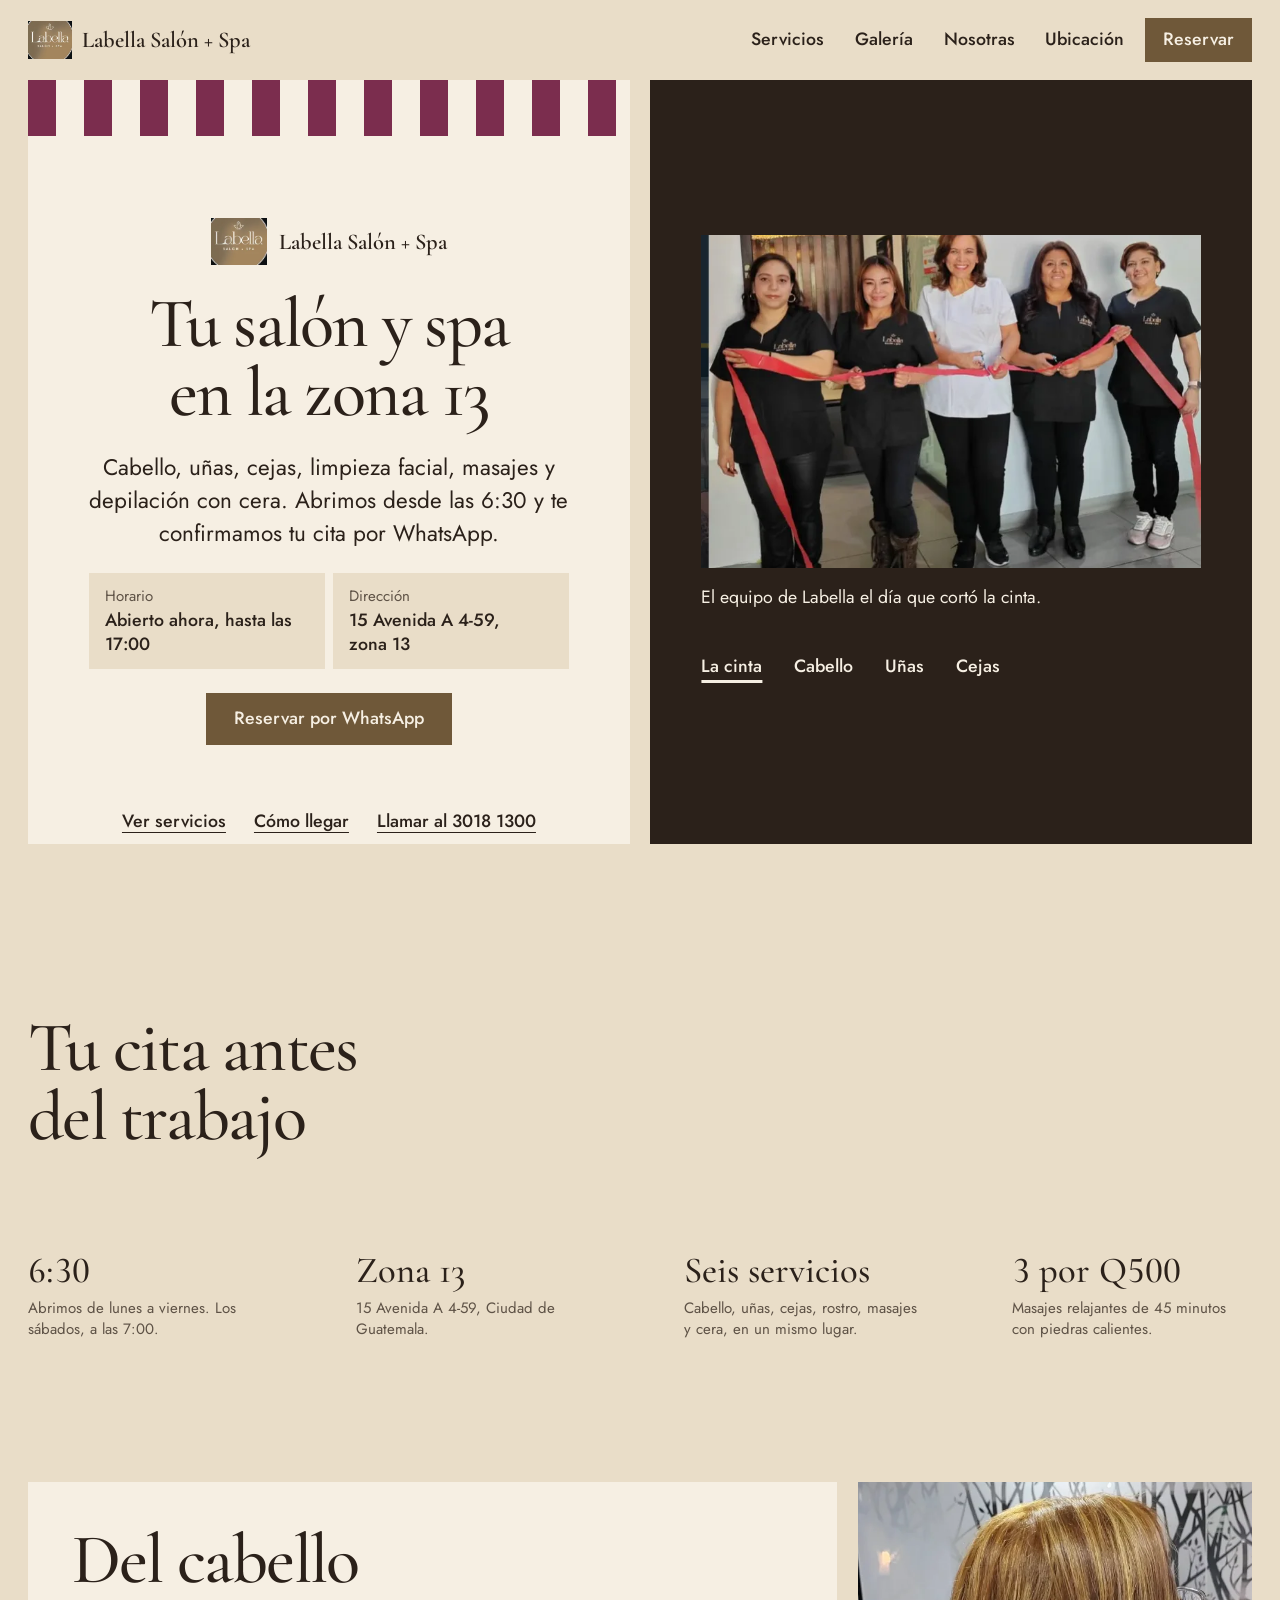
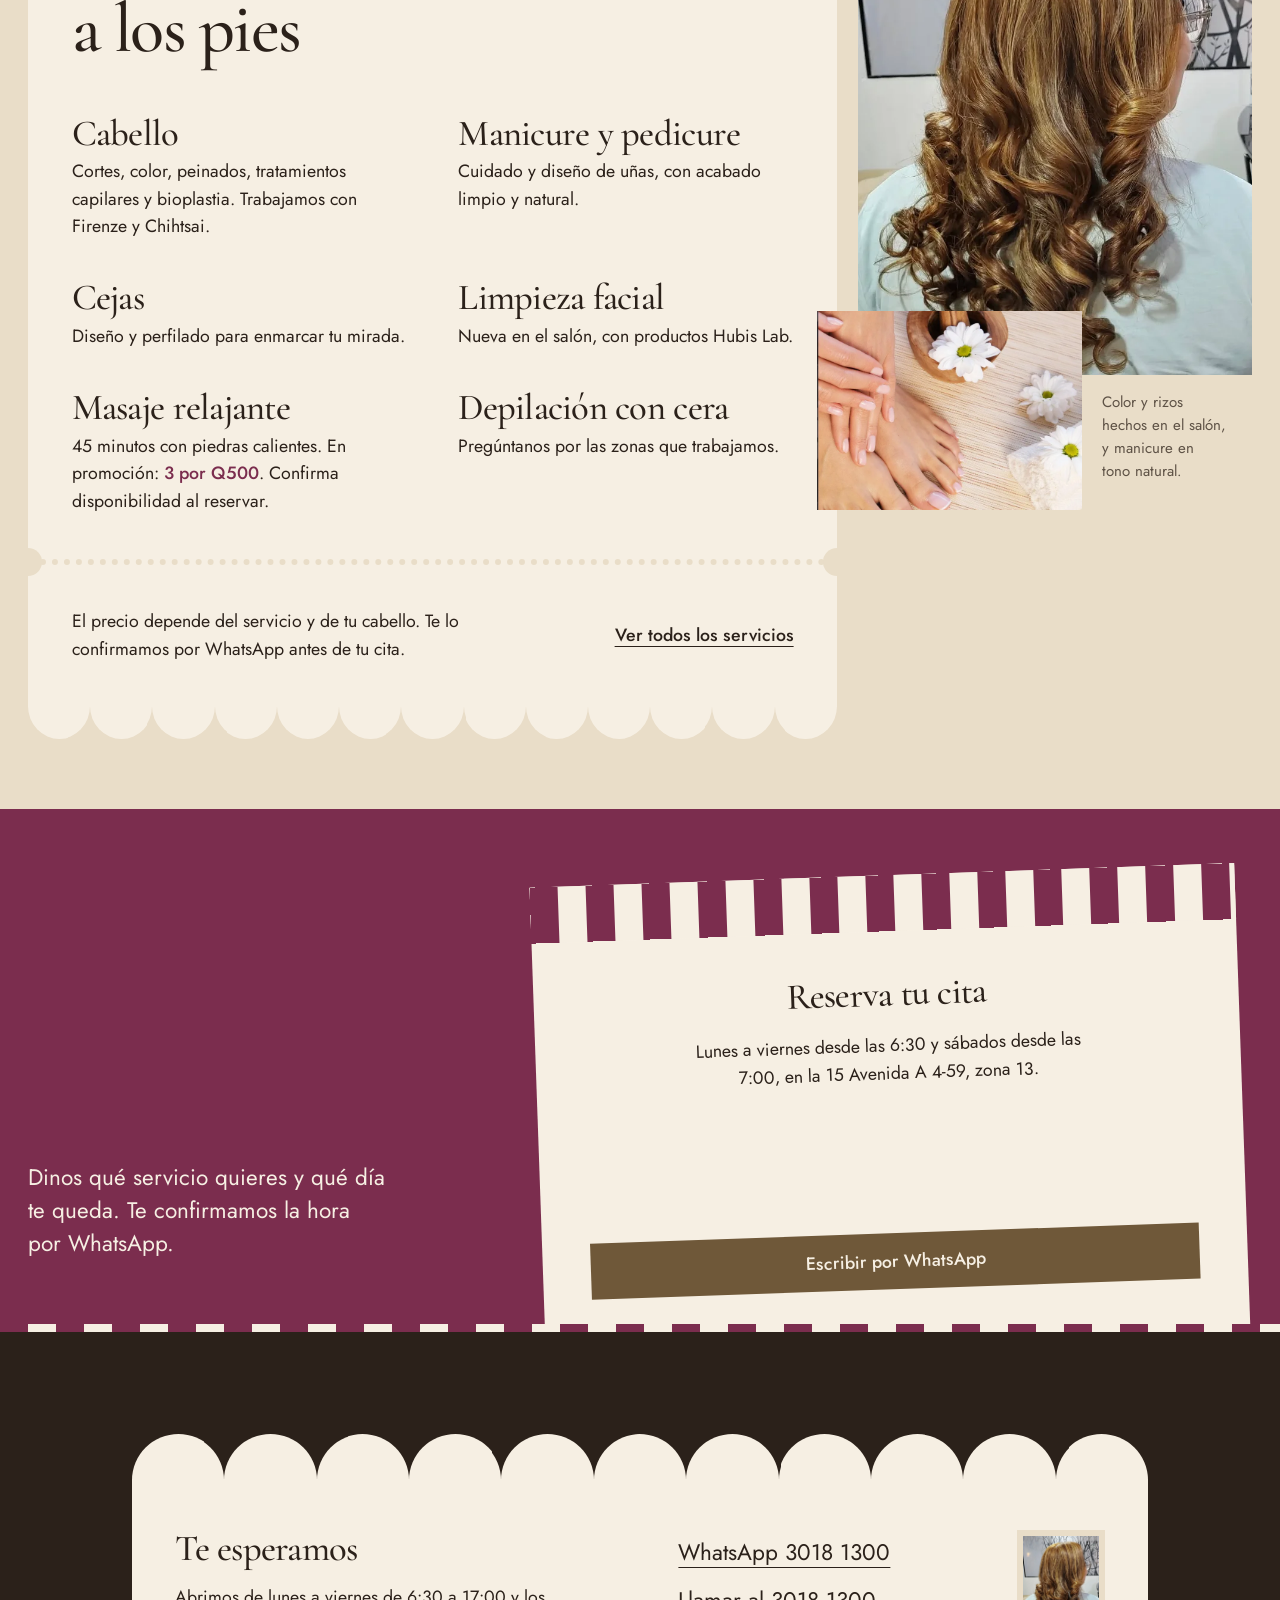
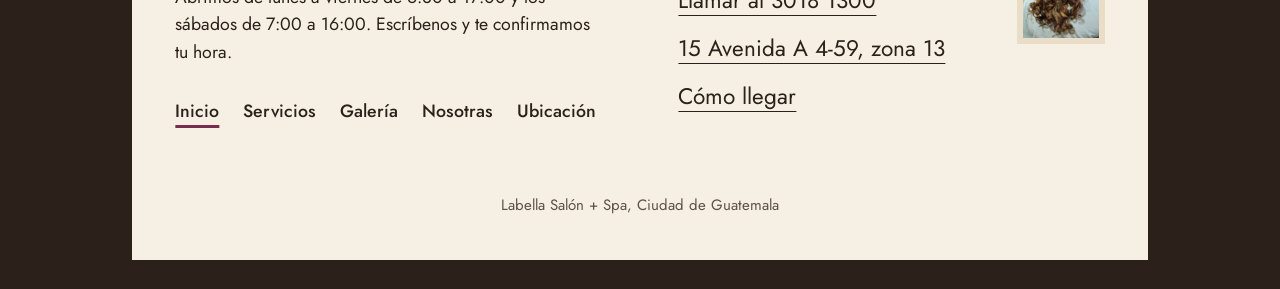
<file: index.html>
<!DOCTYPE html>
<html lang="es">
<head>
<meta charset="utf-8">
<meta name="viewport" content="width=device-width, initial-scale=1, viewport-fit=cover">
<title>Labella Salón + Spa | Salón de belleza y spa en zona 13, Guatemala</title>
<meta name="description" content="Salón y spa en la zona 13 de Ciudad de Guatemala: cabello, manicure y pedicure, cejas, limpieza facial, masajes y depilación. Reserva por WhatsApp.">
<meta name="theme-color" content="#E9DDC8">
<meta name="color-scheme" content="light">
<!-- TODO: confirmar la URL final de GitHub Pages (canonical, og:url, og:image y JSON-LD) -->
<link rel="canonical" href="https://psantos2729.github.io/Spa-and-Beauty/">
<link rel="icon" type="image/webp" href="assets/logo.webp">
<meta property="og:type" content="website">
<meta property="og:locale" content="es_GT">
<meta property="og:site_name" content="Labella Salón + Spa">
<meta property="og:title" content="Labella Salón + Spa, zona 13">
<meta property="og:description" content="Cabello, uñas, cejas, limpieza facial, masajes y depilación en la zona 13. Reserva tu cita por WhatsApp.">
<meta property="og:url" content="https://psantos2729.github.io/Spa-and-Beauty/">
<meta property="og:image" content="https://psantos2729.github.io/Spa-and-Beauty/assets/rizos.webp">
<meta property="og:image:width" content="661">
<meta property="og:image:height" content="884">
<meta property="og:image:alt" content="Cabello castaño con mechas doradas y rizos suaves, trabajo del salón">
<meta name="twitter:card" content="summary_large_image">
<meta name="twitter:title" content="Labella Salón + Spa, zona 13">
<meta name="twitter:description" content="Cabello, uñas, cejas, limpieza facial, masajes y depilación en la zona 13. Reserva tu cita por WhatsApp.">
<meta name="twitter:image" content="https://psantos2729.github.io/Spa-and-Beauty/assets/rizos.webp">
<script>document.documentElement.classList.add('js')</script>
<link rel="preconnect" href="https://fonts.googleapis.com">
<link rel="preconnect" href="https://fonts.gstatic.com" crossorigin>
<link rel="stylesheet" href="https://fonts.googleapis.com/css2?family=Cormorant+Garamond:ital,wght@0,500;0,600;1,500&amp;family=Jost:wght@400;500&amp;display=swap">
<link rel="stylesheet" href="styles.css">
<link rel="stylesheet" href="css/inicio.css">
<script src="script.js" defer></script>
<script type="application/ld+json">
{
  "@context": "https://schema.org",
  "@type": "BeautySalon",
  "name": "Labella Salón + Spa",
  "url": "https://psantos2729.github.io/Spa-and-Beauty/",
  "image": "https://psantos2729.github.io/Spa-and-Beauty/assets/rizos.webp",
  "telephone": "+502 3018 1300",
  "address": {
    "@type": "PostalAddress",
    "streetAddress": "15 Avenida A 4-59, Zona 13",
    "addressLocality": "Ciudad de Guatemala",
    "addressCountry": "GT"
  },
  "openingHoursSpecification": [
    {
      "@type": "OpeningHoursSpecification",
      "dayOfWeek": ["Monday", "Tuesday", "Wednesday", "Thursday", "Friday"],
      "opens": "06:30",
      "closes": "17:00"
    },
    {
      "@type": "OpeningHoursSpecification",
      "dayOfWeek": "Saturday",
      "opens": "07:00",
      "closes": "16:00"
    }
  ]
}
</script>
</head>
<body>

<a class="salto" href="#contenido">Saltar al contenido</a>

<!-- CABECERA (igual en todas las páginas; solo cambia dónde va aria-current="page") -->
<header class="cabecera">
  <div class="cabecera__in envoltura">
    <a class="marca" href="index.html" aria-current="page">
      <img src="assets/logo.webp" alt="" width="147" height="124">
      <span>Labella Salón + Spa</span>
    </a>
    <nav class="nav" aria-label="Principal">
      <ul>
        <li><a href="servicios.html">Servicios</a></li>
        <li><a href="galeria.html">Galería</a></li>
        <li><a href="nosotras.html">Nosotras</a></li>
        <li><a href="contacto.html">Ubicación</a></li>
      </ul>
    </nav>
    <a class="btn btn--chico" href="https://wa.me/50230181300?text=Hola%2C%20quiero%20reservar%20en%20Labella%20Sal%C3%B3n%20%2B%20Spa" data-wa>Reservar</a>
  </div>
</header>

<main id="contenido" tabindex="-1">

<!-- PORTADA: la tarjeta de cita junto a la sala -->
<section class="portada envoltura" aria-labelledby="titulo-inicio">
  <div class="portada__tarjeta">
    <div class="cinta" aria-hidden="true"></div>
    <div class="portada__cuerpo">
      <p class="portada__marca" data-rise style="--i:0"><img src="assets/logo.webp" alt="" width="147" height="124"><span>Labella Salón + Spa</span></p>
      <h1 id="titulo-inicio" class="t-display" data-rise style="--i:1">Tu salón y spa<br> en la zona 13</h1>
      <p class="t-lead portada__apoyo" data-rise style="--i:2">Cabello, uñas, cejas, limpieza facial, masajes y depilación con cera. Abrimos desde las 6:30 y te confirmamos tu cita por WhatsApp.</p>
      <dl class="portada__datos" data-rise style="--i:3">
        <div><dt>Horario</dt><dd data-hoy>Lunes a viernes desde las 6:30, sábados desde las 7:00</dd></div>
        <div><dt>Dirección</dt><dd>15 Avenida A 4-59, zona&nbsp;13</dd></div>
      </dl>
      <div data-rise style="--i:4">
        <a class="btn" href="https://wa.me/50230181300?text=Hola%2C%20quiero%20reservar%20en%20Labella%20Sal%C3%B3n%20%2B%20Spa" data-wa>Reservar por WhatsApp</a>
      </div>
    </div>
    <ul class="portada__enlaces" data-rise style="--i:5">
      <li><a class="enlace" href="servicios.html">Ver servicios</a></li>
      <li><a class="enlace" href="https://www.google.com/maps/search/?api=1&amp;query=15%20Avenida%20A%204-59%2C%20Zona%2013%2C%20Ciudad%20de%20Guatemala" target="_blank" rel="noopener">Cómo llegar</a></li>
      <li><a class="enlace" href="tel:+50230181300">Llamar al 3018 1300</a></li>
    </ul>
  </div>

  <div class="portada__sala campo-oscuro">
    <div class="portada__marco">
      <div id="fotos-portada" class="fundido foto foto--3x2" data-fundido>
        <img src="assets/equipo.webp" alt="El equipo de Labella cortando la cinta vino en la inauguración del salón" width="722" height="568" fetchpriority="high" data-pie="El equipo de Labella el día que cortó la cinta.">
        <img src="assets/rizos.webp" alt="Cabello castaño con mechas doradas y rizos suaves, trabajo del salón" width="661" height="884" loading="lazy" data-pie="Color y rizos, hechos en el salón.">
        <img src="assets/manicure.webp" alt="Manos y pies con manicure y pedicure en tono natural" width="722" height="545" loading="lazy" data-pie="Manicure y pedicure en tono natural.">
        <img src="assets/cejas.webp" alt="Diseño de cejas con pinza" width="724" height="303" loading="lazy" data-pie="Diseño y perfilado de cejas.">
      </div>
      <p class="pie-foto portada__pie" data-fundido-pie data-para="fotos-portada">El equipo de Labella el día que cortó la cinta.</p>
      <div class="fundido-elegir" data-fundido-elegir data-para="fotos-portada" role="group" aria-label="Elegir foto" hidden>
        <button type="button" aria-pressed="true">La cinta</button>
        <button type="button" aria-pressed="false">Cabello</button>
        <button type="button" aria-pressed="false">Uñas</button>
        <button type="button" aria-pressed="false">Cejas</button>
      </div>
    </div>
  </div>
</section>

<!-- PRESENTACIÓN: título, nota y fila de datos -->
<section class="presenta envoltura" aria-labelledby="titulo-presenta" data-reveal-group>
  <div class="presenta__fila rejilla">
    <h2 id="titulo-presenta" class="t-display" data-reveal>Tu cita antes<br> del trabajo</h2>
  </div>
  <ul class="datos-fila">
    <li data-reveal><span class="serif t-head cifras">6:30</span><span class="t-small nota">Abrimos de lunes a viernes. Los sábados, a las 7:00.</span></li>
    <li data-reveal><span class="serif t-head">Zona 13</span><span class="t-small nota">15 Avenida A 4-59, Ciudad de Guatemala.</span></li>
    <li data-reveal><span class="serif t-head">Seis servicios</span><span class="t-small nota">Cabello, uñas, cejas, rostro, masajes y cera, en un mismo lugar.</span></li>
    <li data-reveal><span class="serif t-head cifras">3 por Q500</span><span class="t-small nota">Masajes relajantes de 45 minutos con piedras calientes.</span></li>
  </ul>
</section>

<!-- SERVICIOS EN BREVE: la hoja de servicios con su talón -->
<section class="carta envoltura" aria-labelledby="titulo-carta">
  <div class="carta__in rejilla">
    <div class="carta__hoja hoja feston-abajo" data-reveal-group>
      <h2 id="titulo-carta" class="t-display" data-reveal>Del cabello<br> a los pies</h2>
      <ul class="carta__lista">
        <li data-reveal>
          <h3>Cabello</h3>
          <p>Cortes, color, peinados, tratamientos capilares y bioplastia. Trabajamos con Firenze y Chihtsai.</p>
        </li>
        <li data-reveal>
          <h3>Manicure y pedicure</h3>
          <p>Cuidado y diseño de uñas, con acabado limpio y natural.</p>
        </li>
        <li data-reveal>
          <h3>Cejas</h3>
          <p>Diseño y perfilado para enmarcar tu mirada.</p>
        </li>
        <li data-reveal>
          <h3>Limpieza facial</h3>
          <p>Nueva en el salón, con productos Hubis Lab.</p>
        </li>
        <li data-reveal>
          <h3>Masaje relajante</h3>
          <p>45 minutos con piedras calientes. En promoción: <strong class="carta__promo">3 por Q500</strong>. Confirma disponibilidad al reservar.</p>
        </li>
        <li data-reveal>
          <h3>Depilación con cera</h3>
          <p>Pregúntanos por las zonas que trabajamos.</p>
        </li>
      </ul>
      <div class="talon carta__talon" data-reveal>
        <p>El precio depende del servicio y de tu cabello. Te lo confirmamos por WhatsApp antes de tu cita.</p>
        <a class="enlace" href="servicios.html">Ver todos los servicios</a>
      </div>
    </div>
    <div class="carta__fotos" data-reveal-group>
      <div class="carta__grande foto foto--4x5" data-reveal>
        <img src="assets/rizos.webp" alt="Rizos castaños con mechas doradas, hechos en el salón" width="661" height="884" loading="lazy">
      </div>
      <div class="carta__chica foto foto--4x3" data-reveal>
        <img src="assets/manicure.webp" alt="Manicure y pedicure con acabado natural" width="722" height="545" loading="lazy">
      </div>
      <p class="pie-foto" data-reveal>Color y rizos hechos en el salón, y manicure en tono natural.</p>
    </div>
  </div>
</section>

<!-- RESERVA: la tarjeta de respuesta (compartida) -->
<section class="respuesta campo-vino" aria-labelledby="titulo-reserva">
  <div class="respuesta__in envoltura rejilla" data-reveal-group>
    <p class="respuesta__nota" data-reveal>Dinos qué servicio quieres y qué día te queda. Te confirmamos la hora por WhatsApp.</p>
    <div class="respuesta__lugar" data-reveal>
      <div class="respuesta__tarjeta">
        <div class="cinta" aria-hidden="true"></div>
        <h2 id="titulo-reserva">Reserva tu cita</h2>
        <p>Lunes a viernes desde las 6:30 y sábados desde las 7:00, en la 15 Avenida A 4-59, zona 13.</p>
        <a class="btn btn--barra" href="https://wa.me/50230181300?text=Hola%2C%20quiero%20reservar%20en%20Labella%20Sal%C3%B3n%20%2B%20Spa" data-wa>Escribir por WhatsApp</a>
      </div>
    </div>
  </div>
</section>

</main>

<!-- PIE: el reverso de la tarjeta (igual en todas las páginas) -->
<footer class="pie">
  <div class="cinta cinta--fina" aria-hidden="true"></div>
  <div class="pie__fondo envoltura rejilla">
    <div class="pie__tarjeta feston-arriba">
      <div class="pie__mensaje">
        <h2>Te esperamos</h2>
        <p>Abrimos de lunes a viernes de 6:30 a 17:00 y los sábados de 7:00 a 16:00. Escríbenos y te confirmamos tu hora.</p>
        <nav class="pie__nav" aria-label="Páginas del sitio">
          <ul>
            <li><a href="index.html" aria-current="page">Inicio</a></li>
            <li><a href="servicios.html">Servicios</a></li>
            <li><a href="galeria.html">Galería</a></li>
            <li><a href="nosotras.html">Nosotras</a></li>
            <li><a href="contacto.html">Ubicación</a></li>
          </ul>
        </nav>
      </div>
      <div class="pie__datos">
        <ul class="pie__lineas">
          <li><a href="https://wa.me/50230181300?text=Hola%2C%20quiero%20reservar%20en%20Labella%20Sal%C3%B3n%20%2B%20Spa" data-wa>WhatsApp 3018 1300</a></li>
          <li><a href="tel:+50230181300">Llamar al 3018 1300</a></li>
          <li><a href="https://www.google.com/maps/search/?api=1&amp;query=15%20Avenida%20A%204-59%2C%20Zona%2013%2C%20Ciudad%20de%20Guatemala" target="_blank" rel="noopener">15 Avenida A 4-59, zona&nbsp;13</a></li>
          <li><a href="contacto.html">Cómo llegar</a></li>
        </ul>
        <figure class="sello"><img src="assets/rizos.webp" alt="" width="661" height="884" loading="lazy"></figure>
      </div>
      <p class="pie__imprenta">Labella Salón + Spa, Ciudad de Guatemala</p>
    </div>
  </div>
</footer>

</body>
</html>
</file>
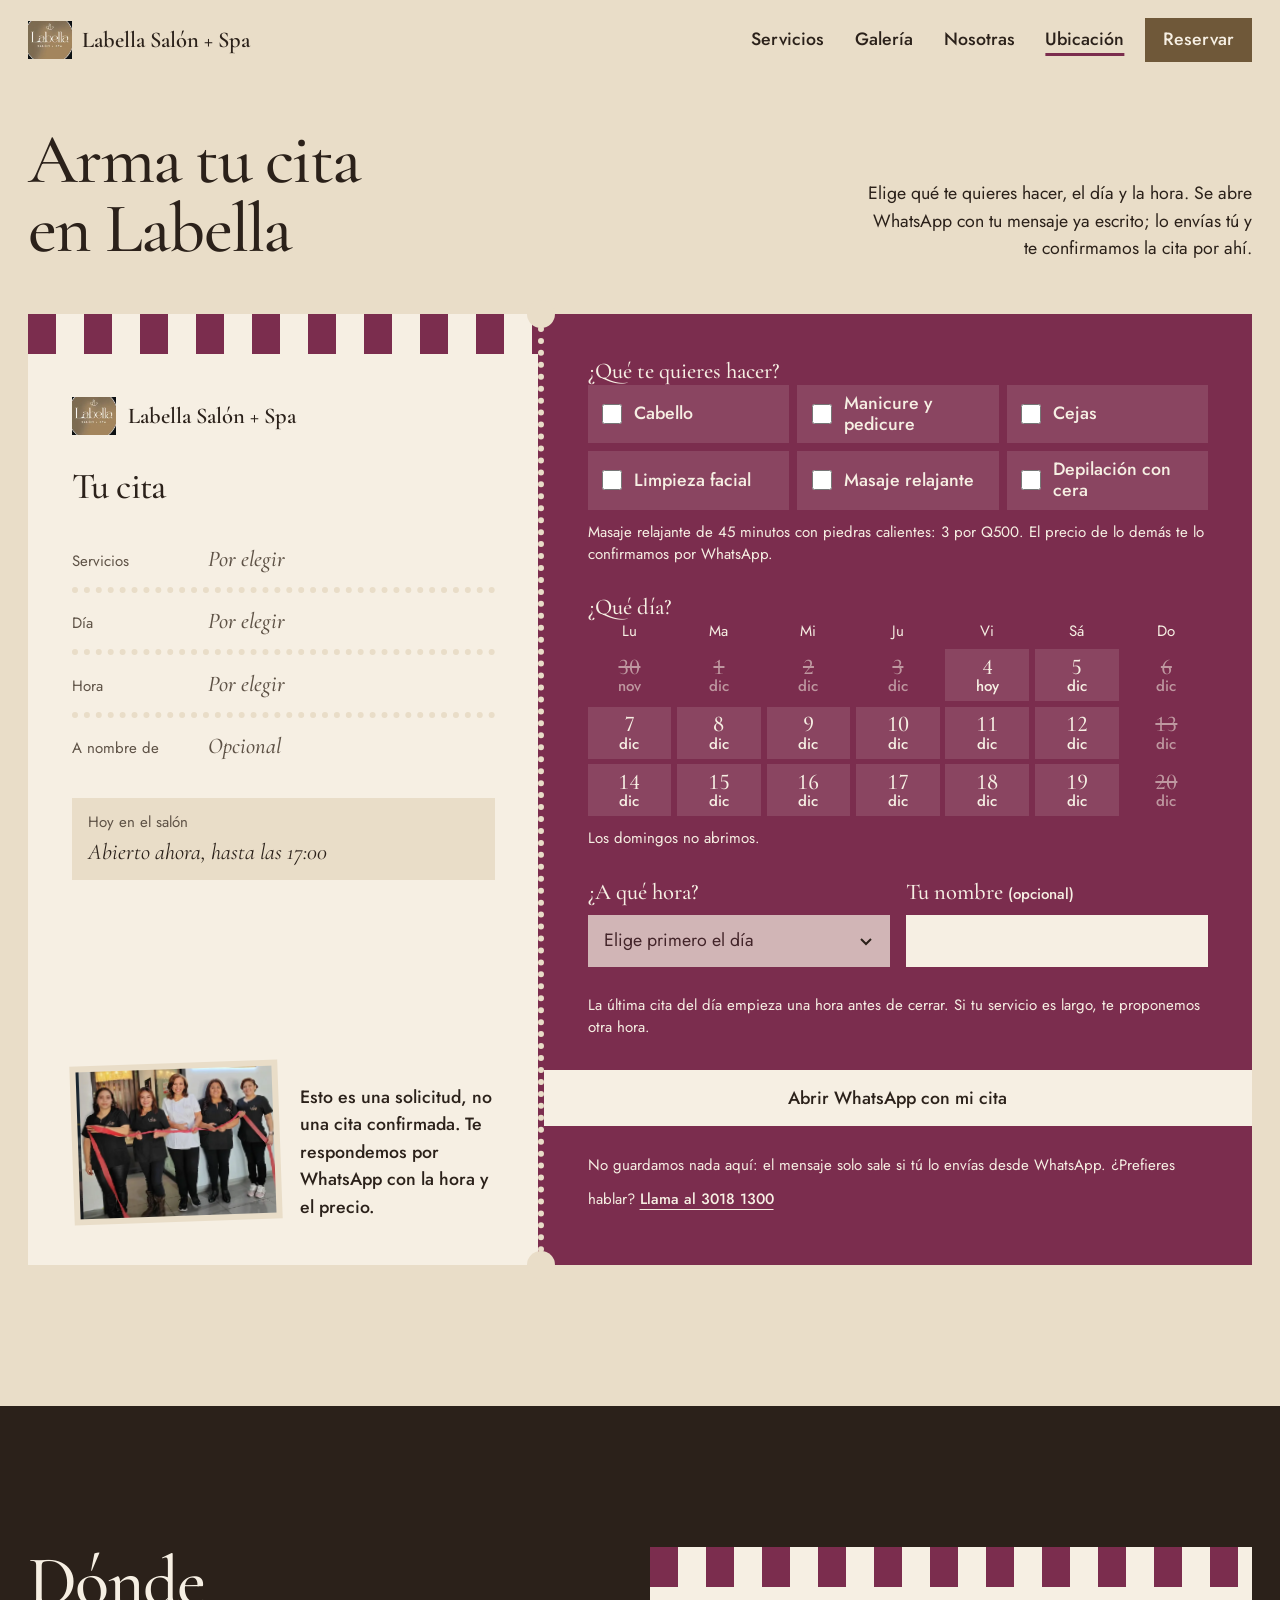
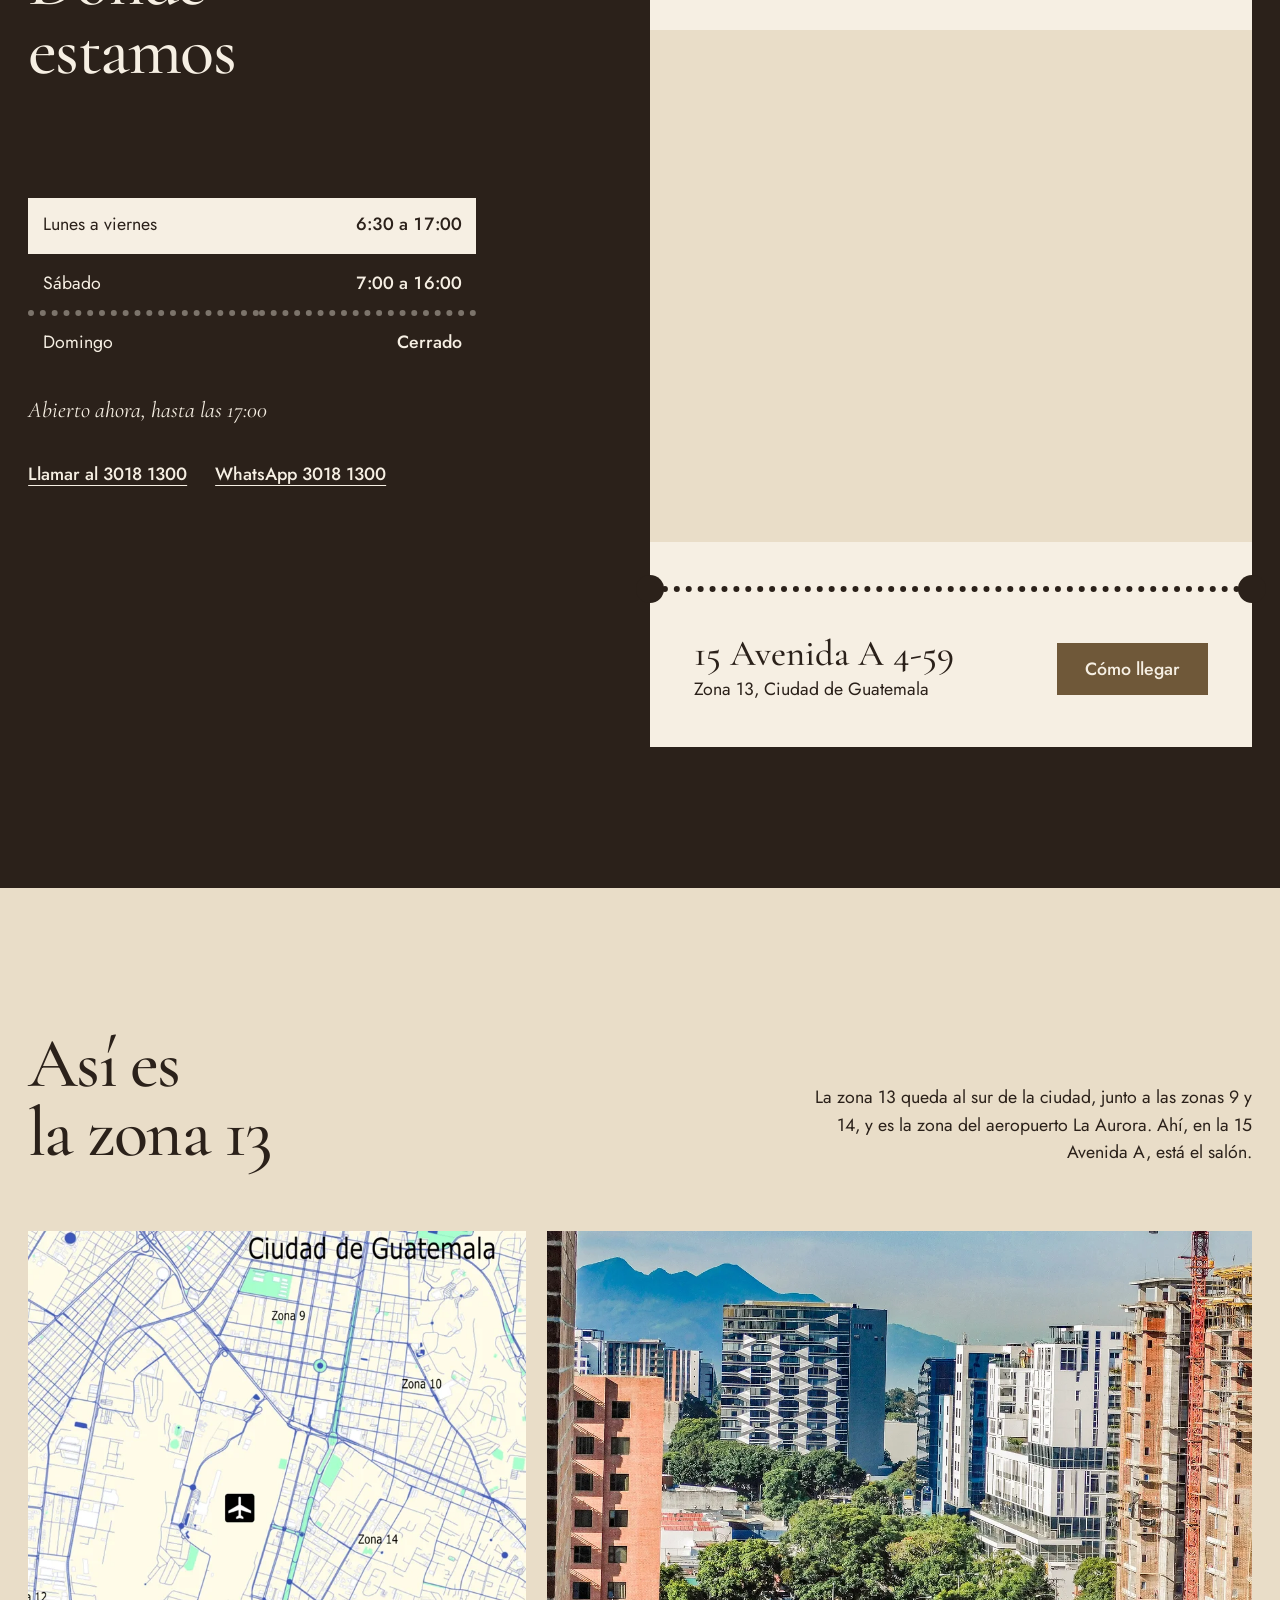
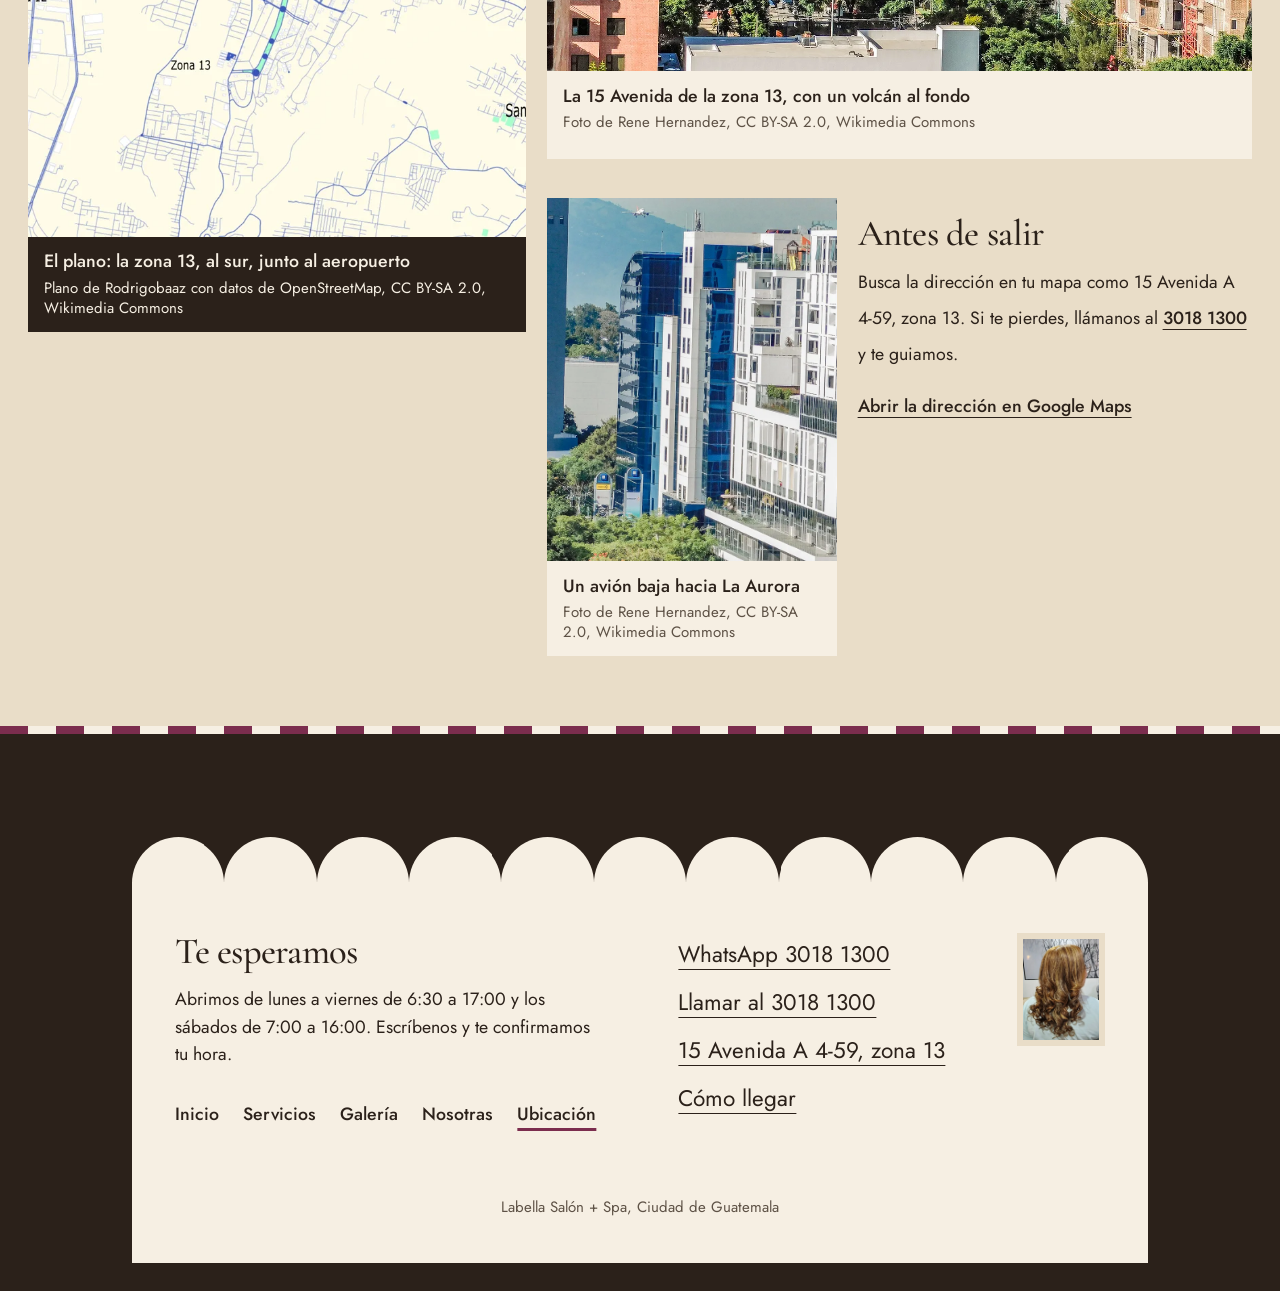
<file: contacto.html>
<!DOCTYPE html>
<html lang="es">
<head>
<meta charset="utf-8">
<meta name="viewport" content="width=device-width, initial-scale=1, viewport-fit=cover">
<title>Reservar y ubicación | Labella Salón + Spa, zona 13, Guatemala</title>
<meta name="description" content="Arma tu cita en Labella Salón + Spa y envíala por WhatsApp. 15 Avenida A 4-59, zona 13, Ciudad de Guatemala. Lunes a viernes de 6:30 a 17:00, sábados de 7:00 a 16:00.">
<meta name="theme-color" content="#E9DDC8">
<meta name="color-scheme" content="light">
<link rel="canonical" href="https://psantos2729.github.io/Spa-and-Beauty/contacto.html">
<link rel="icon" type="image/webp" href="assets/logo.webp">
<meta property="og:type" content="website">
<meta property="og:locale" content="es_GT">
<meta property="og:site_name" content="Labella Salón + Spa">
<meta property="og:title" content="Reservar y ubicación | Labella Salón + Spa">
<meta property="og:description" content="Arma tu cita y envíala por WhatsApp. 15 Avenida A 4-59, zona 13, Ciudad de Guatemala.">
<meta property="og:url" content="https://psantos2729.github.io/Spa-and-Beauty/contacto.html">
<meta property="og:image" content="https://psantos2729.github.io/Spa-and-Beauty/assets/rizos.webp">
<script>document.documentElement.classList.add('js')</script>
<link rel="preconnect" href="https://fonts.googleapis.com">
<link rel="preconnect" href="https://fonts.gstatic.com" crossorigin>
<link rel="stylesheet" href="https://fonts.googleapis.com/css2?family=Cormorant+Garamond:ital,wght@0,500;0,600;1,500&amp;family=Jost:wght@400;500&amp;display=swap">
<link rel="stylesheet" href="styles.css">
<link rel="stylesheet" href="css/contacto.css">
<script src="script.js" defer></script>
<script src="js/contacto.js" defer></script>
</head>
<body>

<a class="salto" href="#contenido">Saltar al contenido</a>

<!-- CABECERA (igual en todas las páginas; solo cambia dónde va aria-current="page") -->
<header class="cabecera">
  <div class="cabecera__in envoltura">
    <a class="marca" href="index.html">
      <img src="assets/logo.webp" alt="" width="147" height="124">
      <span>Labella Salón + Spa</span>
    </a>
    <nav class="nav" aria-label="Principal">
      <ul>
        <li><a href="servicios.html">Servicios</a></li>
        <li><a href="galeria.html">Galería</a></li>
        <li><a href="nosotras.html">Nosotras</a></li>
        <li><a href="contacto.html" aria-current="page">Ubicación</a></li>
      </ul>
    </nav>
    <a class="btn btn--chico" href="https://wa.me/50230181300?text=Hola%2C%20quiero%20reservar%20en%20Labella%20Sal%C3%B3n%20%2B%20Spa" data-wa>Reservar</a>
  </div>
</header>

<main id="contenido" tabindex="-1">

<!-- ARMA TU CITA: el cupón para recortar. A la izquierda la tarjeta de cita que se va llenando;
     a la derecha, tras el perforado, lo que eliges. Sin JavaScript queda el enlace de WhatsApp y el teléfono. -->
<section class="cita envoltura" aria-labelledby="titulo-cita">
  <div class="cita__cabeza rejilla">
    <h1 id="titulo-cita" class="t-display" data-rise style="--i:0">Arma tu cita<br> en Labella</h1>
    <p class="cita__apoyo" data-rise style="--i:1">Elige qué te quieres hacer, el día y la hora. Se abre WhatsApp con tu mensaje ya escrito; lo envías tú y te confirmamos la cita por ahí.</p>
  </div>

  <div class="cupon" data-rise style="--i:2">
    <!-- La tarjeta de cita: lo que te llevas -->
    <div class="cupon__tarjeta">
      <div class="cinta cinta--media" aria-hidden="true"></div>
      <div class="cupon__tarjeta-in">
        <p class="cupon__marca"><img src="assets/logo.webp" alt="" width="147" height="124"><span>Labella Salón + Spa</span></p>
        <h2 class="t-head">Tu cita</h2>
        <dl class="cupon__datos" aria-live="polite">
          <div><dt>Servicios</dt><dd data-cita="servicios" class="vacio">Por elegir</dd></div>
          <div><dt>Día</dt><dd data-cita="dia" class="vacio">Por elegir</dd></div>
          <div><dt>Hora</dt><dd data-cita="hora" class="vacio cifras">Por elegir</dd></div>
          <div><dt>A nombre de</dt><dd data-cita="nombre" class="vacio">Opcional</dd></div>
        </dl>
        <p class="cupon__hoy"><span class="nota t-small">Hoy en el salón</span><span data-hoy>Lunes a viernes de 6:30 a 17:00, sábados de 7:00 a 16:00</span></p>
        <div class="cupon__pie">
          <figure class="cupon__sello">
            <img src="assets/equipo.webp" alt="El equipo de Labella el día que cortó la cinta del salón" width="722" height="568" loading="lazy">
          </figure>
          <p class="cupon__aviso">Esto es una solicitud, no una cita confirmada. Te respondemos por WhatsApp con la hora y el precio.</p>
        </div>
      </div>
    </div>

    <!-- El cupón: lo que eliges (se arma con js/contacto.js) -->
    <div class="cupon__corte">
      <div class="cupon__sinjs" data-sinjs>
        <p class="t-lead">Escríbenos por WhatsApp con el servicio, el día y la hora que te quedan, y te confirmamos la cita.</p>
        <a class="btn btn--barra btn--papel" href="https://wa.me/50230181300?text=Hola%2C%20quiero%20reservar%20en%20Labella%20Sal%C3%B3n%20%2B%20Spa" data-wa>Escribir por WhatsApp</a>
        <a class="enlace" href="tel:+50230181300">O llámanos al 3018 1300</a>
      </div>

      <form class="armador" id="armador" hidden novalidate aria-label="Arma tu cita">
        <fieldset class="armador__grupo">
          <legend class="armador__titulo">¿Qué te quieres hacer?</legend>
          <div class="armador__servicios">
            <label class="ficha"><input type="checkbox" name="servicio" value="Cabello"><span>Cabello</span></label>
            <label class="ficha"><input type="checkbox" name="servicio" value="Manicure y pedicure"><span>Manicure y pedicure</span></label>
            <label class="ficha"><input type="checkbox" name="servicio" value="Cejas"><span>Cejas</span></label>
            <label class="ficha"><input type="checkbox" name="servicio" value="Limpieza facial"><span>Limpieza facial</span></label>
            <label class="ficha"><input type="checkbox" name="servicio" value="Masaje relajante"><span>Masaje relajante</span></label>
            <label class="ficha"><input type="checkbox" name="servicio" value="Depilación con cera"><span>Depilación con cera</span></label>
          </div>
          <p class="armador__nota">Masaje relajante de 45 minutos con piedras calientes: 3 por Q500. El precio de lo demás te lo confirmamos por WhatsApp.</p>
        </fieldset>

        <fieldset class="armador__grupo">
          <legend class="armador__titulo">¿Qué día?</legend>
          <div class="calendario" data-calendario>
            <div class="calendario__dias" aria-hidden="true"><span>Lu</span><span>Ma</span><span>Mi</span><span>Ju</span><span>Vi</span><span>Sá</span><span>Do</span></div>
            <div class="calendario__rejilla" data-dias></div>
          </div>
          <p class="armador__nota">Los domingos no abrimos.</p>
        </fieldset>

        <div class="armador__fila">
          <div class="campo">
            <label for="cita-hora" class="armador__titulo">¿A qué hora?</label>
            <div class="campo__select">
              <select id="cita-hora" name="hora" disabled>
                <option value="">Elige primero el día</option>
              </select>
              <svg viewBox="0 0 16 16" aria-hidden="true"><path d="M3 6l5 5 5-5" fill="none" stroke="currentColor" stroke-width="2"/></svg>
            </div>
          </div>
          <div class="campo">
            <label for="cita-nombre" class="armador__titulo">Tu nombre <span>(opcional)</span></label>
            <input id="cita-nombre" name="nombre" type="text" autocomplete="given-name" autocapitalize="words" maxlength="40" enterkeyhint="send">
          </div>
        </div>
        <p class="armador__nota">La última cita del día empieza una hora antes de cerrar. Si tu servicio es largo, te proponemos otra hora.</p>

        <p class="armador__estado" data-estado role="status" aria-live="polite"></p>
        <button class="btn btn--barra btn--papel armador__enviar" type="submit">Abrir WhatsApp con mi cita</button>
        <p class="armador__privado">No guardamos nada aquí: el mensaje solo sale si tú lo envías desde WhatsApp. ¿Prefieres hablar? <a class="enlace" href="tel:+50230181300">Llama al 3018 1300</a></p>
      </form>
    </div>
  </div>
</section>

<!-- DÓNDE ESTAMOS: el horario a la izquierda, el mapa como una hoja con su talón -->
<section class="donde campo-oscuro" aria-labelledby="titulo-donde">
  <div class="donde__in envoltura rejilla">
    <div class="donde__datos" data-reveal-group>
      <h2 id="titulo-donde" class="t-display" data-reveal>Dónde<br> estamos</h2>
      <p class="t-lead" data-reveal>15 Avenida A 4-59, zona&nbsp;13, Ciudad de Guatemala.</p>
      <table class="horario" data-reveal data-horario>
        <caption class="sr-only">Horario de Labella</caption>
        <tbody>
          <tr data-dia="1 2 3 4 5"><th scope="row">Lunes a viernes</th><td class="cifras">6:30 a 17:00</td></tr>
          <tr data-dia="6"><th scope="row">Sábado</th><td class="cifras">7:00 a 16:00</td></tr>
          <tr data-dia="0"><th scope="row">Domingo</th><td>Cerrado</td></tr>
        </tbody>
      </table>
      <p class="donde__hoy" data-reveal data-hoy>Lunes a viernes de 6:30 a 17:00, sábados de 7:00 a 16:00</p>
      <ul class="donde__enlaces" data-reveal>
        <li><a class="enlace" href="tel:+50230181300">Llamar al 3018 1300</a></li>
        <li><a class="enlace" href="https://wa.me/50230181300?text=Hola%2C%20quiero%20reservar%20en%20Labella%20Sal%C3%B3n%20%2B%20Spa" data-wa>WhatsApp 3018 1300</a></li>
      </ul>
    </div>

    <div class="donde__hoja-lugar" data-reveal>
      <div class="donde__hoja">
        <div class="cinta cinta--media" aria-hidden="true"></div>
        <div class="donde__mapa">
          <iframe src="https://www.google.com/maps?q=15+Avenida+A+4-59,+Zona+13,+Ciudad+de+Guatemala&amp;output=embed" title="Mapa de Labella Salón + Spa en 15 Avenida A 4-59, zona 13, Ciudad de Guatemala" loading="lazy" referrerpolicy="no-referrer-when-downgrade"></iframe>
        </div>
        <div class="talon donde__talon">
          <p><span class="serif">15 Avenida A 4-59</span><span>Zona 13, Ciudad de Guatemala</span></p>
          <a class="btn" href="https://www.google.com/maps/search/?api=1&amp;query=15%20Avenida%20A%204-59%2C%20Zona%2013%2C%20Ciudad%20de%20Guatemala" target="_blank" rel="noopener">Cómo llegar</a>
        </div>
      </div>
    </div>
  </div>
</section>

<!-- LA ZONA: fotos y plano de la zona 13 con su tira de datos -->
<section class="zona envoltura" aria-labelledby="titulo-zona">
  <div class="zona__cabeza rejilla" data-reveal-group>
    <h2 id="titulo-zona" class="t-display" data-reveal>Así es<br> la zona 13</h2>
    <p class="zona__nota" data-reveal>La zona 13 queda al sur de la ciudad, junto a las zonas 9 y 14, y es la zona del aeropuerto La Aurora. Ahí, en la 15 Avenida A, está el salón.</p>
  </div>

  <div class="zona__mesa rejilla">
    <figure class="lamina lamina--plano" data-reveal>
      <div class="lamina__foto lamina__foto--plano"><img src="assets/zona13-plano.webp" alt="Plano de calles del sur de Ciudad de Guatemala con las zonas 9, 10, 13 y 14 y el aeropuerto al centro" width="736" height="896" loading="lazy"></div>
      <figcaption class="lamina__tira lamina__tira--oscura">
        <span class="lamina__que">El plano: la zona 13, al sur, junto al aeropuerto</span>
        <span class="lamina__credito">Plano de Rodrigobaaz con datos de OpenStreetMap, CC BY-SA 2.0, Wikimedia Commons</span>
      </figcaption>
    </figure>

    <figure class="lamina lamina--calle" data-reveal>
      <div class="lamina__foto lamina__foto--calle"><img src="assets/zona13-calle.webp" alt="Edificios y árboles de la 15 Avenida de la zona 13, con un volcán al fondo" width="1280" height="800" loading="lazy"></div>
      <figcaption class="lamina__tira">
        <span class="lamina__que">La 15 Avenida de la zona 13, con un volcán al fondo</span>
        <span class="lamina__credito">Foto de Rene Hernandez, CC BY-SA 2.0, Wikimedia Commons</span>
      </figcaption>
    </figure>

    <figure class="lamina lamina--avion" data-reveal>
      <div class="lamina__foto lamina__foto--avion"><img src="assets/zona13-avion.webp" alt="Un avión baja hacia el aeropuerto La Aurora sobre los edificios de la zona 13" width="720" height="900" loading="lazy"></div>
      <figcaption class="lamina__tira">
        <span class="lamina__que">Un avión baja hacia La Aurora</span>
        <span class="lamina__credito">Foto de Rene Hernandez, CC BY-SA 2.0, Wikimedia Commons</span>
      </figcaption>
    </figure>

    <div class="zona__llegar" data-reveal-group>
      <h3 class="t-head" data-reveal>Antes de salir</h3>
      <p data-reveal>Busca la dirección en tu mapa como 15 Avenida A 4-59, zona 13. Si te pierdes, llámanos al <a class="enlace" href="tel:+50230181300">3018 1300</a> y te guiamos.</p>
      <p data-reveal><a class="enlace" href="https://www.google.com/maps/search/?api=1&amp;query=15%20Avenida%20A%204-59%2C%20Zona%2013%2C%20Ciudad%20de%20Guatemala" target="_blank" rel="noopener">Abrir la dirección en Google Maps</a></p>
    </div>
  </div>
</section>

</main>

<!-- PIE: el reverso de la tarjeta (igual en todas las páginas) -->
<footer class="pie">
  <div class="cinta cinta--fina" aria-hidden="true"></div>
  <div class="pie__fondo envoltura rejilla">
    <div class="pie__tarjeta feston-arriba">
      <div class="pie__mensaje">
        <h2>Te esperamos</h2>
        <p>Abrimos de lunes a viernes de 6:30 a 17:00 y los sábados de 7:00 a 16:00. Escríbenos y te confirmamos tu hora.</p>
        <nav class="pie__nav" aria-label="Páginas del sitio">
          <ul>
            <li><a href="index.html">Inicio</a></li>
            <li><a href="servicios.html">Servicios</a></li>
            <li><a href="galeria.html">Galería</a></li>
            <li><a href="nosotras.html">Nosotras</a></li>
            <li><a href="contacto.html" aria-current="page">Ubicación</a></li>
          </ul>
        </nav>
      </div>
      <div class="pie__datos">
        <ul class="pie__lineas">
          <li><a href="https://wa.me/50230181300?text=Hola%2C%20quiero%20reservar%20en%20Labella%20Sal%C3%B3n%20%2B%20Spa" data-wa>WhatsApp 3018 1300</a></li>
          <li><a href="tel:+50230181300">Llamar al 3018 1300</a></li>
          <li><a href="https://www.google.com/maps/search/?api=1&amp;query=15%20Avenida%20A%204-59%2C%20Zona%2013%2C%20Ciudad%20de%20Guatemala" target="_blank" rel="noopener">15 Avenida A 4-59, zona&nbsp;13</a></li>
          <li><a href="contacto.html">Cómo llegar</a></li>
        </ul>
        <figure class="sello"><img src="assets/rizos.webp" alt="" width="661" height="884" loading="lazy"></figure>
      </div>
      <p class="pie__imprenta">Labella Salón + Spa, Ciudad de Guatemala</p>
    </div>
  </div>
</footer>

</body>
</html>
</file>
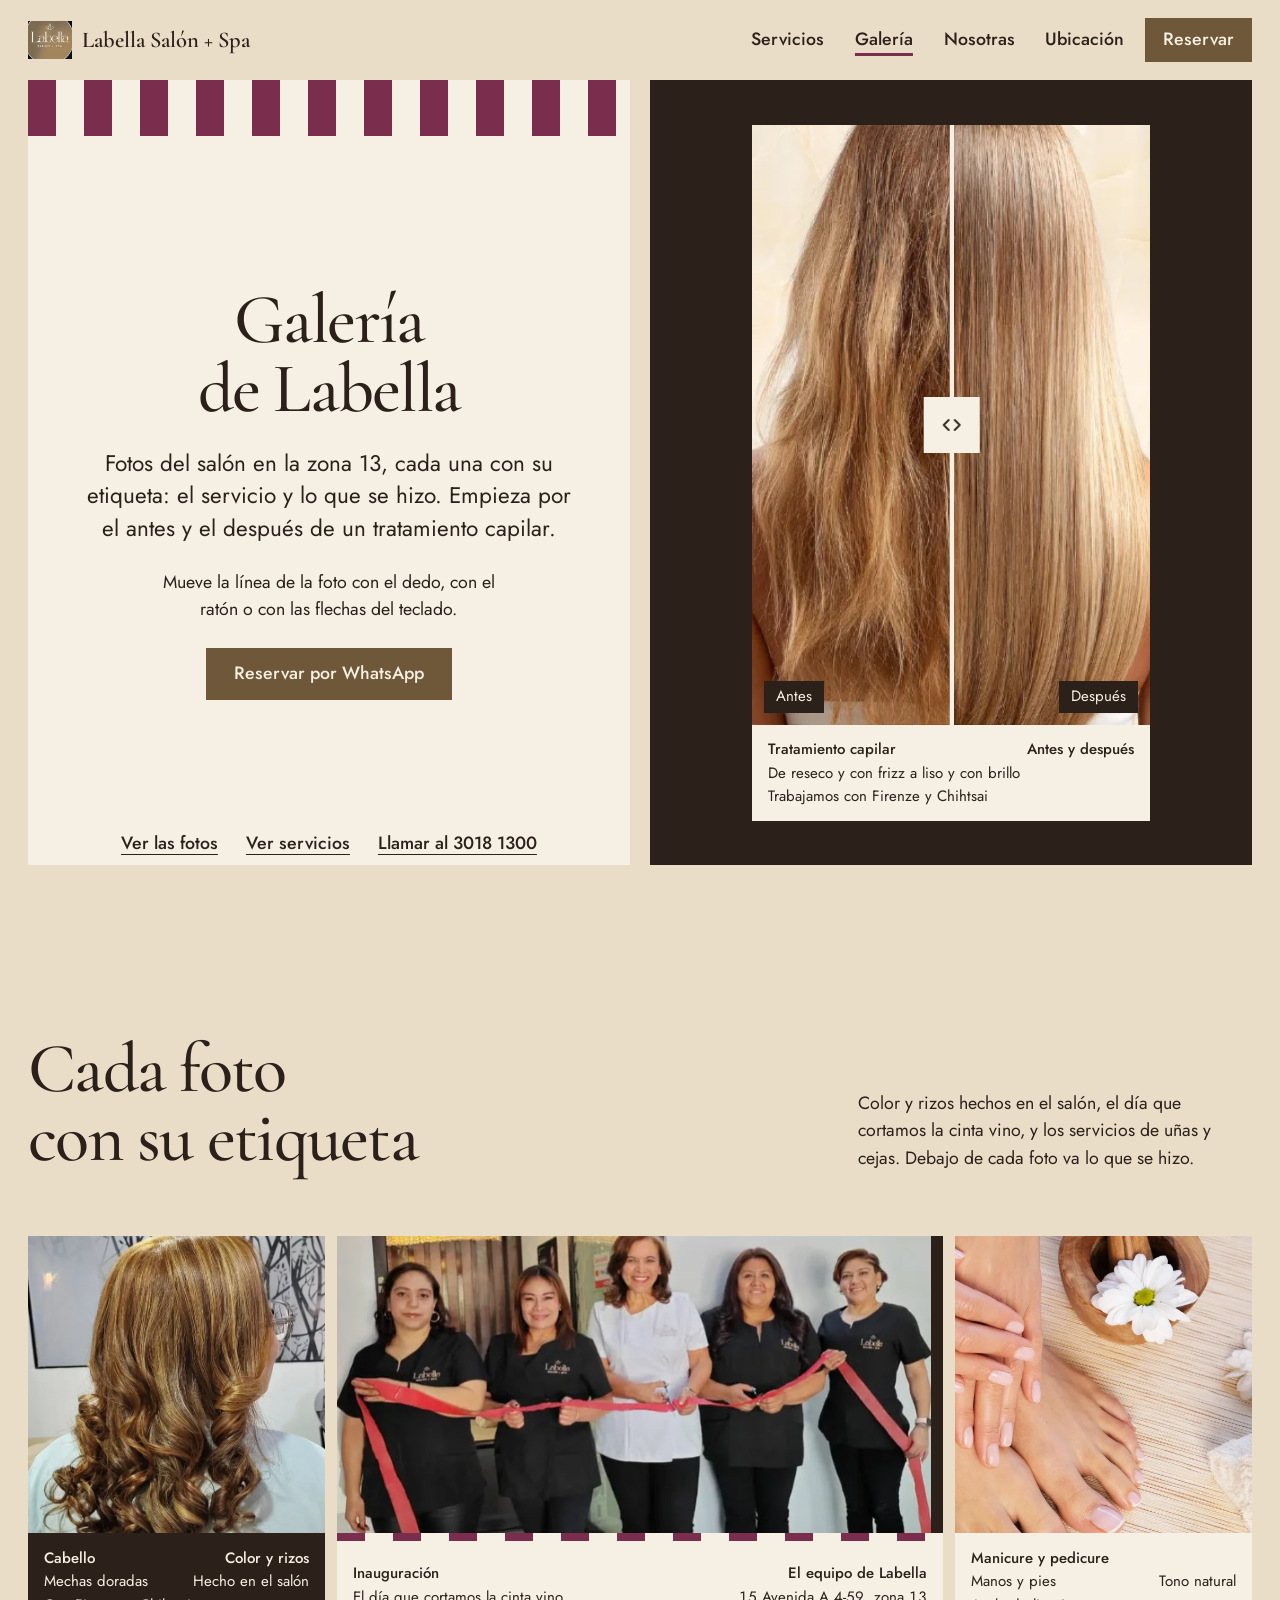
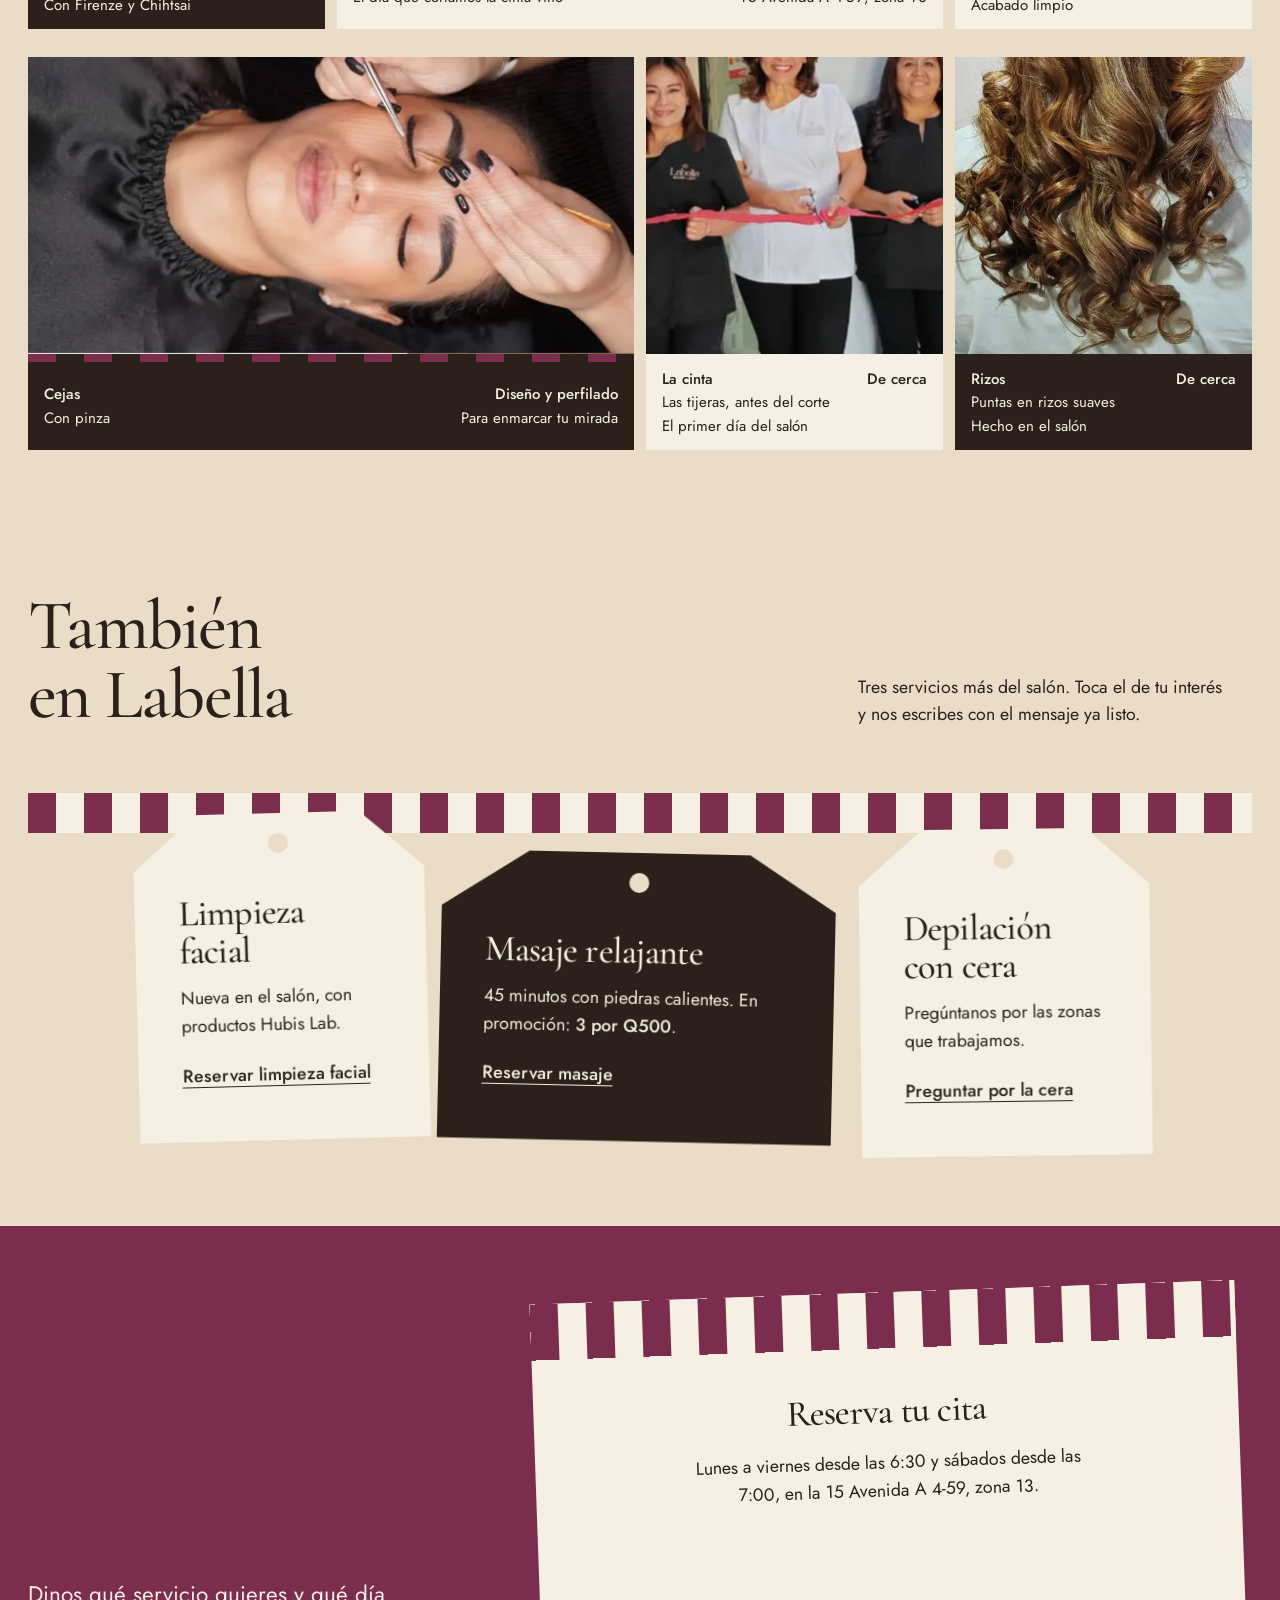
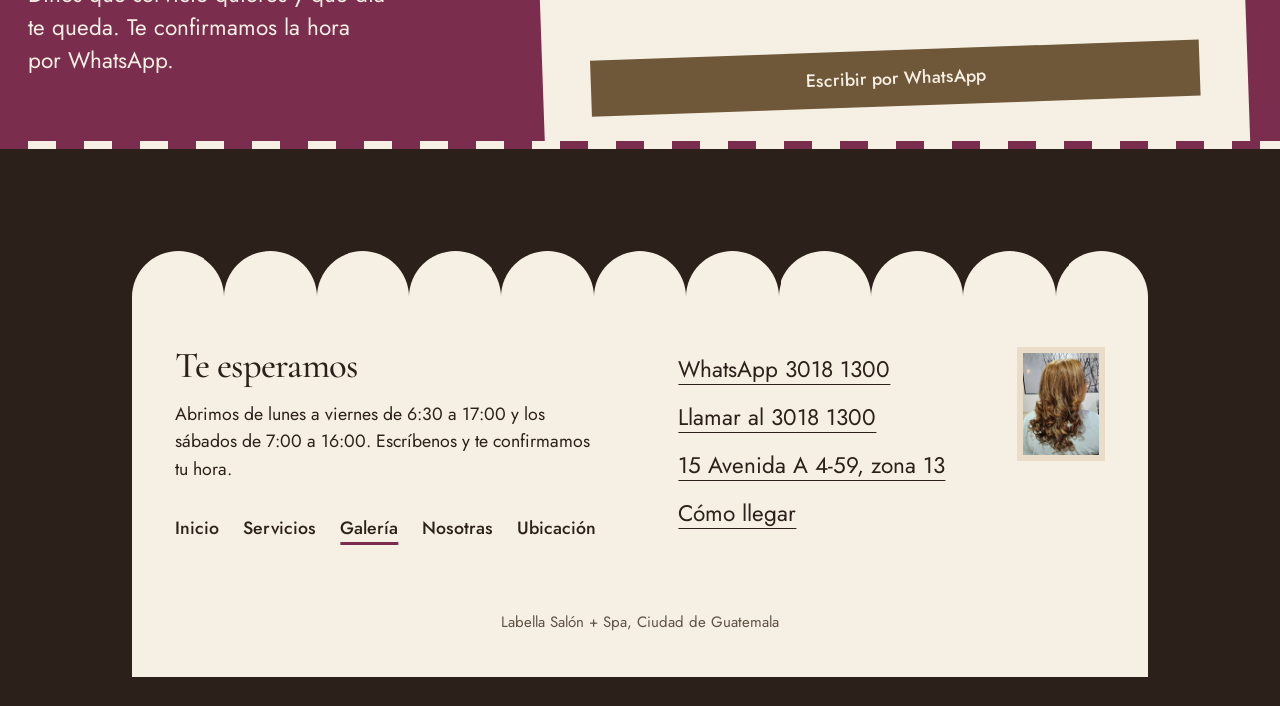
<file: galeria.html>
<!DOCTYPE html>
<html lang="es">
<head>
<meta charset="utf-8">
<meta name="viewport" content="width=device-width, initial-scale=1, viewport-fit=cover">
<title>Galería | Labella Salón + Spa, zona 13, Guatemala</title>
<meta name="description" content="Fotos de Labella Salón + Spa en la zona 13: antes y después de un tratamiento capilar, color y rizos, manicure, cejas y la inauguración del salón.">
<meta name="theme-color" content="#E9DDC8">
<meta name="color-scheme" content="light">
<link rel="canonical" href="https://psantos2729.github.io/Spa-and-Beauty/galeria.html">
<link rel="icon" type="image/webp" href="assets/logo.webp">
<meta property="og:type" content="website">
<meta property="og:locale" content="es_GT">
<meta property="og:site_name" content="Labella Salón + Spa">
<meta property="og:title" content="Galería | Labella Salón + Spa">
<meta property="og:description" content="Antes y después, color y rizos, manicure, cejas y la inauguración del salón en la zona 13.">
<meta property="og:url" content="https://psantos2729.github.io/Spa-and-Beauty/galeria.html">
<meta property="og:image" content="https://psantos2729.github.io/Spa-and-Beauty/assets/rizos.webp">
<script>document.documentElement.classList.add('js')</script>
<link rel="preconnect" href="https://fonts.googleapis.com">
<link rel="preconnect" href="https://fonts.gstatic.com" crossorigin>
<link rel="stylesheet" href="https://fonts.googleapis.com/css2?family=Cormorant+Garamond:ital,wght@0,500;0,600;1,500&amp;family=Jost:wght@400;500&amp;display=swap">
<link rel="stylesheet" href="styles.css">
<link rel="stylesheet" href="css/galeria.css">
<script src="script.js" defer></script>
<script src="js/galeria.js" defer></script>
</head>
<body>

<a class="salto" href="#contenido">Saltar al contenido</a>

<!-- CABECERA (igual en todas las páginas; solo cambia dónde va aria-current="page") -->
<header class="cabecera">
  <div class="cabecera__in envoltura">
    <a class="marca" href="index.html">
      <img src="assets/logo.webp" alt="" width="147" height="124">
      <span>Labella Salón + Spa</span>
    </a>
    <nav class="nav" aria-label="Principal">
      <ul>
        <li><a href="servicios.html">Servicios</a></li>
        <li><a href="galeria.html" aria-current="page">Galería</a></li>
        <li><a href="nosotras.html">Nosotras</a></li>
        <li><a href="contacto.html">Ubicación</a></li>
      </ul>
    </nav>
    <a class="btn btn--chico" href="https://wa.me/50230181300?text=Hola%2C%20quiero%20reservar%20en%20Labella%20Sal%C3%B3n%20%2B%20Spa" data-wa>Reservar</a>
  </div>
</header>

<main id="contenido" tabindex="-1">

<!-- VITRINA: la tarjeta de la galería junto a la foto de antes y después -->
<section class="vitrina envoltura" aria-labelledby="titulo-galeria">
  <div class="vitrina__tarjeta">
    <div class="cinta" aria-hidden="true"></div>
    <div class="vitrina__cuerpo">
      <h1 id="titulo-galeria" class="t-display" data-rise style="--i:0">Galería<br> de Labella</h1>
      <p class="t-lead vitrina__apoyo" data-rise style="--i:1">Fotos del salón en la zona 13, cada una con su etiqueta: el servicio y lo que se hizo. Empieza por el antes y el después de un tratamiento capilar.</p>
      <p class="vitrina__guia" hidden data-rise style="--i:2">Mueve la línea de la foto con el dedo, con el ratón o con las flechas del teclado.</p>
      <div data-rise style="--i:3">
        <a class="btn" href="https://wa.me/50230181300?text=Hola%2C%20quiero%20reservar%20en%20Labella%20Sal%C3%B3n%20%2B%20Spa" data-wa>Reservar por WhatsApp</a>
      </div>
    </div>
    <ul class="vitrina__enlaces" data-rise style="--i:4">
      <li><a class="enlace" href="#titulo-fotos">Ver las fotos</a></li>
      <li><a class="enlace" href="servicios.html">Ver servicios</a></li>
      <li><a class="enlace" href="tel:+50230181300">Llamar al 3018 1300</a></li>
    </ul>
  </div>

  <div class="vitrina__sala campo-oscuro">
    <figure class="vitrina__marco" data-rise style="--i:2">
      <div class="ba" id="ba">
        <img class="ba__base" src="assets/antes-despues.webp" alt="Antes y después de un tratamiento capilar: a la izquierda, cabello reseco y con frizz; a la derecha, cabello liso y con brillo" width="707" height="532" fetchpriority="high" draggable="false">
        <div class="ba__clip" aria-hidden="true"><div class="ba__contra"><img src="assets/antes-despues.webp" alt="" width="707" height="532" draggable="false"></div></div>
        <span class="ba__et ba__et--a" aria-hidden="true">Antes</span>
        <span class="ba__et ba__et--d" aria-hidden="true">Después</span>
        <input class="ba__rango" type="range" min="0" max="100" value="50" step="5" aria-label="Comparar el antes y el después del tratamiento capilar" aria-valuetext="Mitad antes, mitad después" hidden>
        <div class="ba__asa" aria-hidden="true"><i><svg viewBox="0 0 24 24" fill="none" stroke="currentColor" stroke-width="1.8" stroke-linecap="round" stroke-linejoin="round"><path d="M9 7l-5 5 5 5M15 7l5 5-5 5"/></svg></i></div>
      </div>
      <figcaption class="tira__etiqueta etiqueta--papel">
        <p class="tira__fila tira__fila--fuerte"><span>Tratamiento capilar</span><span>Antes y después</span></p>
        <p class="tira__fila"><span>De reseco y con frizz a liso y con brillo</span></p>
        <p class="tira__fila"><span>Trabajamos con Firenze y Chihtsai</span></p>
      </figcaption>
    </figure>
  </div>
</section>

<!-- FOTOS: cada foto con su etiqueta colgada debajo -->
<section class="fotos envoltura" aria-labelledby="titulo-fotos" data-reveal-group>
  <div class="fotos__cabeza rejilla">
    <h2 id="titulo-fotos" class="t-display" data-reveal>Cada foto<br> con su etiqueta</h2>
    <p class="fotos__nota" data-reveal>Color y rizos hechos en el salón, el día que cortamos la cinta vino, y los servicios de uñas y cejas. Debajo de cada foto va lo que se hizo.</p>
  </div>

  <div class="fotos__rejilla">
    <figure class="tira tira--rizos" data-reveal>
      <div class="tira__foto foto"><img src="assets/rizos.webp" alt="Cabello castaño con mechas doradas y rizos suaves, visto de espaldas en el salón" width="661" height="884" loading="lazy"></div>
      <figcaption class="tira__etiqueta etiqueta--oscura">
        <p class="tira__fila tira__fila--fuerte"><span>Cabello</span><span>Color y rizos</span></p>
        <p class="tira__fila"><span>Mechas doradas</span><span>Hecho en el salón</span></p>
        <p class="tira__fila"><span>Con Firenze y Chihtsai</span></p>
      </figcaption>
    </figure>

    <figure class="tira tira--ancha tira--equipo" data-reveal>
      <div class="tira__foto foto"><img src="assets/equipo.webp" alt="Las cinco integrantes del equipo de Labella sostienen la cinta vino frente a la entrada del salón" width="722" height="568" loading="lazy"></div>
      <figcaption class="tira__etiqueta etiqueta--papel etiqueta--cinta">
        <p class="tira__fila tira__fila--fuerte"><span>Inauguración</span><span>El equipo de Labella</span></p>
        <p class="tira__fila"><span>El día que cortamos la cinta vino</span><span>15 Avenida A 4-59, zona&nbsp;13</span></p>
      </figcaption>
    </figure>

    <figure class="tira tira--manicure" data-reveal>
      <div class="tira__foto foto"><img src="assets/manicure.webp" alt="Manos y pies con manicure y pedicure en tono natural, junto a flores blancas" width="722" height="545" loading="lazy"></div>
      <figcaption class="tira__etiqueta etiqueta--papel">
        <p class="tira__fila tira__fila--fuerte"><span>Manicure y pedicure</span></p>
        <p class="tira__fila"><span>Manos y pies</span><span>Tono natural</span></p>
        <p class="tira__fila"><span>Acabado limpio</span></p>
      </figcaption>
    </figure>

    <figure class="tira tira--ancha tira--cejas" data-reveal>
      <div class="tira__foto foto"><img src="assets/cejas.webp" alt="Una especialista perfila las cejas de una clienta recostada, con pinza" width="724" height="303" loading="lazy"></div>
      <figcaption class="tira__etiqueta etiqueta--oscura etiqueta--cinta">
        <p class="tira__fila tira__fila--fuerte"><span>Cejas</span><span>Diseño y perfilado</span></p>
        <p class="tira__fila"><span>Con pinza</span><span>Para enmarcar tu mirada</span></p>
      </figcaption>
    </figure>

    <figure class="tira tira--cinta" data-reveal>
      <div class="tira__foto foto"><img src="assets/equipo.webp" alt="De cerca: las manos del equipo sobre la cinta vino, con las tijeras listas para cortarla" width="722" height="568" loading="lazy"></div>
      <figcaption class="tira__etiqueta etiqueta--papel">
        <p class="tira__fila tira__fila--fuerte"><span>La cinta</span><span>De cerca</span></p>
        <p class="tira__fila"><span>Las tijeras, antes del corte</span></p>
        <p class="tira__fila"><span>El primer día del salón</span></p>
      </figcaption>
    </figure>

    <figure class="tira tira--detalle" data-reveal>
      <div class="tira__foto foto"><img src="assets/rizos.webp" alt="De cerca: las puntas del cabello en rizos suaves con mechas doradas" width="661" height="884" loading="lazy"></div>
      <figcaption class="tira__etiqueta etiqueta--oscura">
        <p class="tira__fila tira__fila--fuerte"><span>Rizos</span><span>De cerca</span></p>
        <p class="tira__fila"><span>Puntas en rizos suaves</span></p>
        <p class="tira__fila"><span>Hecho en el salón</span></p>
      </figcaption>
    </figure>
  </div>
</section>

<!-- ETIQUETAS: los otros servicios, colgados de la cinta -->
<section class="etiquetas envoltura" aria-labelledby="titulo-etiquetas">
  <div class="etiquetas__cabeza rejilla" data-reveal-group>
    <h2 id="titulo-etiquetas" class="t-display" data-reveal>También<br> en Labella</h2>
    <p class="etiquetas__nota" data-reveal>Tres servicios más del salón. Toca el de tu interés y nos escribes con el mensaje ya listo.</p>
  </div>
  <div class="etiquetas__cuerda cinta cinta--media" aria-hidden="true"></div>
  <ul class="etiquetas__lista" data-reveal-group>
    <li class="etiquetas__item" data-reveal>
      <div class="etiqueta etiqueta--papel">
        <h3 class="t-head">Limpieza facial</h3>
        <p>Nueva en el salón, con productos Hubis&nbsp;Lab.</p>
        <a class="enlace" href="https://wa.me/50230181300?text=Hola%2C%20quiero%20reservar%20una%20limpieza%20facial%20en%20Labella" data-wa data-wa-texto="Hola, quiero reservar una limpieza facial en Labella">Reservar limpieza facial</a>
      </div>
    </li>
    <li class="etiquetas__item" data-reveal>
      <div class="etiqueta etiqueta--oscura">
        <h3 class="t-head">Masaje relajante</h3>
        <p>45 minutos con piedras calientes. En promoción: <strong class="cifras">3 por Q500</strong>.</p>
        <a class="enlace" href="https://wa.me/50230181300?text=Hola%2C%20quiero%20reservar%20un%20masaje%20relajante%20en%20Labella" data-wa data-wa-texto="Hola, quiero reservar un masaje relajante en Labella">Reservar masaje</a>
      </div>
    </li>
    <li class="etiquetas__item" data-reveal>
      <div class="etiqueta etiqueta--papel">
        <h3 class="t-head">Depilación con cera</h3>
        <p>Pregúntanos por las zonas que trabajamos.</p>
        <a class="enlace" href="https://wa.me/50230181300?text=Hola%2C%20quiero%20preguntar%20por%20la%20depilaci%C3%B3n%20con%20cera%20en%20Labella" data-wa data-wa-texto="Hola, quiero preguntar por la depilación con cera en Labella">Preguntar por la cera</a>
      </div>
    </li>
  </ul>
</section>

<!-- RESERVA: la tarjeta de respuesta (compartida) -->
<section class="respuesta campo-vino" aria-labelledby="titulo-reserva">
  <div class="respuesta__in envoltura rejilla" data-reveal-group>
    <p class="respuesta__nota" data-reveal>Dinos qué servicio quieres y qué día te queda. Te confirmamos la hora por WhatsApp.</p>
    <div class="respuesta__lugar" data-reveal>
      <div class="respuesta__tarjeta">
        <div class="cinta" aria-hidden="true"></div>
        <h2 id="titulo-reserva">Reserva tu cita</h2>
        <p>Lunes a viernes desde las 6:30 y sábados desde las 7:00, en la 15 Avenida A 4-59, zona 13.</p>
        <a class="btn btn--barra" href="https://wa.me/50230181300?text=Hola%2C%20quiero%20reservar%20en%20Labella%20Sal%C3%B3n%20%2B%20Spa" data-wa>Escribir por WhatsApp</a>
      </div>
    </div>
  </div>
</section>

</main>

<!-- PIE: el reverso de la tarjeta (igual en todas las páginas) -->
<footer class="pie">
  <div class="cinta cinta--fina" aria-hidden="true"></div>
  <div class="pie__fondo envoltura rejilla">
    <div class="pie__tarjeta feston-arriba">
      <div class="pie__mensaje">
        <h2>Te esperamos</h2>
        <p>Abrimos de lunes a viernes de 6:30 a 17:00 y los sábados de 7:00 a 16:00. Escríbenos y te confirmamos tu hora.</p>
        <nav class="pie__nav" aria-label="Páginas del sitio">
          <ul>
            <li><a href="index.html">Inicio</a></li>
            <li><a href="servicios.html">Servicios</a></li>
            <li><a href="galeria.html" aria-current="page">Galería</a></li>
            <li><a href="nosotras.html">Nosotras</a></li>
            <li><a href="contacto.html">Ubicación</a></li>
          </ul>
        </nav>
      </div>
      <div class="pie__datos">
        <ul class="pie__lineas">
          <li><a href="https://wa.me/50230181300?text=Hola%2C%20quiero%20reservar%20en%20Labella%20Sal%C3%B3n%20%2B%20Spa" data-wa>WhatsApp 3018 1300</a></li>
          <li><a href="tel:+50230181300">Llamar al 3018 1300</a></li>
          <li><a href="https://www.google.com/maps/search/?api=1&amp;query=15%20Avenida%20A%204-59%2C%20Zona%2013%2C%20Ciudad%20de%20Guatemala" target="_blank" rel="noopener">15 Avenida A 4-59, zona&nbsp;13</a></li>
          <li><a href="contacto.html">Cómo llegar</a></li>
        </ul>
        <figure class="sello"><img src="assets/rizos.webp" alt="" width="661" height="884" loading="lazy"></figure>
      </div>
      <p class="pie__imprenta">Labella Salón + Spa, Ciudad de Guatemala</p>
    </div>
  </div>
</footer>

</body>
</html>
</file>
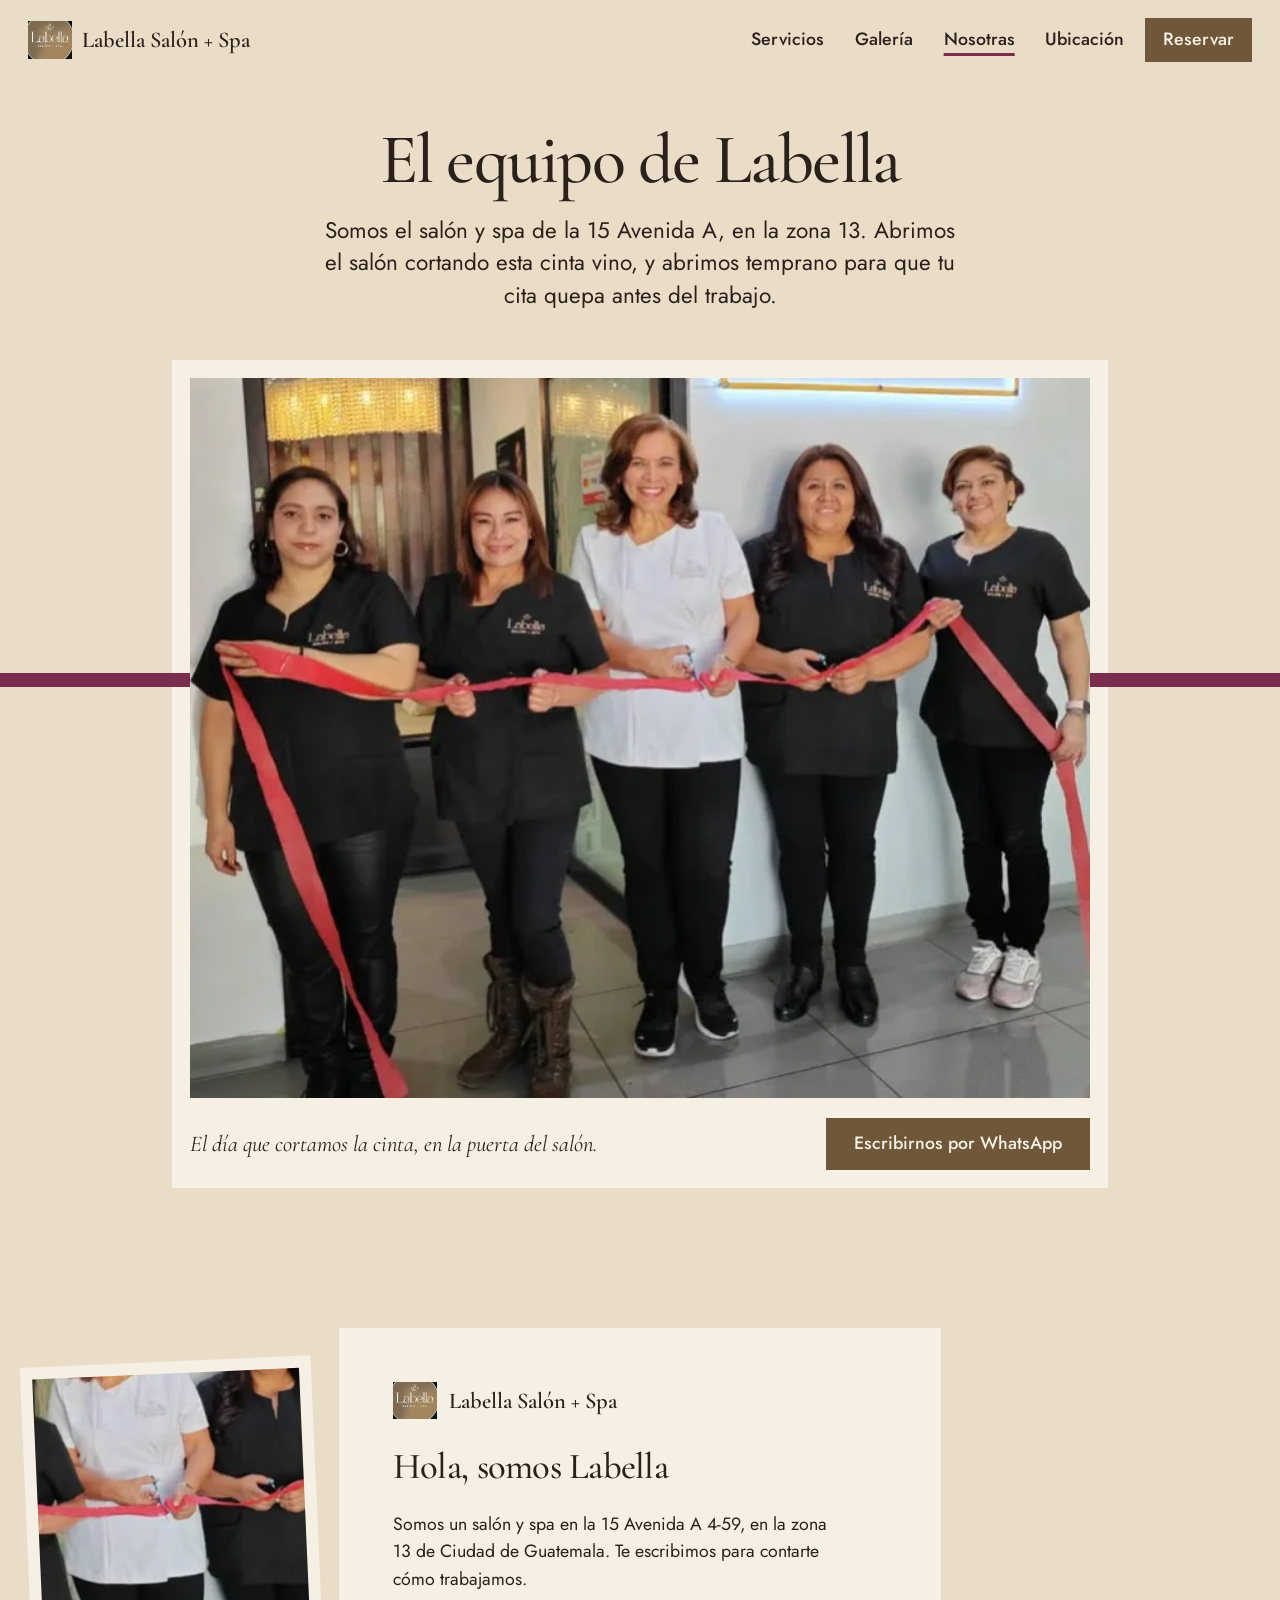
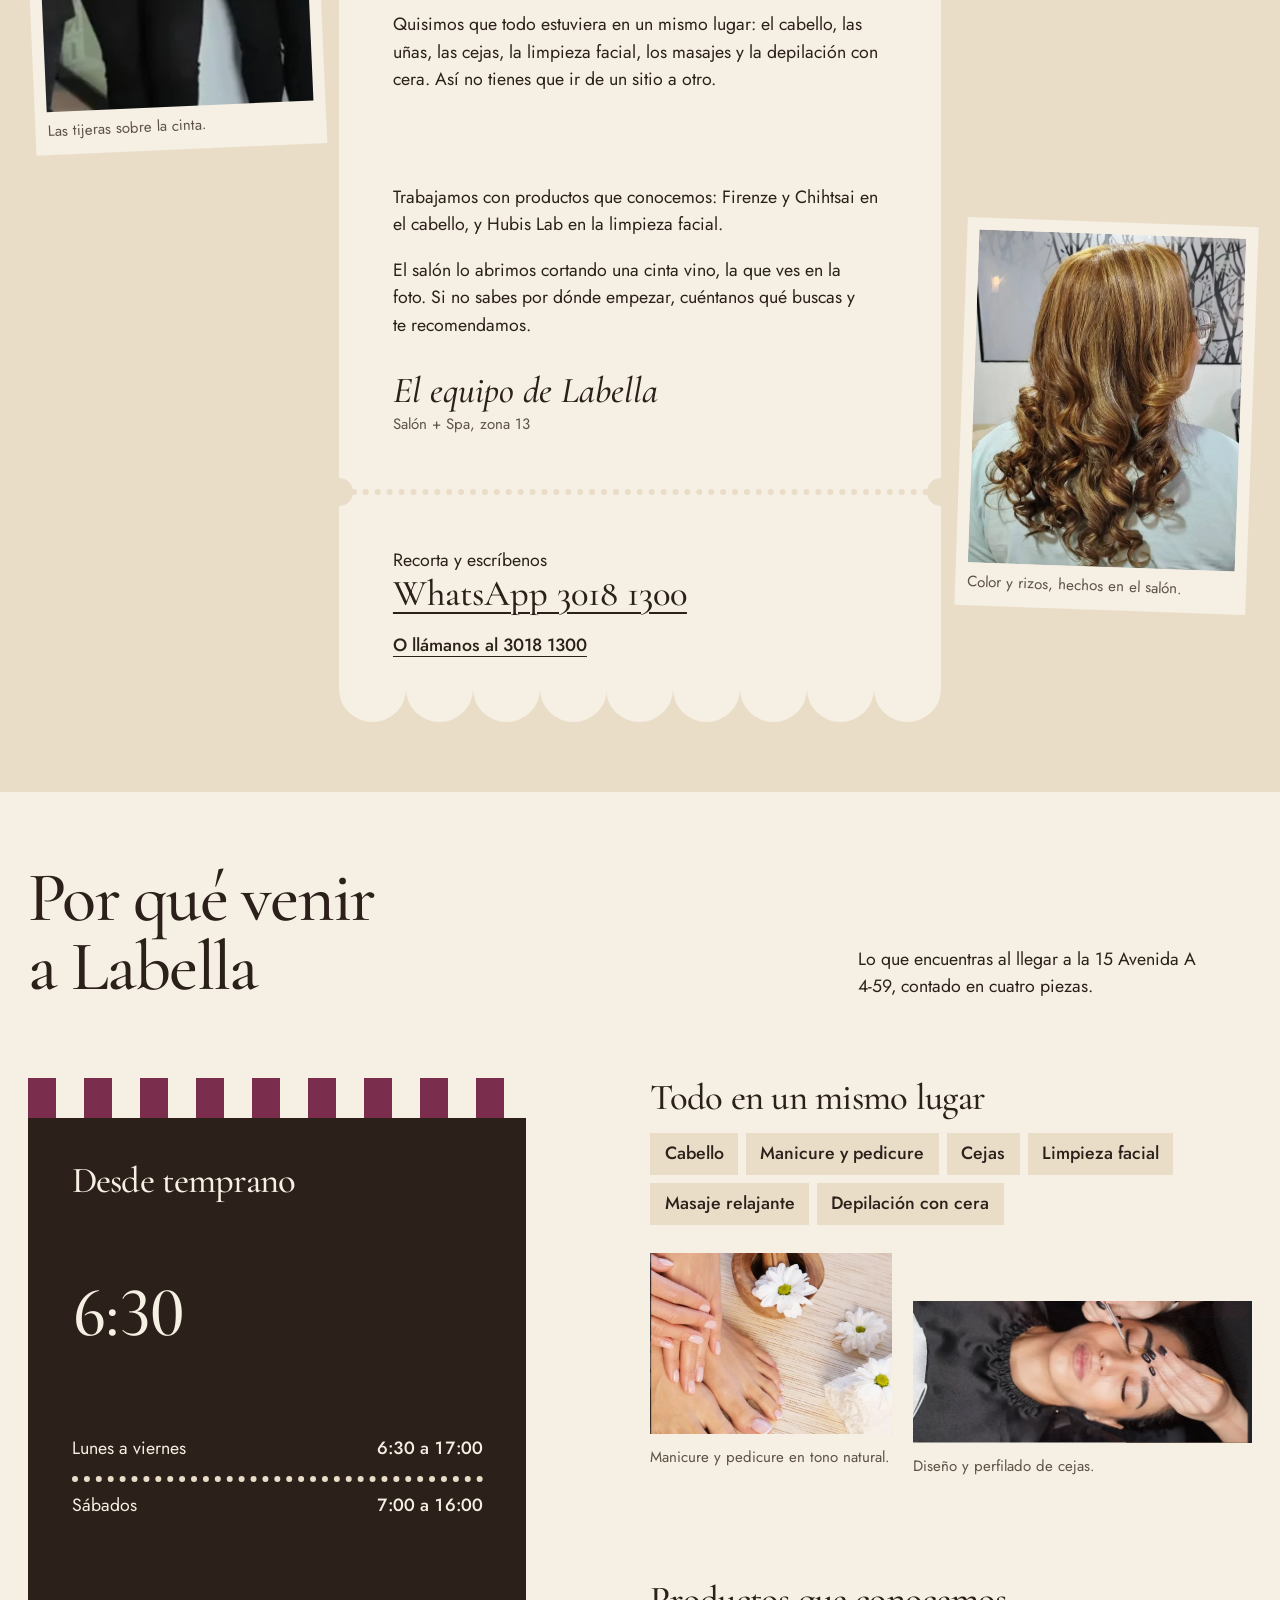
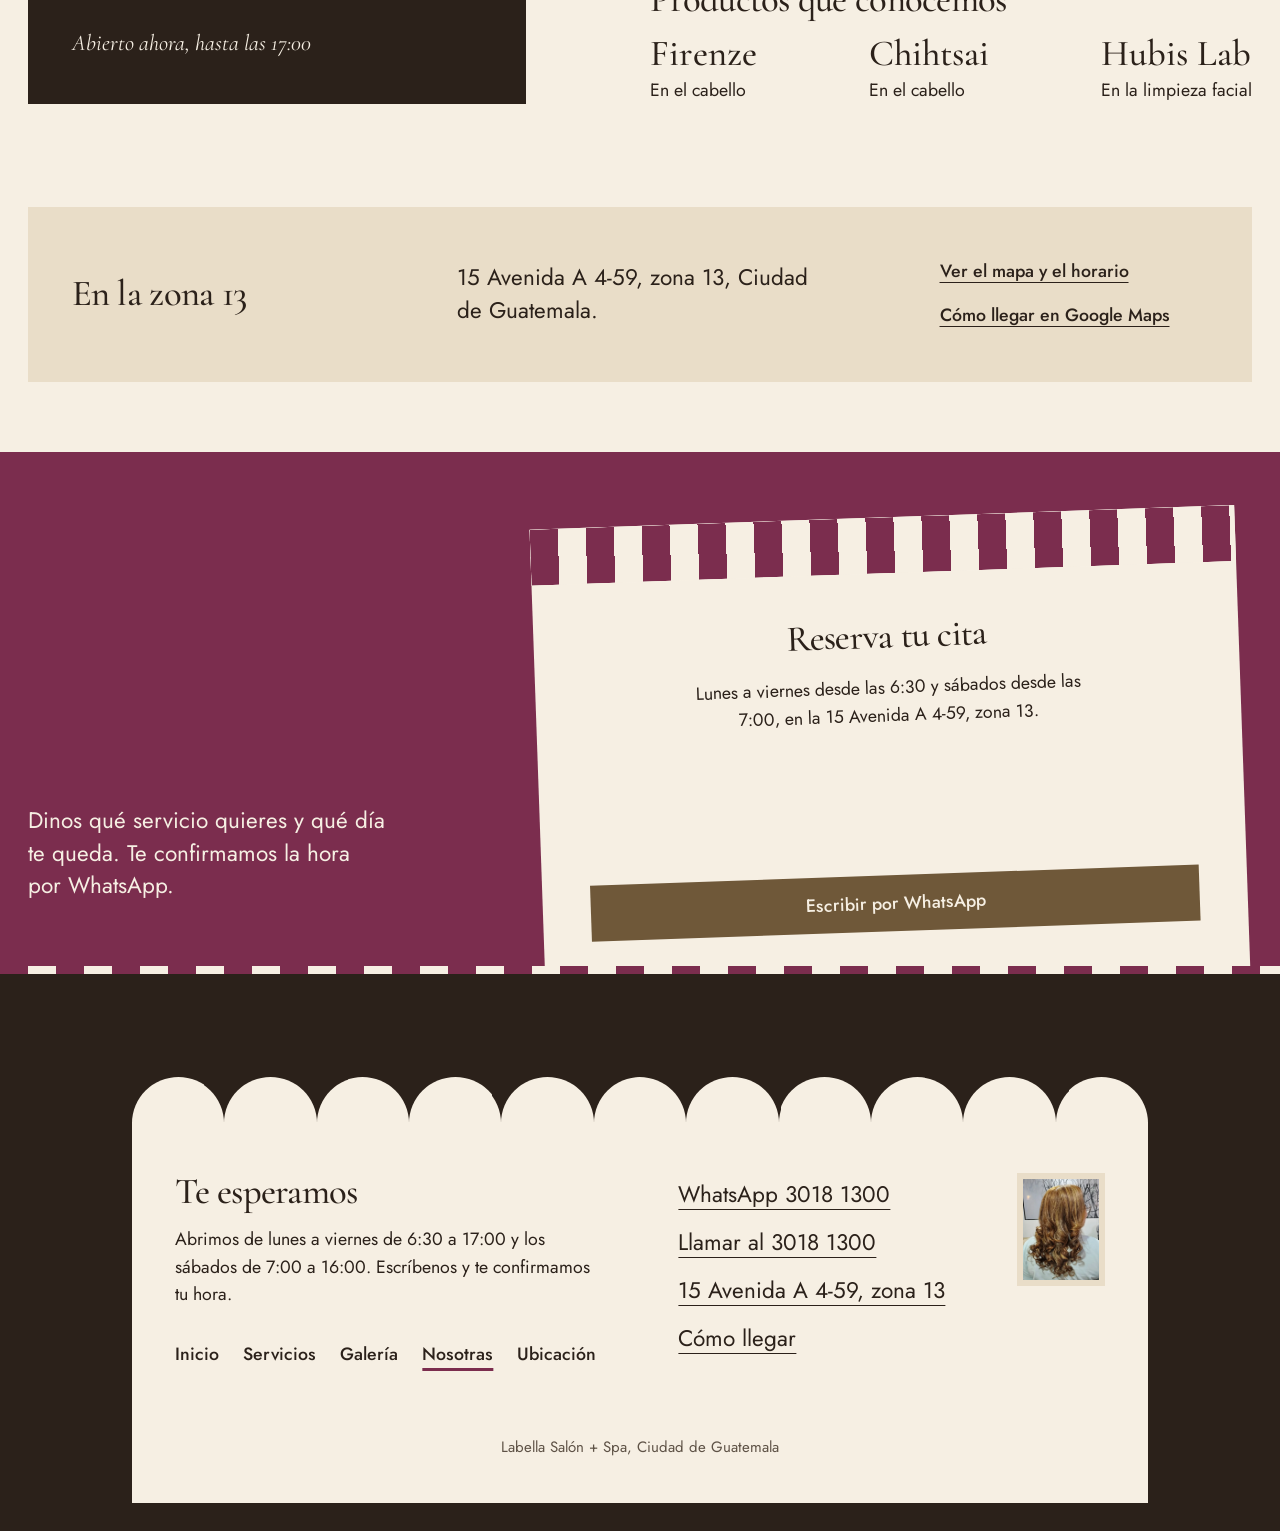
<file: nosotras.html>
<!DOCTYPE html>
<html lang="es">
<head>
<meta charset="utf-8">
<meta name="viewport" content="width=device-width, initial-scale=1, viewport-fit=cover">
<title>Nosotras | Labella Salón + Spa, zona 13, Guatemala</title>
<meta name="description" content="El equipo de Labella Salón + Spa: un salón y spa en la 15 Avenida A 4-59 de la zona 13 que abre a las 6:30, con cabello, uñas, cejas, rostro, masajes y depilación en un mismo lugar.">
<meta name="theme-color" content="#E9DDC8">
<meta name="color-scheme" content="light">
<link rel="canonical" href="https://psantos2729.github.io/Spa-and-Beauty/nosotras.html">
<link rel="icon" type="image/webp" href="assets/logo.webp">
<meta property="og:type" content="website">
<meta property="og:locale" content="es_GT">
<meta property="og:site_name" content="Labella Salón + Spa">
<meta property="og:title" content="Nosotras | Labella Salón + Spa">
<meta property="og:description" content="El equipo de Labella el día que cortó la cinta vino del salón, en la zona 13 de Ciudad de Guatemala.">
<meta property="og:url" content="https://psantos2729.github.io/Spa-and-Beauty/nosotras.html">
<meta property="og:image" content="https://psantos2729.github.io/Spa-and-Beauty/assets/equipo.webp">
<script>document.documentElement.classList.add('js')</script>
<link rel="preconnect" href="https://fonts.googleapis.com">
<link rel="preconnect" href="https://fonts.gstatic.com" crossorigin>
<link rel="stylesheet" href="https://fonts.googleapis.com/css2?family=Cormorant+Garamond:ital,wght@0,500;0,600;1,500&amp;family=Jost:wght@400;500&amp;display=swap">
<link rel="stylesheet" href="styles.css">
<link rel="stylesheet" href="css/nosotras.css">
<script src="script.js" defer></script>
<script src="js/nosotras.js" defer></script>
</head>
<body>

<a class="salto" href="#contenido">Saltar al contenido</a>

<!-- CABECERA (igual en todas las páginas; solo cambia dónde va aria-current="page") -->
<header class="cabecera">
  <div class="cabecera__in envoltura">
    <a class="marca" href="index.html">
      <img src="assets/logo.webp" alt="" width="147" height="124">
      <span>Labella Salón + Spa</span>
    </a>
    <nav class="nav" aria-label="Principal">
      <ul>
        <li><a href="servicios.html">Servicios</a></li>
        <li><a href="galeria.html">Galería</a></li>
        <li><a href="nosotras.html" aria-current="page">Nosotras</a></li>
        <li><a href="contacto.html">Ubicación</a></li>
      </ul>
    </nav>
    <a class="btn btn--chico" href="https://wa.me/50230181300?text=Hola%2C%20quiero%20reservar%20en%20Labella%20Sal%C3%B3n%20%2B%20Spa" data-wa>Reservar</a>
  </div>
</header>

<main id="contenido" tabindex="-1">

<!-- RETRATO: la foto de la inauguración, impresa, con la cinta que sigue fuera de ella -->
<section class="retrato envoltura" aria-labelledby="titulo-nosotras">
  <div class="retrato__texto">
    <h1 id="titulo-nosotras" class="t-display" data-rise style="--i:0">El equipo de Labella</h1>
    <p class="t-lead retrato__apoyo" data-rise style="--i:1">Somos el salón y spa de la 15 Avenida A, en la zona 13. Abrimos el salón cortando esta cinta vino, y abrimos temprano para que tu cita quepa antes del trabajo.</p>
  </div>

  <div class="retrato__escena" data-rise style="--i:2">
    <figure class="retrato__lamina">
      <div class="retrato__foto">
        <span class="retrato__cinta retrato__cinta--izq" aria-hidden="true"></span>
        <span class="retrato__cinta retrato__cinta--der" aria-hidden="true"></span>
        <div class="foto retrato__marco">
          <img src="assets/equipo.webp" alt="El equipo de Labella, de uniforme negro y con una compañera de blanco al centro, cortando la cinta vino en la puerta del salón" width="722" height="568" fetchpriority="high">
        </div>
      </div>
      <figcaption class="retrato__pie">
        <span>El día que cortamos la cinta, en la puerta del salón.</span>
        <a class="btn" href="https://wa.me/50230181300?text=Hola%2C%20quiero%20reservar%20en%20Labella%20Sal%C3%B3n%20%2B%20Spa" data-wa>Escribirnos por WhatsApp</a>
      </figcaption>
    </figure>
  </div>
</section>

<!-- CARTA: una carta del equipo en una hoja con borde ondulado y talón para cortar -->
<section class="misiva envoltura rejilla" aria-labelledby="titulo-carta">
  <div class="misiva__lamina misiva__lamina--izq">
    <div data-reveal style="--i:1"><figure class="misiva__plato">
      <div class="misiva__recorte">
        <img src="assets/equipo.webp" alt="Detalle de la inauguración: las manos con las tijeras sobre la cinta vino" width="722" height="568" loading="lazy">
      </div>
      <figcaption class="pie-foto">Las tijeras sobre la cinta.</figcaption>
    </figure></div>
  </div>

  <article class="misiva__hoja hoja feston-abajo" data-reveal-group>
    <p class="misiva__membrete" data-reveal><img src="assets/logo.webp" alt="" width="147" height="124"><span>Labella Salón + Spa</span></p>
    <h2 id="titulo-carta" class="t-head" data-reveal>Hola, somos Labella</h2>
    <div class="misiva__cuerpo">
      <p data-reveal>Somos un salón y spa en la 15 Avenida A 4-59, en la zona 13 de Ciudad de Guatemala. Te escribimos para contarte cómo trabajamos.</p>
      <p data-reveal>Quisimos que todo estuviera en un mismo lugar: el cabello, las uñas, las cejas, la limpieza facial, los masajes y la depilación con cera. Así no tienes que ir de un sitio a otro.</p>
      <p data-reveal>Abrimos <mark>desde las 6:30</mark> de lunes a viernes y desde las 7:00 los sábados, para que tu cita quepa antes de empezar el día.</p>
      <p data-reveal>Trabajamos con productos que conocemos: Firenze y Chihtsai en el cabello, y Hubis Lab en la limpieza facial.</p>
      <p data-reveal>El salón lo abrimos cortando una cinta vino, la que ves en la foto. Si no sabes por dónde empezar, cuéntanos qué buscas y te recomendamos.</p>
    </div>
    <p class="misiva__firma" data-reveal><span class="serif">El equipo de Labella</span><span class="t-small nota">Salón + Spa, zona 13</span></p>

    <div class="talon misiva__talon" data-reveal>
      <p class="misiva__corta">Recorta y escríbenos<br> <a class="misiva__numero serif" href="https://wa.me/50230181300?text=Hola%2C%20quiero%20reservar%20en%20Labella%20Sal%C3%B3n%20%2B%20Spa" data-wa>WhatsApp 3018&nbsp;1300</a></p>
      <a class="enlace" href="tel:+50230181300">O llámanos al 3018 1300</a>
    </div>
  </article>

  <div class="misiva__lamina misiva__lamina--der">
    <div data-reveal style="--i:3"><figure class="misiva__plato">
      <div class="foto foto--4x5">
        <img src="assets/rizos.webp" alt="Cabello castaño con mechas doradas y rizos suaves, trabajo del salón" width="661" height="884" loading="lazy">
      </div>
      <figcaption class="pie-foto">Color y rizos, hechos en el salón.</figcaption>
    </figure></div>
  </div>
</section>

<!-- RAZONES: cuatro razones, cada una con su propia pieza -->
<section class="razones campo-papel" aria-labelledby="titulo-razones">
  <div class="envoltura">
    <div class="razones__cabeza rejilla" data-reveal-group>
      <h2 id="titulo-razones" class="t-display" data-reveal>Por qué venir<br> a Labella</h2>
      <p class="razones__nota" data-reveal>Lo que encuentras al llegar a la 15 Avenida A 4-59, contado en cuatro piezas.</p>
    </div>

    <div class="razones__mesa rejilla">
      <article class="razon razon--hora" data-reveal-group aria-labelledby="r-temprano">
        <div class="cinta cinta--media" aria-hidden="true"></div>
        <div class="razon__in">
          <h3 id="r-temprano" class="t-head" data-reveal>Desde temprano</h3>
          <p class="razon__cifra serif cifras" data-reveal>6:30</p>
          <dl class="razon__horario" data-reveal>
            <div><dt>Lunes a viernes</dt><dd class="cifras">6:30 a 17:00</dd></div>
            <div><dt>Sábados</dt><dd class="cifras">7:00 a 16:00</dd></div>
          </dl>
          <p class="razon__hoy" data-reveal data-hoy>Lunes a viernes desde las 6:30, sábados desde las 7:00</p>
        </div>
      </article>

      <article class="razon razon--todo" data-reveal-group aria-labelledby="r-lugar">
        <h3 id="r-lugar" class="t-head" data-reveal>Todo en un mismo lugar</h3>
        <ul class="razon__servicios" data-reveal>
          <li>Cabello</li><li>Manicure y pedicure</li><li>Cejas</li>
          <li>Limpieza facial</li><li>Masaje relajante</li><li>Depilación con cera</li>
        </ul>
        <div class="razon__fotos">
          <figure class="razon__foto razon__foto--a" data-reveal>
            <div class="foto foto--4x3"><img src="assets/manicure.webp" alt="Manos y pies con manicure y pedicure en tono natural" width="722" height="545" loading="lazy"></div>
            <figcaption class="pie-foto">Manicure y pedicure en tono natural.</figcaption>
          </figure>
          <figure class="razon__foto razon__foto--b" data-reveal>
            <div class="foto razon__cejas"><img src="assets/cejas.webp" alt="Diseño de cejas con pinza" width="724" height="303" loading="lazy"></div>
            <figcaption class="pie-foto">Diseño y perfilado de cejas.</figcaption>
          </figure>
        </div>
      </article>

      <article class="razon razon--marcas" data-reveal-group aria-labelledby="r-productos">
        <h3 id="r-productos" class="t-head" data-reveal>Productos que conocemos</h3>
        <ul class="razon__marcas">
          <li data-reveal><span class="serif">Firenze</span><span>En el cabello</span></li>
          <li data-reveal><span class="serif">Chihtsai</span><span>En el cabello</span></li>
          <li data-reveal><span class="serif">Hubis Lab</span><span>En la limpieza facial</span></li>
        </ul>
      </article>

      <article class="razon razon--zona" data-reveal-group aria-labelledby="r-zona">
        <h3 id="r-zona" class="t-head" data-reveal>En la zona 13</h3>
        <p class="t-lead" data-reveal>15 Avenida A 4-59, zona&nbsp;13, Ciudad de Guatemala.</p>
        <ul class="razon__enlaces" data-reveal>
          <li><a class="enlace" href="contacto.html">Ver el mapa y el horario</a></li>
          <li><a class="enlace" href="https://www.google.com/maps/search/?api=1&amp;query=15%20Avenida%20A%204-59%2C%20Zona%2013%2C%20Ciudad%20de%20Guatemala" target="_blank" rel="noopener">Cómo llegar en Google Maps</a></li>
        </ul>
      </article>
    </div>
  </div>
</section>

<!-- RESERVA: la tarjeta de respuesta (compartida) -->
<section class="respuesta campo-vino" aria-labelledby="titulo-reserva">
  <div class="respuesta__in envoltura rejilla" data-reveal-group>
    <p class="respuesta__nota" data-reveal>Dinos qué servicio quieres y qué día te queda. Te confirmamos la hora por WhatsApp.</p>
    <div class="respuesta__lugar" data-reveal>
      <div class="respuesta__tarjeta">
        <div class="cinta" aria-hidden="true"></div>
        <h2 id="titulo-reserva">Reserva tu cita</h2>
        <p>Lunes a viernes desde las 6:30 y sábados desde las 7:00, en la 15 Avenida A 4-59, zona 13.</p>
        <a class="btn btn--barra" href="https://wa.me/50230181300?text=Hola%2C%20quiero%20reservar%20en%20Labella%20Sal%C3%B3n%20%2B%20Spa" data-wa>Escribir por WhatsApp</a>
      </div>
    </div>
  </div>
</section>

</main>

<!-- PIE: el reverso de la tarjeta (igual en todas las páginas) -->
<footer class="pie">
  <div class="cinta cinta--fina" aria-hidden="true"></div>
  <div class="pie__fondo envoltura rejilla">
    <div class="pie__tarjeta feston-arriba">
      <div class="pie__mensaje">
        <h2>Te esperamos</h2>
        <p>Abrimos de lunes a viernes de 6:30 a 17:00 y los sábados de 7:00 a 16:00. Escríbenos y te confirmamos tu hora.</p>
        <nav class="pie__nav" aria-label="Páginas del sitio">
          <ul>
            <li><a href="index.html">Inicio</a></li>
            <li><a href="servicios.html">Servicios</a></li>
            <li><a href="galeria.html">Galería</a></li>
            <li><a href="nosotras.html" aria-current="page">Nosotras</a></li>
            <li><a href="contacto.html">Ubicación</a></li>
          </ul>
        </nav>
      </div>
      <div class="pie__datos">
        <ul class="pie__lineas">
          <li><a href="https://wa.me/50230181300?text=Hola%2C%20quiero%20reservar%20en%20Labella%20Sal%C3%B3n%20%2B%20Spa" data-wa>WhatsApp 3018 1300</a></li>
          <li><a href="tel:+50230181300">Llamar al 3018 1300</a></li>
          <li><a href="https://www.google.com/maps/search/?api=1&amp;query=15%20Avenida%20A%204-59%2C%20Zona%2013%2C%20Ciudad%20de%20Guatemala" target="_blank" rel="noopener">15 Avenida A 4-59, zona&nbsp;13</a></li>
          <li><a href="contacto.html">Cómo llegar</a></li>
        </ul>
        <figure class="sello"><img src="assets/rizos.webp" alt="" width="661" height="884" loading="lazy"></figure>
      </div>
      <p class="pie__imprenta">Labella Salón + Spa, Ciudad de Guatemala</p>
    </div>
  </div>
</footer>

</body>
</html>
</file>
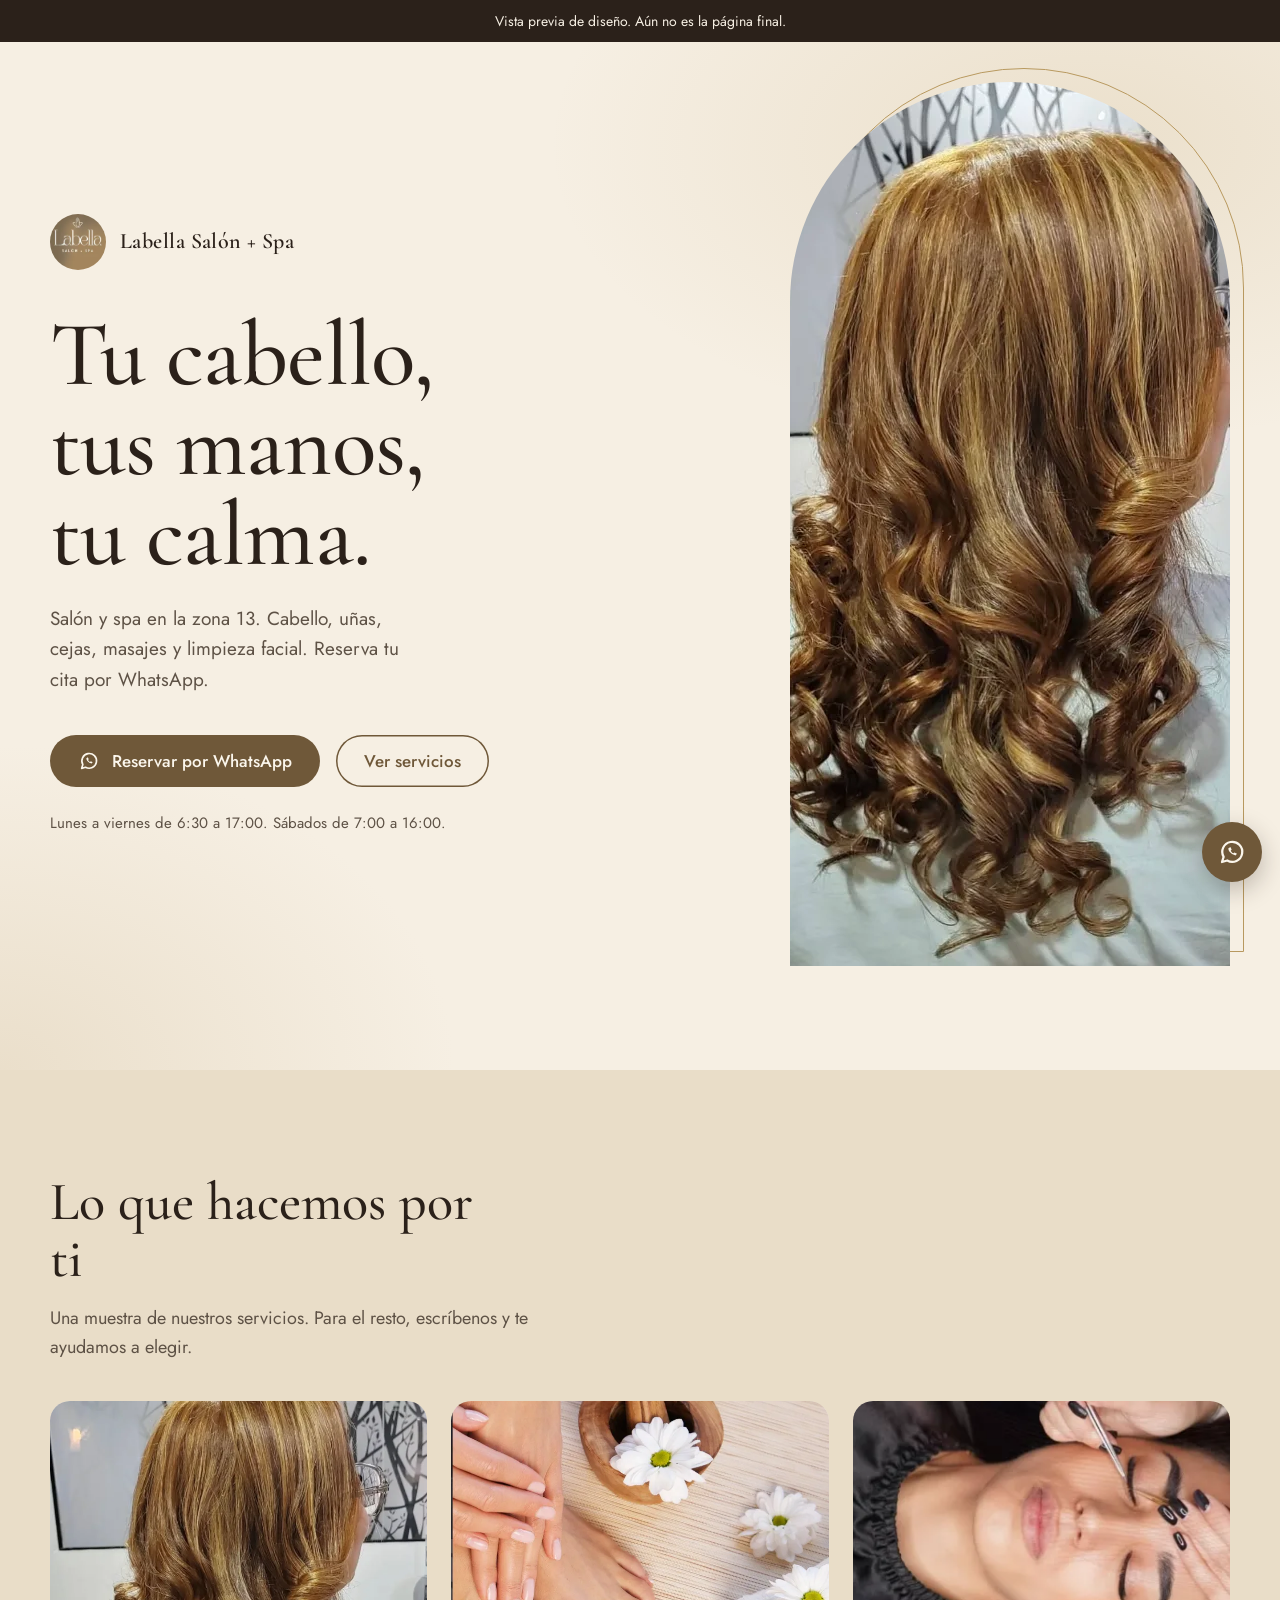
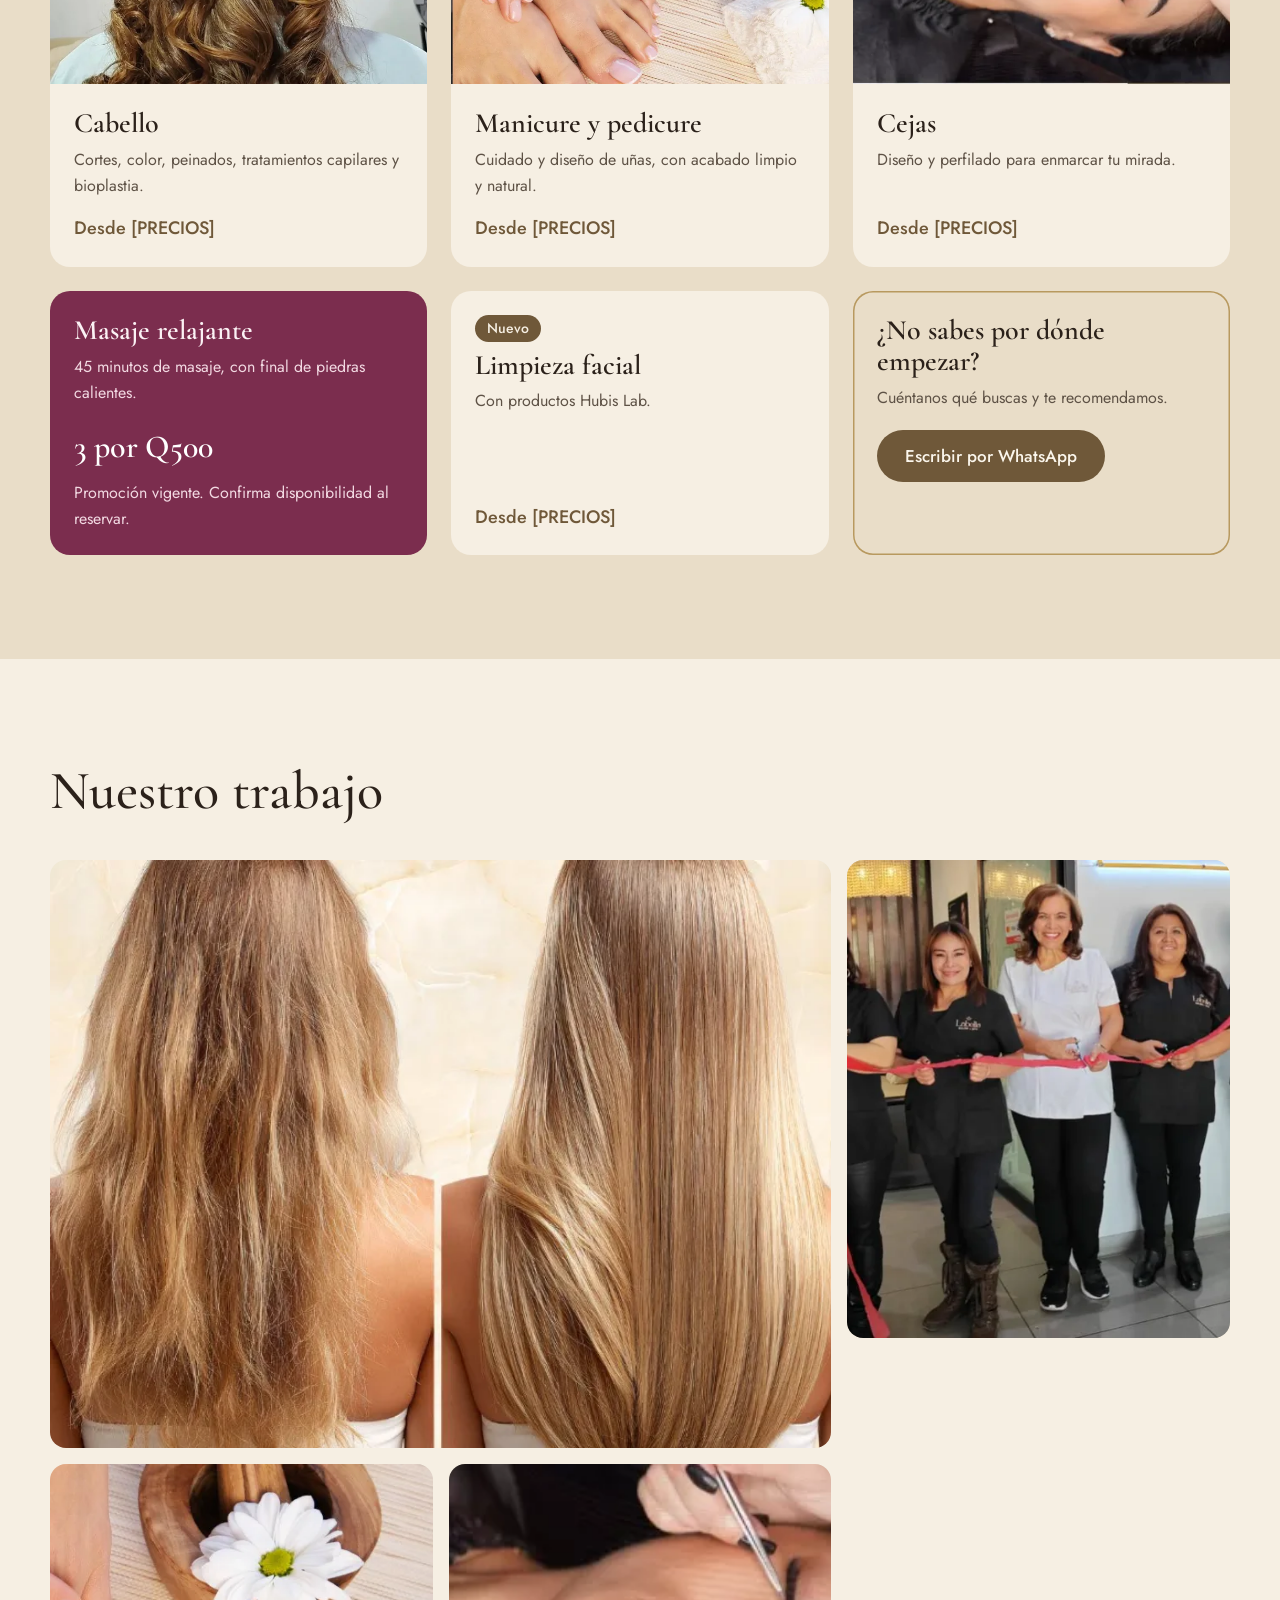
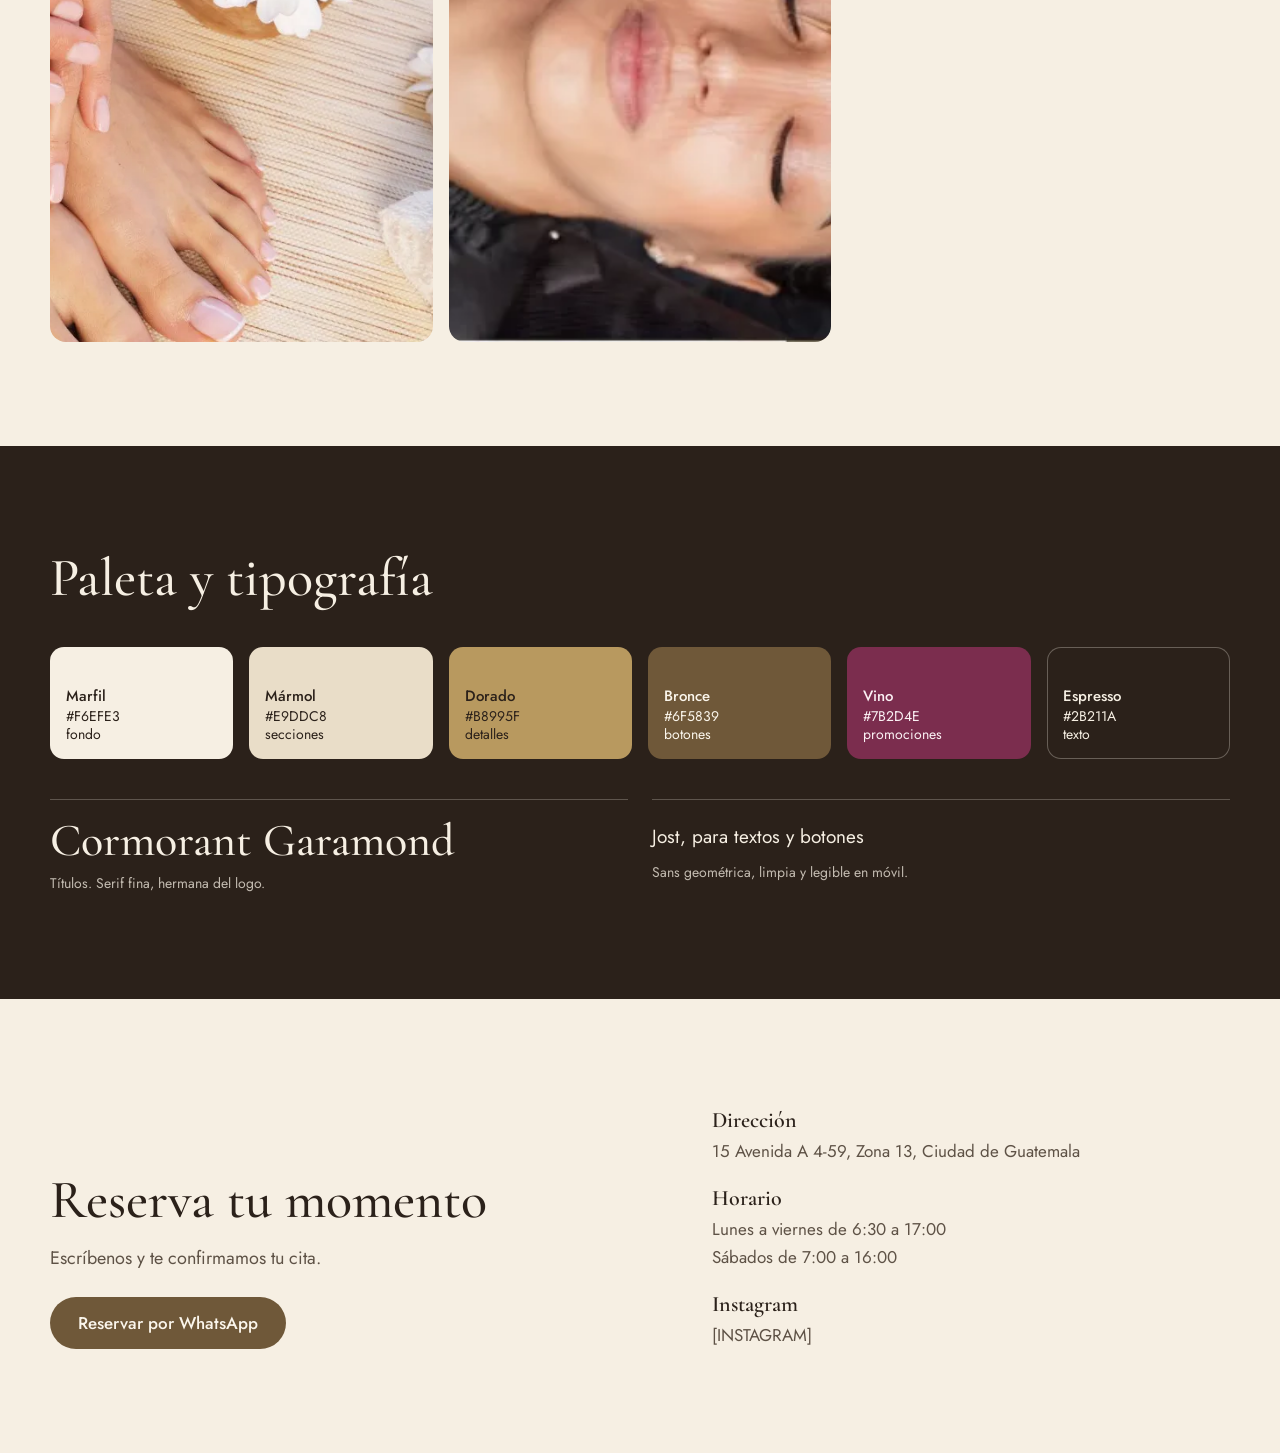
<file: preview-v1.html>
<!DOCTYPE html>
<html lang="es">
<head>
<meta charset="utf-8">
<meta name="viewport" content="width=device-width, initial-scale=1">
<title>Vista previa · Labella Salón + Spa</title>
<link rel="preconnect" href="https://fonts.googleapis.com">
<link rel="preconnect" href="https://fonts.gstatic.com" crossorigin>
<link href="https://fonts.googleapis.com/css2?family=Cormorant+Garamond:wght@500;600&family=Jost:wght@400;500&display=swap" rel="stylesheet">
<style>
:root{
  --marfil:#F6EFE3; --marmol:#E9DDC8; --bronce:#6F5839; --dorado:#B8995F;
  --espresso:#2B211A; --suave:#5E5246; --vino:#7B2D4E;
  --serif:'Cormorant Garamond',Georgia,'Times New Roman',serif;
  --sans:'Jost',system-ui,-apple-system,'Segoe UI',sans-serif;
  --ease-out:cubic-bezier(0.23,1,0.32,1);
  --s1:8px;--s2:16px;--s3:24px;--s4:40px;--s5:64px;--s6:104px;
}
*{box-sizing:border-box;margin:0}
html{scroll-behavior:smooth}
body{font-family:var(--sans);color:var(--espresso);background:var(--marfil);line-height:1.6;font-size:17px;-webkit-font-smoothing:antialiased}
img{display:block;max-width:100%}
a{color:inherit}
:focus-visible{outline:2px solid var(--bronce);outline-offset:3px}

.preview-bar{background:var(--espresso);color:var(--marfil);font-size:14px;padding:10px var(--s2);text-align:center}

/* ---------- botones ---------- */
.btn{display:inline-flex;align-items:center;gap:12px;min-height:52px;padding:0 28px;border-radius:999px;background:var(--bronce);color:#FBF6EC;text-decoration:none;font-weight:500;font-size:17px;transition:transform 160ms var(--ease-out),background-color 200ms ease}
.btn svg{width:22px;height:22px;flex:none;transition:transform 200ms var(--ease-out)}
.btn:active{transform:scale(.97)}
.btn--claro{background:transparent;color:var(--bronce);box-shadow:inset 0 0 0 1.5px var(--bronce)}
@media (hover:hover) and (pointer:fine){
  .btn:hover{background:#5C4829}
  .btn:hover svg{transform:translateX(3px) rotate(-8deg)}
  .btn--claro:hover{background:rgba(111,88,57,.08)}
}

/* ---------- hero ---------- */
.hero{position:relative;overflow:hidden;padding:var(--s4) var(--s3) var(--s5);
  background:
    radial-gradient(900px 500px at 85% 10%,rgba(184,153,95,.18),transparent 60%),
    radial-gradient(700px 500px at 0% 100%,rgba(233,221,200,.9),transparent 65%),
    var(--marfil)}
.hero__inner{max-width:1180px;margin:0 auto;display:grid;gap:var(--s4);align-items:center}
.marca{display:flex;align-items:center;gap:14px;margin-bottom:var(--s4)}
.marca img{width:56px;height:56px;border-radius:50%}
.marca span{font-family:var(--serif);font-size:22px;font-weight:600;letter-spacing:.02em}
h1{font-family:var(--serif);font-weight:500;font-size:clamp(46px,9vw,92px);line-height:.98;letter-spacing:-.01em}
h1 span{display:block}
.hero p.lead{margin-top:var(--s3);max-width:34ch;font-size:19px;color:var(--suave)}
.hero__cta{margin-top:var(--s4);display:flex;flex-wrap:wrap;gap:var(--s2)}
.horario{margin-top:var(--s3);font-size:15px;color:var(--suave)}
.arco{position:relative;justify-self:center;width:min(86%,420px)}
.arco::before{content:"";position:absolute;inset:-14px -14px 14px 14px;border:1.5px solid var(--dorado);border-radius:999px 999px 0 0}
.arco img{position:relative;width:100%;aspect-ratio:4/5;object-fit:cover;object-position:50% 20%;border-radius:999px 999px 0 0}

/* ---------- secciones ---------- */
section{padding:var(--s5) var(--s3)}
.wrap{max-width:1180px;margin:0 auto}
h2{font-family:var(--serif);font-weight:500;font-size:clamp(34px,5vw,54px);line-height:1.05;max-width:18ch}
.intro{margin-top:var(--s2);color:var(--suave);max-width:46ch}

.servicios{background:var(--marmol)}
.grid{margin-top:var(--s4);display:grid;gap:var(--s3);grid-template-columns:1fr}
.card{background:var(--marfil);border-radius:20px;overflow:hidden;display:flex;flex-direction:column;transition:transform 240ms var(--ease-out)}
.card__foto{overflow:hidden;aspect-ratio:4/3}
.card__foto img{width:100%;height:100%;object-fit:cover;transition:transform 400ms var(--ease-out)}
.card__txt{padding:var(--s3);display:flex;flex-direction:column;gap:8px;flex:1}
.card h3{font-family:var(--serif);font-weight:600;font-size:28px;line-height:1.1}
.card p{color:var(--suave);font-size:16px}
.precio{margin-top:auto;padding-top:var(--s1);font-weight:500;color:var(--bronce)}
.nuevo{align-self:flex-start;font-size:14px;font-weight:500;color:var(--marfil);background:var(--bronce);padding:2px 12px;border-radius:999px}
.card--vino{background:var(--vino);color:#FBF1F4}
.card--vino p,.card--vino .precio{color:#F2D9E2}
.card--vino .precio{font-family:var(--serif);font-size:32px;font-weight:600;color:#fff}
.card--solo{justify-content:center;background:transparent;box-shadow:inset 0 0 0 1.5px var(--dorado)}
@media (hover:hover) and (pointer:fine){
  .card:hover{transform:translateY(-4px)}
  .card:hover .card__foto img{transform:scale(1.04)}
}

/* ---------- galeria ---------- */
.galeria-grid{margin-top:var(--s4);display:grid;gap:var(--s2);grid-template-columns:1fr 1fr}
.tile{overflow:hidden;border-radius:16px;background:var(--marmol)}
.tile img{width:100%;height:100%;object-fit:cover;transition:transform 400ms var(--ease-out)}
.tile--ancha{grid-column:1/-1;aspect-ratio:16/10}
.tile--a{aspect-ratio:4/5}
.tile--a:last-child{grid-column:1/-1;aspect-ratio:16/9}
@media (hover:hover) and (pointer:fine){.tile:hover img{transform:scale(1.04)}}

/* ---------- estilo (solo vista previa) ---------- */
.estilo{background:var(--espresso);color:var(--marfil)}
.estilo h2{max-width:none}
.muestras{margin-top:var(--s4);display:grid;gap:var(--s2);grid-template-columns:repeat(2,1fr)}
.muestra{border-radius:14px;padding:var(--s2);min-height:112px;display:flex;flex-direction:column;justify-content:flex-end;font-size:14px;line-height:1.3}
.muestra b{font-weight:500;font-size:15px}
.tipos{margin-top:var(--s4);display:grid;gap:var(--s3)}
.tipo{border-top:1px solid rgba(246,239,227,.25);padding-top:var(--s2)}
.tipo .a{font-family:var(--serif);font-size:46px;line-height:1.05;font-weight:500}
.tipo .b{font-family:var(--sans);font-size:19px;margin-top:6px}
.tipo small{display:block;margin-top:8px;font-size:14px;opacity:.75}

/* ---------- cierre ---------- */
.cierre{text-align:left}
.cierre__in{max-width:1180px;margin:0 auto;display:grid;gap:var(--s4)}
.datos{display:grid;gap:var(--s2);font-size:17px}
.datos dt{font-family:var(--serif);font-weight:600;font-size:22px}
.datos dd{margin:0;color:var(--suave)}

/* ---------- boton flotante ---------- */
.flotante{position:fixed;right:18px;bottom:18px;z-index:10;width:60px;height:60px;border-radius:50%;background:var(--bronce);color:#FBF6EC;display:grid;place-items:center;box-shadow:0 8px 24px rgba(43,33,26,.28);transition:transform 160ms var(--ease-out)}
.flotante svg{width:30px;height:30px}
.flotante::after{content:"";position:absolute;inset:0;border-radius:50%;border:2px solid var(--bronce);opacity:0;animation:aro 1.6s var(--ease-out) 1.4s 2}
.flotante:active{transform:scale(.94)}
@keyframes aro{0%{transform:scale(1);opacity:.55}100%{transform:scale(1.5);opacity:0}}

/* ---------- animacion ---------- */
.entra{opacity:0;transform:translateY(12px);animation:entra 400ms var(--ease-out) forwards;animation-delay:var(--d,0ms)}
.arco{opacity:0;transform:scale(.97);animation:entra-arco 400ms var(--ease-out) 150ms forwards}
@keyframes entra{to{opacity:1;transform:none}}
@keyframes entra-arco{to{opacity:1;transform:none}}
.rev{opacity:0;transform:translateY(10px);transition:opacity 360ms var(--ease-out),transform 360ms var(--ease-out);transition-delay:var(--d,0ms)}
.rev.in{opacity:1;transform:none}
.card.rev.in{transition:opacity 360ms var(--ease-out),transform 240ms var(--ease-out)}
@media (prefers-reduced-motion:reduce){
  html{scroll-behavior:auto}
  .entra,.arco,.rev{transform:none;animation-duration:1ms;transition:opacity 200ms ease}
  .flotante::after{animation:none}
  .card,.card__foto img,.tile img,.btn,.btn svg{transition:none}
}

/* ---------- escritorio ---------- */
@media (min-width:760px){
  body{font-size:18px}
  section{padding:var(--s6) var(--s4)}
  .hero{padding:var(--s4) var(--s4) var(--s6)}
  .grid{grid-template-columns:repeat(2,1fr)}
  .galeria-grid{grid-template-columns:repeat(3,1fr)}
  .tile--ancha{grid-column:span 2;aspect-ratio:auto}
  .tile--a:last-child{grid-column:auto;aspect-ratio:4/5}
  .muestras{grid-template-columns:repeat(6,1fr)}
  .tipos{grid-template-columns:1fr 1fr}
  .cierre__in{grid-template-columns:1.2fr 1fr;align-items:end}
}
@media (min-width:1100px){
  .hero__inner{grid-template-columns:1.1fr .9fr}
  .arco{width:100%;max-width:440px;justify-self:end}
  .grid{grid-template-columns:repeat(3,1fr)}
}
</style>
</head>
<body>

<div class="preview-bar">Vista previa de diseño. Aún no es la página final.</div>

<header class="hero">
  <div class="hero__inner">
    <div>
      <div class="marca entra">
        <img src="assets/logo.webp" alt="Logo de Labella Salón + Spa" width="56" height="56">
        <span>Labella Salón + Spa</span>
      </div>
      <h1>
        <span class="entra" style="--d:60ms">Tu cabello,</span>
        <span class="entra" style="--d:120ms">tus manos,</span>
        <span class="entra" style="--d:180ms">tu calma.</span>
      </h1>
      <p class="lead entra" style="--d:260ms">Salón y spa en la zona 13. Cabello, uñas, cejas, masajes y limpieza facial. Reserva tu cita por WhatsApp.</p>
      <div class="hero__cta entra" style="--d:320ms">
        <a class="btn" href="https://wa.me/50230181300?text=Hola%2C%20quiero%20reservar%20en%20Labella%20Sal%C3%B3n%20%2B%20Spa" target="_blank" rel="noopener">
          <svg viewBox="0 0 24 24" fill="none" stroke="currentColor" stroke-width="1.8" stroke-linecap="round" stroke-linejoin="round" aria-hidden="true"><path d="M4 20l1.3-4.1A8 8 0 1 1 8.2 18.8L4 20z"/><path d="M9 9.2c.3 2.4 2.4 4.5 5.8 5.5l1.2-1.4-2-1-.9.7c-.9-.4-1.7-1.2-2.1-2.1l.7-.9-1-2L9 9.2z" fill="currentColor" stroke="none"/></svg>
          Reservar por WhatsApp
        </a>
        <a class="btn btn--claro" href="#servicios">Ver servicios</a>
      </div>
      <p class="horario entra" style="--d:380ms">Lunes a viernes de 6:30 a 17:00. Sábados de 7:00 a 16:00.</p>
    </div>
    <div class="arco">
      <img src="assets/rizos.webp" alt="Cabello castaño con mechas doradas y rizos suaves, trabajo del salón" width="661" height="884">
    </div>
  </div>
</header>

<section class="servicios" id="servicios">
  <div class="wrap">
    <h2 class="rev">Lo que hacemos por ti</h2>
    <p class="intro rev" style="--d:60ms">Una muestra de nuestros servicios. Para el resto, escríbenos y te ayudamos a elegir.</p>
    <div class="grid">
      <article class="card rev">
        <div class="card__foto"><img src="assets/rizos.webp" alt="Rizos con color y brillo" loading="lazy" style="object-position:50% 25%"></div>
        <div class="card__txt">
          <h3>Cabello</h3>
          <p>Cortes, color, peinados, tratamientos capilares y bioplastia.</p>
          <span class="precio">Desde [PRECIOS]</span>
        </div>
      </article>
      <article class="card rev" style="--d:60ms">
        <div class="card__foto"><img src="assets/manicure.webp" alt="Manos y pies con manicure y pedicure natural" loading="lazy"></div>
        <div class="card__txt">
          <h3>Manicure y pedicure</h3>
          <p>Cuidado y diseño de uñas, con acabado limpio y natural.</p>
          <span class="precio">Desde [PRECIOS]</span>
        </div>
      </article>
      <article class="card rev" style="--d:120ms">
        <div class="card__foto"><img src="assets/cejas.webp" alt="Diseño de cejas con pinza" loading="lazy"></div>
        <div class="card__txt">
          <h3>Cejas</h3>
          <p>Diseño y perfilado para enmarcar tu mirada.</p>
          <span class="precio">Desde [PRECIOS]</span>
        </div>
      </article>
      <article class="card card--vino rev">
        <div class="card__txt">
          <h3>Masaje relajante</h3>
          <p>45 minutos de masaje, con final de piedras calientes.</p>
          <span class="precio">3 por Q500</span>
          <p>Promoción vigente. Confirma disponibilidad al reservar.</p>
        </div>
      </article>
      <article class="card rev" style="--d:60ms">
        <div class="card__txt">
          <span class="nuevo">Nuevo</span>
          <h3>Limpieza facial</h3>
          <p>Con productos Hubis Lab.</p>
          <span class="precio">Desde [PRECIOS]</span>
        </div>
      </article>
      <article class="card card--solo rev" style="--d:120ms">
        <div class="card__txt">
          <h3>¿No sabes por dónde empezar?</h3>
          <p>Cuéntanos qué buscas y te recomendamos.</p>
          <a class="btn" style="margin-top:12px;align-self:flex-start" href="https://wa.me/50230181300?text=Hola%2C%20quiero%20reservar%20en%20Labella%20Sal%C3%B3n%20%2B%20Spa" target="_blank" rel="noopener">Escribir por WhatsApp</a>
        </div>
      </article>
    </div>
  </div>
</section>

<section class="galeria">
  <div class="wrap">
    <h2 class="rev">Nuestro trabajo</h2>
    <div class="galeria-grid">
      <figure class="tile tile--ancha rev"><img src="assets/antes-despues.webp" alt="Cabello dañado antes y liso con brillo después del tratamiento" loading="lazy"></figure>
      <figure class="tile tile--a rev" style="--d:60ms"><img src="assets/equipo.webp" alt="Equipo de Labella en la inauguración del salón" loading="lazy" style="object-position:50% 40%"></figure>
      <figure class="tile tile--a rev"><img src="assets/manicure.webp" alt="Manicure y pedicure con flores blancas" loading="lazy"></figure>
      <figure class="tile tile--a rev" style="--d:60ms"><img src="assets/cejas.webp" alt="Cejas perfiladas" loading="lazy"></figure>
    </div>
  </div>
</section>

<section class="estilo">
  <div class="wrap">
    <h2 class="rev">Paleta y tipografía</h2>
    <div class="muestras">
      <div class="muestra rev" style="background:#F6EFE3;color:#2B211A"><b>Marfil</b>#F6EFE3<br>fondo</div>
      <div class="muestra rev" style="background:#E9DDC8;color:#2B211A"><b>Mármol</b>#E9DDC8<br>secciones</div>
      <div class="muestra rev" style="background:#B8995F;color:#2B211A"><b>Dorado</b>#B8995F<br>detalles</div>
      <div class="muestra rev" style="background:#6F5839;color:#FBF6EC"><b>Bronce</b>#6F5839<br>botones</div>
      <div class="muestra rev" style="background:#7B2D4E;color:#FBF1F4"><b>Vino</b>#7B2D4E<br>promociones</div>
      <div class="muestra rev" style="background:#2B211A;color:#F6EFE3;box-shadow:inset 0 0 0 1px rgba(246,239,227,.3)"><b>Espresso</b>#2B211A<br>texto</div>
    </div>
    <div class="tipos">
      <div class="tipo rev"><div class="a">Cormorant Garamond</div><small>Títulos. Serif fina, hermana del logo.</small></div>
      <div class="tipo rev" style="--d:60ms"><div class="b">Jost, para textos y botones</div><small>Sans geométrica, limpia y legible en móvil.</small></div>
    </div>
  </div>
</section>

<section class="cierre">
  <div class="cierre__in">
    <div>
      <h2 class="rev">Reserva tu momento</h2>
      <p class="intro rev" style="--d:60ms">Escríbenos y te confirmamos tu cita.</p>
      <p class="rev" style="--d:120ms;margin-top:24px"><a class="btn" href="https://wa.me/50230181300?text=Hola%2C%20quiero%20reservar%20en%20Labella%20Sal%C3%B3n%20%2B%20Spa" target="_blank" rel="noopener">Reservar por WhatsApp</a></p>
    </div>
    <dl class="datos rev">
      <div><dt>Dirección</dt><dd>15 Avenida A 4-59, Zona 13, Ciudad de Guatemala</dd></div>
      <div><dt>Horario</dt><dd>Lunes a viernes de 6:30 a 17:00<br>Sábados de 7:00 a 16:00</dd></div>
      <div><dt>Instagram</dt><dd>[INSTAGRAM]</dd></div>
    </dl>
  </div>
</section>

<a class="flotante" href="https://wa.me/50230181300?text=Hola%2C%20quiero%20reservar%20en%20Labella%20Sal%C3%B3n%20%2B%20Spa" target="_blank" rel="noopener" aria-label="Reservar por WhatsApp">
  <svg viewBox="0 0 24 24" fill="none" stroke="currentColor" stroke-width="1.8" stroke-linecap="round" stroke-linejoin="round" aria-hidden="true"><path d="M4 20l1.3-4.1A8 8 0 1 1 8.2 18.8L4 20z"/><path d="M9 9.2c.3 2.4 2.4 4.5 5.8 5.5l1.2-1.4-2-1-.9.7c-.9-.4-1.7-1.2-2.1-2.1l.7-.9-1-2L9 9.2z" fill="currentColor" stroke="none"/></svg>
</a>

<script>
(function(){
  var els=document.querySelectorAll('.rev');
  if(!('IntersectionObserver' in window)){els.forEach(function(e){e.classList.add('in')});return;}
  var io=new IntersectionObserver(function(en){
    en.forEach(function(x){if(x.isIntersecting){x.target.classList.add('in');io.unobserve(x.target);}});
  },{threshold:.15,rootMargin:'0px 0px -40px 0px'});
  els.forEach(function(e){io.observe(e)});
})();
</script>
</body>
</html>
</file>
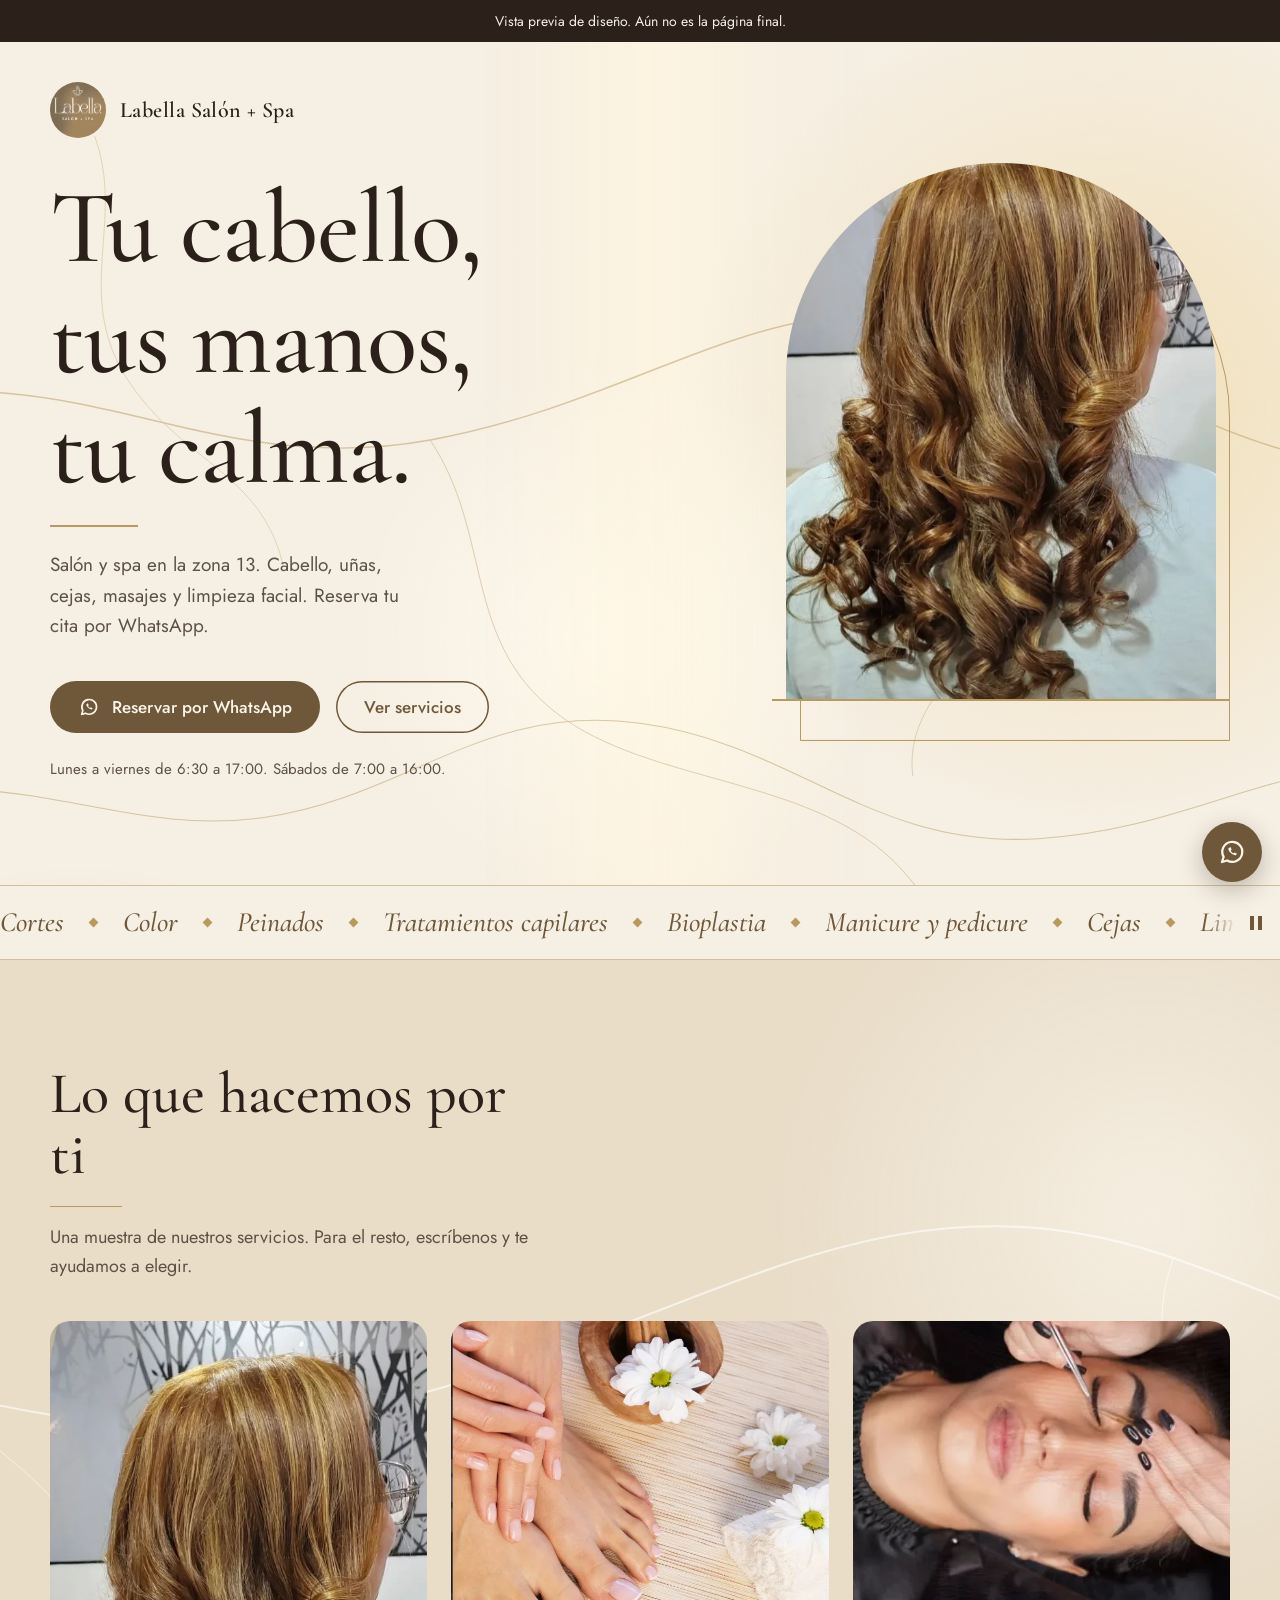
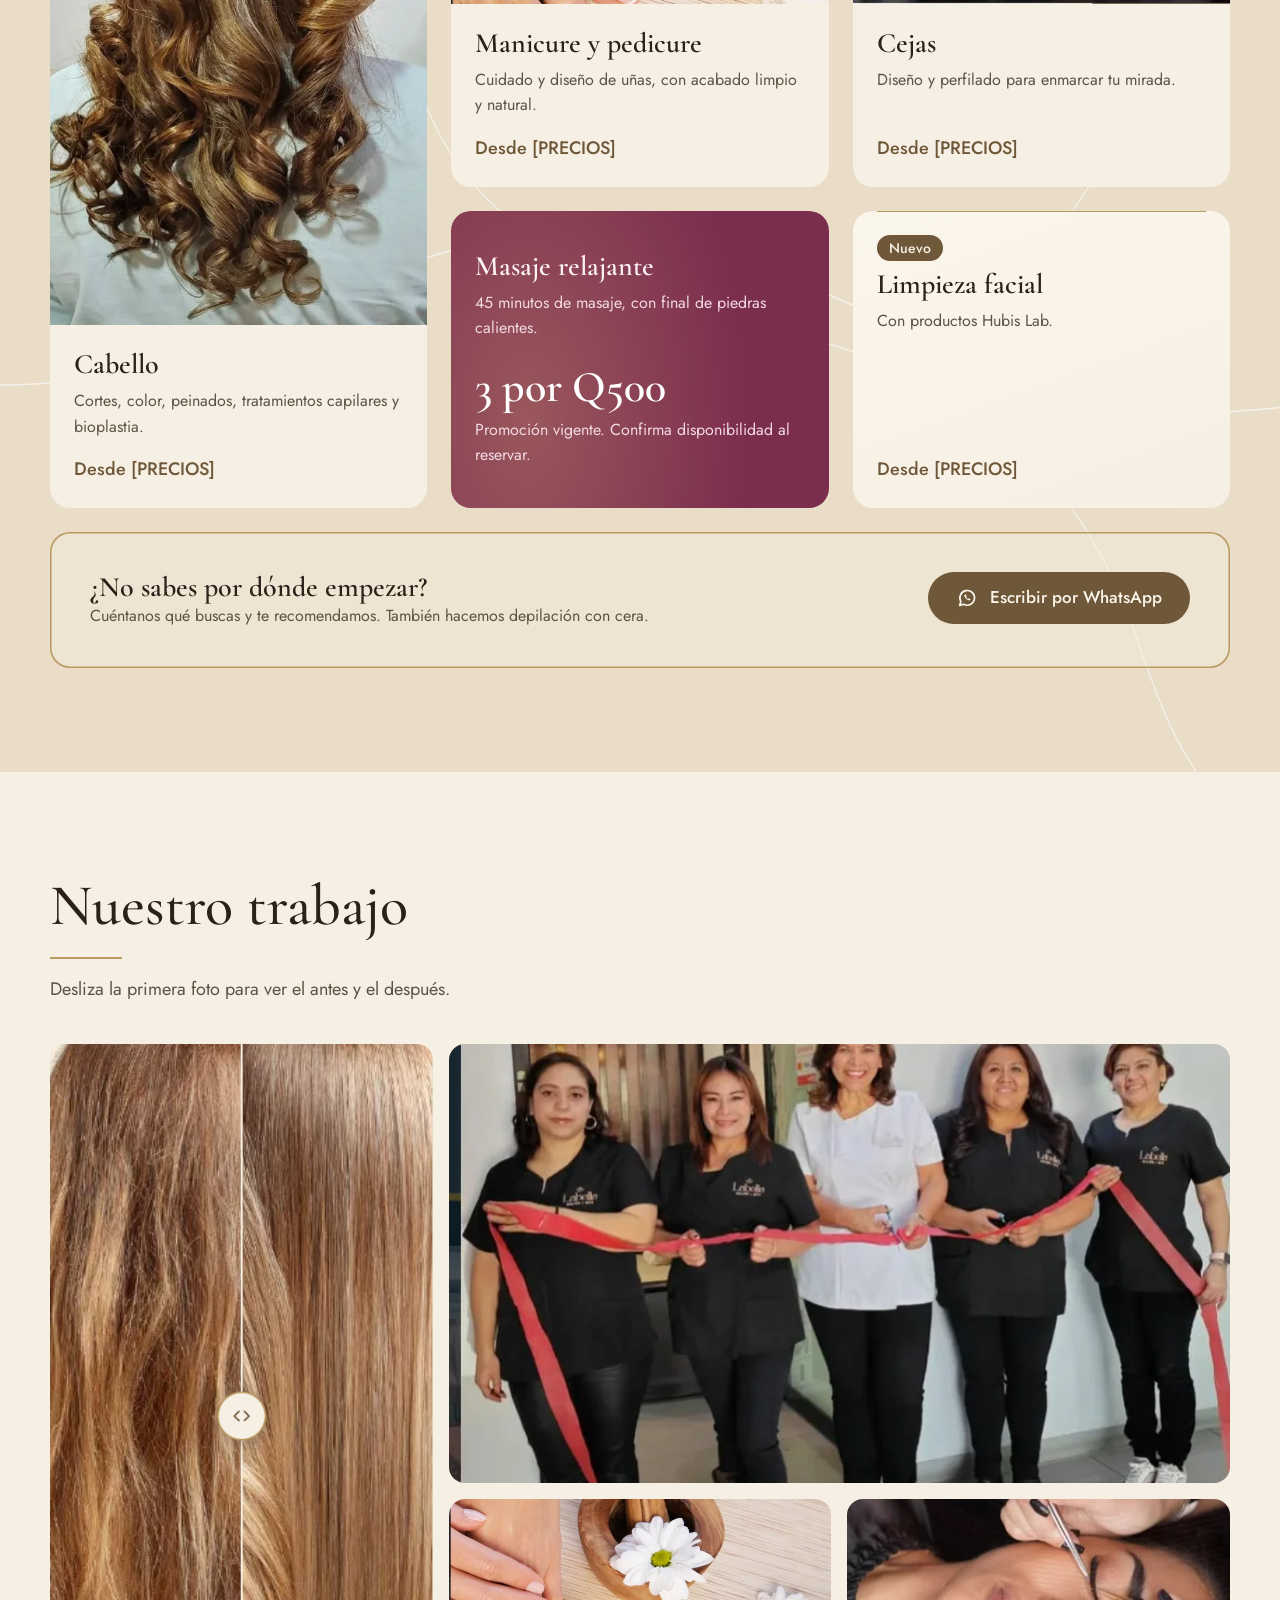
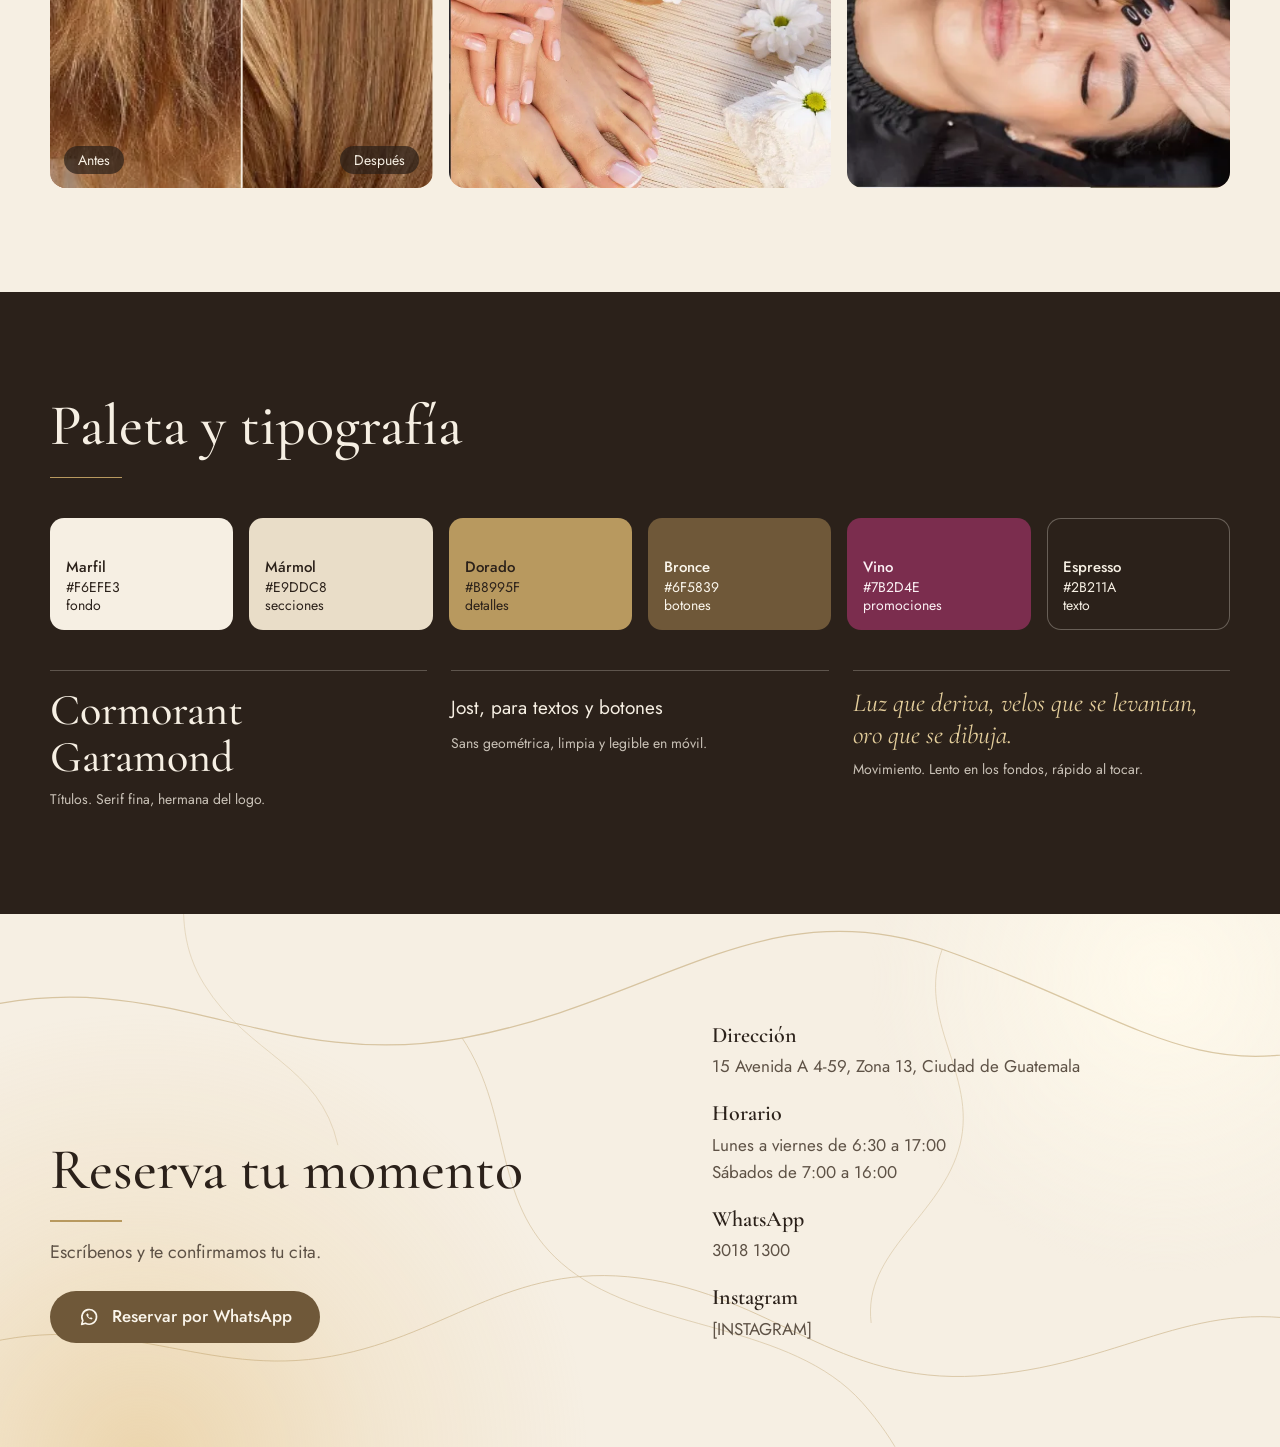
<file: preview.html>
<!DOCTYPE html>
<html lang="es">
<head>
<meta charset="utf-8">
<meta name="viewport" content="width=device-width, initial-scale=1">
<title>Vista previa de Labella Salón + Spa</title>
<script>document.documentElement.classList.add('js')</script>
<link rel="preconnect" href="https://fonts.googleapis.com">
<link rel="preconnect" href="https://fonts.gstatic.com" crossorigin>
<link href="https://fonts.googleapis.com/css2?family=Cormorant+Garamond:ital,wght@0,500;0,600;1,500&family=Jost:wght@400;500&display=swap" rel="stylesheet">
<style>
:root{
  --marfil:#F6EFE3; --marmol:#E9DDC8; --bronce:#6F5839; --dorado:#B8995F;
  --espresso:#2B211A; --suave:#5E5246; --vino:#7B2D4E;
  --serif:'Cormorant Garamond',Georgia,'Times New Roman',serif;
  --sans:'Jost',system-ui,-apple-system,'Segoe UI',sans-serif;
  --ease-out:cubic-bezier(0.23,1,0.32,1);
  --ease-in-out:cubic-bezier(0.77,0,0.175,1);
  --s1:8px;--s2:16px;--s3:24px;--s4:40px;--s5:64px;--s6:104px;
}
*{box-sizing:border-box;margin:0}
html{scroll-behavior:smooth}
body{font-family:var(--sans);color:var(--espresso);background:var(--marfil);line-height:1.6;font-size:17px;-webkit-font-smoothing:antialiased;overflow-x:hidden}
img{display:block;max-width:100%}
a{color:inherit}
:focus-visible{outline:2px solid var(--bronce);outline-offset:3px}
.oscuro :focus-visible{outline-color:var(--marfil)}
.sprite{position:absolute;width:0;height:0;overflow:hidden}

.preview-bar{position:relative;z-index:2;background:var(--espresso);color:var(--marfil);font-size:14px;padding:10px var(--s2);text-align:center}

/* ---------- botones ---------- */
.iman{display:inline-block}
.btn{position:relative;overflow:hidden;display:inline-flex;align-items:center;gap:12px;min-height:52px;padding:0 28px;border-radius:999px;background:var(--bronce);color:#FBF6EC;text-decoration:none;font-weight:500;font-size:17px;transition:transform 160ms var(--ease-out)}
.btn svg{position:relative;z-index:1;width:22px;height:22px;flex:none;transition:transform 240ms var(--ease-out)}
.btn span{position:relative;z-index:1}
.btn::before{content:"";position:absolute;inset:0;background:#5C4829;opacity:0;transition:opacity 200ms ease}
.btn::after{content:"";position:absolute;top:0;bottom:0;left:0;width:45%;background:linear-gradient(100deg,transparent,rgba(255,236,196,.42),transparent);transform:translateX(-140%) skewX(-12deg)}
.btn:active{transform:scale(.97)}
.btn--claro{background:transparent;color:var(--bronce);box-shadow:inset 0 0 0 1.5px var(--bronce)}
.btn--claro::before{background:rgba(111,88,57,.1)}
.btn--claro::after{display:none}
@media (hover:hover) and (pointer:fine){
  .btn:hover::before{opacity:1}
  .btn:hover::after{transform:translateX(330%) skewX(-12deg);transition:transform 400ms var(--ease-out)}
  .btn:hover svg{transform:translateX(2px) rotate(-10deg) scale(1.08)}
}

/* ---------- ambiente (fondos vivos) ---------- */
.amb{position:absolute;inset:0;overflow:hidden;pointer-events:none}
.capa{position:absolute;inset:-6% 0}
.luz{position:absolute;border-radius:50%;will-change:transform}
.veta{position:absolute;inset:0;width:100%;height:100%;filter:blur(.6px);opacity:.5;color:var(--dorado)}
.polvo{position:absolute;inset:0}
.mota{position:absolute;border-radius:50%;background:radial-gradient(circle,#E9D29C 0%,#B8995F 55%,rgba(184,153,95,0) 72%);opacity:0;animation:mota var(--t) linear var(--r) infinite}
.polvo[data-capa="lejos"] .mota{filter:blur(.8px)}
.polvo[data-capa="cerca"] .mota{filter:blur(2px)}
@keyframes mota{
  0%{transform:translate3d(0,0,0) scale(.6);opacity:0}
  18%{opacity:var(--o)}
  50%{transform:translate3d(calc(var(--dx)*.5),calc(var(--dy)*.5),0) scale(1)}
  82%{opacity:var(--o)}
  100%{transform:translate3d(var(--dx),var(--dy),0) scale(.7);opacity:0}
}
@keyframes respira{0%,100%{opacity:.38;transform:scale(1)}50%{opacity:.72;transform:scale(1.035)}}
@keyframes deriva1{0%{transform:translate3d(0,0,0) scale(1)}100%{transform:translate3d(-9%,7%,0) scale(1.14)}}
@keyframes deriva2{0%{transform:translate3d(0,0,0) scale(1.05)}100%{transform:translate3d(12%,-8%,0) scale(.92)}}
@keyframes deriva3{0%{transform:translate3d(-6%,4%,0) scale(.95)}100%{transform:translate3d(8%,-5%,0) scale(1.1)}}
@keyframes rayo{0%{transform:translate3d(-14vmax,0,0) rotate(24deg);opacity:.35}50%{opacity:.9}100%{transform:translate3d(12vmax,0,0) rotate(24deg);opacity:.45}}
@keyframes calor{0%,100%{opacity:.55;transform:scale(.92)}50%{opacity:1;transform:scale(1.08)}}
/* se pausa todo lo ambiental fuera de pantalla o con la pestaña oculta */
.js [data-amb]:not(.vivo) .a,.js [data-amb]:not(.vivo) .mota,.js.oculta .a,.js.oculta .mota{animation-play-state:paused}

/* ---------- hero ---------- */
.hero{position:relative;overflow:hidden;padding:var(--s4) var(--s3) var(--s5);background:var(--marfil)}
.hero .luz--1{width:64vmax;height:64vmax;right:-18vmax;top:-22vmax;background:radial-gradient(closest-side,rgba(240,221,178,.95),rgba(240,221,178,.4) 55%,transparent);animation:deriva1 24s ease-in-out infinite alternate}
.hero .luz--2{width:52vmax;height:52vmax;left:-20vmax;bottom:-24vmax;background:radial-gradient(closest-side,rgba(184,153,95,.34),rgba(184,153,95,.12) 55%,transparent);animation:deriva2 28s ease-in-out infinite alternate}
.hero .luz--3{width:44vmax;height:44vmax;left:26%;top:8%;background:radial-gradient(closest-side,rgba(255,251,240,.95),rgba(255,251,240,.35) 60%,transparent);animation:deriva3 19s ease-in-out infinite alternate}
.rayo{position:absolute;left:38%;top:-30%;width:30vmax;height:170%;background:linear-gradient(90deg,transparent,rgba(255,246,224,.7) 45%,rgba(255,246,224,.25) 70%,transparent);animation:rayo 22s ease-in-out infinite alternate;will-change:transform}
.hero .veta{animation:respira 16s ease-in-out infinite}
.hero__inner{position:relative;max-width:1180px;margin:0 auto;display:grid;gap:var(--s5);align-items:center}
.marca{display:flex;align-items:center;gap:14px;margin-bottom:var(--s4)}
.marca img{width:56px;height:56px;border-radius:50%}
.marca span{font-family:var(--serif);font-size:22px;font-weight:600;letter-spacing:.02em}
h1{font-family:var(--serif);font-weight:500;font-size:clamp(48px,9.4vw,104px);line-height:.98;letter-spacing:-.01em}
.linea{display:block;overflow:hidden;padding:.08em 0 .14em;margin:-.08em 0 -.14em}
.linea>span{display:block}
.hero .linea>span{animation:sube 900ms var(--ease-out) var(--d,0ms) both}
.filete{display:block;width:88px;height:1.5px;background:var(--dorado);transform-origin:left}
.hero .filete{margin-top:var(--s3);animation:dibujaX 800ms var(--ease-out) 620ms both}
.hero p.lead{margin-top:var(--s3);max-width:34ch;font-size:19px;color:var(--suave)}
.hero__cta{margin-top:var(--s4);display:flex;flex-wrap:wrap;gap:var(--s2)}
.horario{margin-top:var(--s3);font-size:15px;color:var(--suave)}
.h{animation:aparece 700ms var(--ease-out) var(--d,0ms) both}

.arco{position:relative;justify-self:center;width:min(82%,400px)}
.arco__marco{position:absolute;inset:-14px -14px 14px 14px}
.arco__marco i{position:absolute;inset:0;border:1.5px solid var(--dorado);border-radius:999px 999px 0 0;animation:marco 900ms var(--ease-out) 900ms both}
.arco__ventana{position:relative;aspect-ratio:4/5;overflow:hidden;border-radius:999px 999px 0 0;background:var(--marmol)}
.arco__zoom{position:absolute;inset:0;animation:asienta 1600ms var(--ease-out) 250ms both}
.arco__zoom img{width:100%;height:100%;object-fit:cover;object-position:50% 20%;transform:scale(1.12);will-change:transform}
.arco__velo{position:absolute;inset:0;background:linear-gradient(180deg,#EFE4CF,var(--marfil));transform:scaleY(0);transform-origin:top;animation:velo 1100ms var(--ease-in-out) 250ms both}
.arco__base{position:absolute;left:-14px;right:-14px;bottom:0;height:1.5px;background:var(--dorado);transform-origin:left;animation:dibujaX 900ms var(--ease-out) 1100ms both}

@keyframes sube{from{transform:translateY(118%)}}
@keyframes aparece{from{opacity:0;transform:translateY(14px)}}
@keyframes dibujaX{from{transform:scaleX(0)}}
@keyframes velo{from{transform:scaleY(1)}to{transform:scaleY(0)}}
@keyframes asienta{from{transform:scale(1.16)}}
@keyframes marco{from{opacity:0;transform:translate(-14px,14px)}}
@keyframes desvanece{from{opacity:0}}

/* ---------- cinta de servicios ---------- */
.cinta{position:relative;overflow:hidden;background:var(--marfil);border-top:1px solid rgba(184,153,95,.55);border-bottom:1px solid rgba(184,153,95,.55)}
.cinta__pista{display:flex;width:max-content;animation:cinta 46s linear infinite}
.cinta ul{display:flex;align-items:center;list-style:none;padding:14px 0;flex:none}
.cinta li{display:flex;align-items:center;white-space:nowrap;font-family:var(--serif);font-style:italic;font-weight:500;font-size:24px;color:var(--bronce)}
.cinta li::after{content:"";width:7px;height:7px;margin:0 26px;background:var(--dorado);transform:rotate(45deg)}
@keyframes cinta{to{transform:translateX(-50%)}}
.cinta.pausada .cinta__pista{animation-play-state:paused}
.cinta__pausa{position:absolute;right:0;top:0;bottom:0;width:76px;padding:0 0 0 28px;border:0;background:linear-gradient(90deg,rgba(246,239,227,0),var(--marfil) 42%);color:var(--bronce);cursor:pointer;display:grid;place-items:center}
.cinta__pausa i{display:block;width:12px;height:14px;border-left:4px solid currentColor;border-right:4px solid currentColor}
.cinta.pausada .cinta__pausa i{width:0;height:0;border:7px solid transparent;border-left:12px solid currentColor;border-right:0}
.cinta__pausa:focus-visible{outline-offset:-4px}
@media (hover:hover) and (pointer:fine){.cinta:hover .cinta__pista{animation-play-state:paused}}

/* ---------- secciones ---------- */
section{position:relative;padding:var(--s5) var(--s3)}
.wrap{position:relative;max-width:1180px;margin:0 auto}
h2{font-family:var(--serif);font-weight:500;font-size:clamp(36px,5vw,58px);line-height:1.05;max-width:18ch}
h2::after{content:"";display:block;width:72px;height:1.5px;margin-top:20px;background:var(--dorado);transform-origin:left}
.intro{margin-top:var(--s2);color:var(--suave);max-width:46ch}

/* revelados al hacer scroll */
.js .rev{opacity:0;transform:translateY(14px);transition:opacity 500ms var(--ease-out) var(--d,0ms),transform 500ms var(--ease-out) var(--d,0ms)}
.js .rev.in{opacity:1;transform:none}
.js h2.rev{opacity:1;transform:none}
.js h2.rev .linea>span{transform:translateY(118%);transition:transform 800ms var(--ease-out)}
.js h2.rev::after{transform:scaleX(0);transition:transform 800ms var(--ease-out) 250ms}
.js h2.rev.in .linea>span{transform:none}
.js h2.rev.in::after{transform:none}

/* ---------- servicios ---------- */
.servicios{background:var(--marmol);overflow:hidden}
.servicios .veta{opacity:.6;animation:respira 18s ease-in-out infinite}
.servicios .veta{color:#fff}
.servicios .luz{width:60vmax;height:60vmax;right:-20vmax;top:-10vmax;background:radial-gradient(closest-side,rgba(246,239,227,.9),transparent);animation:deriva2 26s ease-in-out infinite alternate}
.grid{margin-top:var(--s4);display:grid;gap:var(--s3);grid-template-columns:1fr}
.card{perspective:900px;display:flex}
.card__in{position:relative;isolation:isolate;flex:1;display:flex;transition:transform 400ms var(--ease-out)}
.card__in::before{content:"";position:absolute;z-index:-1;inset:14px 10px -10px;border-radius:26px;background:rgba(92,72,41,.42);filter:blur(20px);opacity:0;transition:opacity 300ms ease}
.card__cuerpo{position:relative;overflow:hidden;flex:1;display:flex;flex-direction:column;border-radius:20px;background:var(--marfil)}
.card__cuerpo::after{content:"";position:absolute;top:0;bottom:0;left:0;width:40%;pointer-events:none;background:linear-gradient(100deg,transparent,rgba(232,208,150,.42),transparent);transform:translateX(-150%) skewX(-12deg)}
.card__foto{overflow:hidden;aspect-ratio:4/3}
.card__foto img{width:100%;height:100%;object-fit:cover;transition:transform 400ms var(--ease-out)}
.card__txt{position:relative;padding:var(--s3);display:flex;flex-direction:column;gap:8px;flex:1}
.card h3{font-family:var(--serif);font-weight:600;font-size:28px;line-height:1.1}
.card p{color:var(--suave);font-size:16px}
.precio{margin-top:auto;padding-top:var(--s1);font-weight:500;color:var(--bronce)}
.nuevo{align-self:flex-start;font-size:14px;font-weight:500;color:var(--marfil);background:var(--bronce);padding:2px 12px;border-radius:999px}
.card--facial .card__cuerpo{background:linear-gradient(160deg,#FBF6EC,var(--marfil))}
.card--facial .card__txt::before{content:"";position:absolute;left:var(--s3);right:var(--s3);top:0;height:1.5px;background:var(--dorado);transform-origin:left;transition:transform 800ms var(--ease-out) 300ms}
.js .card--facial.rev:not(.in) .card__txt::before{transform:scaleX(0)}
.card--vino .card__cuerpo{background:var(--vino);color:#FBF1F4}
.card--vino .card__txt{padding:var(--s4) var(--s3)}
.card--vino p{color:#F2D9E2}
.card--vino .precio{margin-top:var(--s1);font-family:var(--serif);font-size:44px;line-height:1;font-weight:600;color:#fff}
.card--vino .luz{width:120%;aspect-ratio:1;left:-40%;top:-60%;background:radial-gradient(closest-side,rgba(214,170,120,.34),transparent);animation:deriva2 20s ease-in-out infinite alternate}
.card--vino .mota{background:radial-gradient(circle,#F6E3B4 0%,#D8B878 50%,rgba(216,184,120,0) 72%)}
.card--solo .card__cuerpo{background:rgba(246,239,227,.35);box-shadow:inset 0 0 0 1.5px var(--dorado);justify-content:center}
.card--solo .card__cuerpo::after{display:none}
.card--solo .card__txt{gap:10px}
@media (hover:hover) and (pointer:fine){
  .card:not(.card--solo):hover .card__in{transform:translateY(-5px)}
  .card:not(.card--solo):hover .card__in::before{opacity:1}
  .card:hover .card__foto img{transform:scale(1.06)}
  .card:hover .card__cuerpo::after{transform:translateX(420%) skewX(-12deg);transition:transform 400ms var(--ease-out)}
}

/* ---------- galeria ---------- */
.galeria-grid{margin-top:var(--s4);display:grid;gap:var(--s2);grid-template-columns:1fr 1fr}
.tile{position:relative;overflow:hidden;border-radius:16px;background:var(--marmol)}
.tile>img{width:100%;height:100%;object-fit:cover;transition:transform 400ms var(--ease-out)}
.tile::after{content:"";position:absolute;inset:0;pointer-events:none;background:var(--marmol);transform:scaleY(0);transform-origin:top}
.js .tile.rev{opacity:1;transform:none}
.js .tile.rev::after{transform:scaleY(1);transition:transform 900ms var(--ease-in-out) var(--d,0ms)}
.js .tile.rev.in::after{transform:scaleY(0)}
.js .tile.rev>img,.js .tile.rev .ba{transform:scale(1.12);transition:transform 1200ms var(--ease-out) var(--d,0ms)}
.js .tile.rev.in>img,.js .tile.rev.in .ba{transform:none}
.js .tile.rev.listo>img{transition:transform 400ms var(--ease-out)}
.tile--ba{grid-column:1/-1;aspect-ratio:4/5}
.tile--equipo{grid-column:1/-1;aspect-ratio:16/10}
.tile--c{aspect-ratio:4/5}
@media (hover:hover) and (pointer:fine){.js .tile.rev.listo:hover>img,.tile:hover>img{transform:scale(1.05)}}

/* antes / despues */
.ba{position:absolute;inset:0}
.ba img{position:absolute;top:0;left:0;width:200%;max-width:none;height:100%;object-fit:cover;user-select:none;-webkit-user-drag:none}
.ba__despues{transform:translateX(-50%)}
.ba__clip,.ba__contra,.ba__asa{position:absolute;inset:0;will-change:transform}
.ba__clip{overflow:hidden;transform:translateX(-50%)}
.ba__contra{transform:translateX(50%)}
.ba__asa{pointer-events:none;transform:translateX(-50%)}
.ba__asa::before{content:"";position:absolute;top:0;bottom:0;right:-1px;width:2px;background:var(--marfil)}
.ba__asa i{position:absolute;right:-23px;top:50%;width:46px;height:46px;margin-top:-23px;border-radius:50%;background:var(--marfil);box-shadow:0 0 0 1.5px var(--dorado),0 6px 18px rgba(43,33,26,.3);display:grid;place-items:center;color:var(--bronce)}
.ba__asa svg{width:22px;height:22px}
.ba.suave .ba__clip,.ba.suave .ba__contra,.ba.suave .ba__asa{transition:transform 900ms var(--ease-in-out)}
.ba__rango{position:absolute;inset:0;width:100%;height:100%;margin:0;opacity:0;cursor:ew-resize;touch-action:pan-y;-webkit-appearance:none;appearance:none;background:transparent}
.ba__rango::-webkit-slider-thumb{-webkit-appearance:none;width:2px;height:900px}
.ba__rango::-moz-range-thumb{width:2px;height:900px;border:0}
.ba__rango:focus-visible~.ba__asa i{outline:2px solid var(--bronce);outline-offset:3px}
.ba__et{position:absolute;bottom:14px;padding:3px 14px;border-radius:999px;background:rgba(43,33,26,.72);color:var(--marfil);font-size:14px;pointer-events:none}
.ba__et--a{left:14px}.ba__et--d{right:14px}

/* ---------- estilo (solo vista previa) ---------- */
.estilo{background:var(--espresso);color:var(--marfil)}
.estilo h2{max-width:none}
.muestras{margin-top:var(--s4);display:grid;gap:var(--s2);grid-template-columns:repeat(2,1fr)}
.muestra{border-radius:14px;padding:var(--s2);min-height:112px;display:flex;flex-direction:column;justify-content:flex-end;font-size:14px;line-height:1.3}
.muestra b{font-weight:500;font-size:15px}
.tipos{margin-top:var(--s4);display:grid;gap:var(--s3)}
.tipo{border-top:1px solid rgba(246,239,227,.25);padding-top:var(--s2)}
.tipo .a{font-family:var(--serif);font-size:44px;line-height:1.05;font-weight:500}
.tipo .b{font-family:var(--sans);font-size:19px;margin-top:6px}
.tipo .c{font-family:var(--serif);font-style:italic;font-size:26px;line-height:1.2;color:#E3CD9B}
.tipo small{display:block;margin-top:8px;font-size:14px;opacity:.78}

/* ---------- cierre ---------- */
.cierre{overflow:hidden;padding-bottom:calc(var(--s5) + 56px)}
.cierre .luz--1{width:70vmax;height:70vmax;left:-24vmax;bottom:-36vmax;background:radial-gradient(closest-side,rgba(226,188,120,.5),rgba(226,188,120,.16) 55%,transparent);animation:calor 9s ease-in-out infinite}
.cierre .luz--2{width:46vmax;height:46vmax;right:-14vmax;top:-18vmax;background:radial-gradient(closest-side,rgba(255,250,236,.95),transparent);animation:deriva3 21s ease-in-out infinite alternate}
.cierre .veta{animation:respira 16s ease-in-out infinite}
.cierre__in{position:relative;max-width:1180px;margin:0 auto;display:grid;gap:var(--s4)}
.datos{display:grid;gap:var(--s2);font-size:17px}
.datos dt{font-family:var(--serif);font-weight:600;font-size:22px}
.datos dd{margin:0;color:var(--suave)}

/* ---------- boton flotante ---------- */
.flotante{position:fixed;right:18px;bottom:18px;z-index:10;width:60px;height:60px;border-radius:50%;background:var(--bronce);color:#FBF6EC;display:grid;place-items:center;box-shadow:0 8px 24px rgba(43,33,26,.28);transition:transform 160ms var(--ease-out)}
.flotante svg{width:30px;height:30px;transition:transform 240ms var(--ease-out)}
.flotante::after{content:"";position:absolute;inset:0;border-radius:50%;border:2px solid var(--bronce);opacity:0;animation:aro 1.8s var(--ease-out) 2.4s 3}
.flotante:active{transform:scale(.94)}
@keyframes aro{0%{transform:scale(1);opacity:.6}100%{transform:scale(1.6);opacity:0}}
@media (hover:hover) and (pointer:fine){
  .flotante:hover{transform:scale(1.06)}
  .flotante:hover svg{transform:rotate(-10deg)}
}

/* ---------- resplandor del cursor ---------- */
.resplandor{position:fixed;left:-230px;top:-230px;z-index:5;width:460px;height:460px;border-radius:50%;pointer-events:none;opacity:0;background:radial-gradient(closest-side,rgba(222,190,124,.22),rgba(222,190,124,.08) 48%,transparent 72%);transition:opacity 400ms ease;will-change:transform}
.resplandor.on{opacity:1}

/* ---------- escritorio ---------- */
@media (min-width:760px){
  body{font-size:18px}
  section{padding:var(--s6) var(--s4)}
  .hero{padding:var(--s4) var(--s4) var(--s6)}
  .cinta li{font-size:28px}
  .grid{grid-template-columns:repeat(2,1fr)}
  .card--solo{grid-column:1/-1}
  .card--solo .card__txt{flex-direction:row;align-items:center;justify-content:space-between;gap:var(--s3);padding:var(--s4)}
  .galeria-grid{grid-template-columns:repeat(3,1fr)}
  .tile--ba{grid-column:1;grid-row:1/span 2;aspect-ratio:auto;min-height:560px}
  .tile--equipo{grid-column:2/span 2;aspect-ratio:16/9}
  .tile--c{aspect-ratio:auto;min-height:260px}
  .muestras{grid-template-columns:repeat(6,1fr)}
  .tipos{grid-template-columns:repeat(3,1fr)}
  .cierre{padding-bottom:var(--s6)}
  .cierre__in{grid-template-columns:1.2fr 1fr;align-items:end}
}
@media (min-width:1100px){
  .hero__inner{grid-template-columns:1.1fr .9fr;min-height:min(680px,calc(100vh - 190px))}
  .arco{width:100%;max-width:430px;justify-self:end;margin-right:14px}
  .grid{grid-template-columns:repeat(3,1fr)}
  .card--alta{grid-row:span 2}
  .card--alta .card__foto{flex:1;aspect-ratio:auto;min-height:300px}
  .card--alta .card__txt{flex:none}
}

/* ---------- movimiento reducido: todo visible y quieto, solo fundidos cortos ---------- */
@media (prefers-reduced-motion:reduce){
  html{scroll-behavior:auto}
  *,*::before,*::after{animation:none!important}
  .hero .h,.hero .linea>span,.arco{animation:desvanece 200ms ease both!important}
  .js .rev,.js h2.rev,.js .tile.rev{opacity:0;transform:none;transition:opacity 200ms ease}
  .js .rev.in{opacity:1}
  .js h2.rev .linea>span,.js h2.rev::after,.js .card--facial.rev:not(.in) .card__txt::before{transform:none;transition:none}
  .js .tile.rev::after{display:none}
  .js .tile.rev>img,.js .tile.rev .ba{transform:none;transition:none}
  .btn,.btn svg,.card__in,.card__foto img,.tile>img,.flotante,.flotante svg{transition:none!important}
  .btn::after,.card__cuerpo::after,.resplandor,.cinta__pausa,.polvo,.rayo{display:none!important}
  .card:hover .card__in,.card:hover .card__foto img,.tile:hover>img,.btn:hover svg,.flotante:hover,.flotante:hover svg{transform:none!important}
  .cinta__pista{display:block;width:auto}
  .cinta ul{flex-wrap:wrap;justify-content:center;padding:14px var(--s2);row-gap:4px}
  .cinta ul+ul{display:none}
  .ba.suave .ba__clip,.ba.suave .ba__contra,.ba.suave .ba__asa{transition:none}
}
</style>
</head>
<body>

<svg class="sprite" aria-hidden="true" focusable="false">
  <symbol id="wa" viewBox="0 0 24 24" fill="none" stroke="currentColor" stroke-width="1.8" stroke-linecap="round" stroke-linejoin="round"><path d="M4 20l1.3-4.1A8 8 0 1 1 8.2 18.8L4 20z"/><path d="M9 9.2c.3 2.4 2.4 4.5 5.8 5.5l1.2-1.4-2-1-.9.7c-.9-.4-1.7-1.2-2.1-2.1l.7-.9-1-2L9 9.2z" fill="currentColor" stroke="none"/></symbol>
  <symbol id="veta" viewBox="0 0 1440 900" preserveAspectRatio="xMidYMid slice" fill="none" stroke="currentColor" stroke-linecap="round">
    <path stroke-width="1.4" d="M-40 260C180 200 300 330 520 290S860 120 1060 190s280 150 430 110"/>
    <path stroke-width=".8" d="M520 290c60 90 30 190 120 260s250 60 330 150 60 150 120 220"/>
    <path stroke-width="1" d="M-40 640c160-50 260 30 400 10s210-110 360-90 220 120 380 110 240-90 380-60"/>
    <path stroke-width=".7" d="M1060 190c-30 80 40 140 20 220s-110 120-100 200"/>
    <path stroke-width=".6" d="M200 0c30 80-20 150 30 230s130 90 150 180"/>
  </symbol>
</svg>

<div class="preview-bar">Vista previa de diseño. Aún no es la página final.</div>

<header class="hero" data-amb>
  <div class="amb" aria-hidden="true">
    <div class="capa" data-prof=".16">
      <div class="luz luz--1 a"></div>
      <div class="luz luz--2 a"></div>
      <div class="luz luz--3 a"></div>
      <div class="rayo a"></div>
    </div>
    <div class="capa" data-prof=".08"><svg class="veta a"><use href="#veta"/></svg></div>
    <div class="capa polvo" data-capa="lejos" data-prof=".05" data-n="6" data-nm="3"></div>
    <div class="capa polvo" data-capa="medio" data-prof=".12" data-n="6" data-nm="2"></div>
    <div class="capa polvo" data-capa="cerca" data-prof=".24" data-n="5" data-nm="2"></div>
  </div>
  <div class="hero__inner">
    <div>
      <div class="marca h">
        <img src="assets/logo.webp" alt="Logo de Labella Salón + Spa" width="56" height="56">
        <span>Labella Salón + Spa</span>
      </div>
      <h1>
        <span class="linea"><span style="--d:120ms">Tu cabello,</span></span>
        <span class="linea"><span style="--d:220ms">tus manos,</span></span>
        <span class="linea"><span style="--d:320ms">tu calma.</span></span>
      </h1>
      <span class="filete" aria-hidden="true"></span>
      <p class="lead h" style="--d:560ms">Salón y spa en la zona 13. Cabello, uñas, cejas, masajes y limpieza facial. Reserva tu cita por WhatsApp.</p>
      <div class="hero__cta h" style="--d:660ms">
        <span class="iman">
          <a class="btn" href="https://wa.me/50230181300?text=Hola%2C%20quiero%20reservar%20en%20Labella%20Sal%C3%B3n%20%2B%20Spa" target="_blank" rel="noopener">
            <svg aria-hidden="true"><use href="#wa"/></svg><span>Reservar por WhatsApp</span>
          </a>
        </span>
        <a class="btn btn--claro" href="#servicios"><span>Ver servicios</span></a>
      </div>
      <p class="horario h" style="--d:760ms">Lunes a viernes de 6:30 a 17:00. Sábados de 7:00 a 16:00.</p>
    </div>
    <div class="arco">
      <div class="arco__marco" aria-hidden="true"><i></i></div>
      <div class="arco__ventana">
        <div class="arco__zoom"><img src="assets/rizos.webp" alt="Cabello castaño con mechas doradas y rizos suaves, trabajo del salón" width="661" height="884"></div>
        <div class="arco__velo" aria-hidden="true"></div>
      </div>
      <span class="arco__base" aria-hidden="true"></span>
    </div>
  </div>
</header>

<div class="cinta" data-amb>
  <div class="cinta__pista a">
    <ul>
      <li>Cortes</li><li>Color</li><li>Peinados</li><li>Tratamientos capilares</li><li>Bioplastia</li><li>Manicure y pedicure</li><li>Cejas</li><li>Limpieza facial</li><li>Masaje relajante</li><li>Depilación con cera</li>
    </ul>
    <ul aria-hidden="true">
      <li>Cortes</li><li>Color</li><li>Peinados</li><li>Tratamientos capilares</li><li>Bioplastia</li><li>Manicure y pedicure</li><li>Cejas</li><li>Limpieza facial</li><li>Masaje relajante</li><li>Depilación con cera</li>
    </ul>
  </div>
  <button class="cinta__pausa" type="button" aria-pressed="false" aria-label="Pausar la cinta de servicios"><i aria-hidden="true"></i></button>
</div>

<section class="servicios" id="servicios" data-amb>
  <div class="amb" aria-hidden="true">
    <div class="luz a"></div>
    <svg class="veta a"><use href="#veta"/></svg>
  </div>
  <div class="wrap">
    <h2 class="rev"><span class="linea"><span>Lo que hacemos por ti</span></span></h2>
    <p class="intro rev" style="--d:120ms">Una muestra de nuestros servicios. Para el resto, escríbenos y te ayudamos a elegir.</p>
    <div class="grid">
      <article class="card card--alta rev" data-tilt>
        <div class="card__in"><div class="card__cuerpo">
          <div class="card__foto"><img src="assets/rizos.webp" alt="Rizos con color y brillo" loading="lazy" style="object-position:50% 45%"></div>
          <div class="card__txt">
            <h3>Cabello</h3>
            <p>Cortes, color, peinados, tratamientos capilares y bioplastia.</p>
            <span class="precio">Desde [PRECIOS]</span>
          </div>
        </div></div>
      </article>
      <article class="card rev" style="--d:70ms" data-tilt>
        <div class="card__in"><div class="card__cuerpo">
          <div class="card__foto"><img src="assets/manicure.webp" alt="Manos y pies con manicure y pedicure natural" loading="lazy"></div>
          <div class="card__txt">
            <h3>Manicure y pedicure</h3>
            <p>Cuidado y diseño de uñas, con acabado limpio y natural.</p>
            <span class="precio">Desde [PRECIOS]</span>
          </div>
        </div></div>
      </article>
      <article class="card rev" style="--d:140ms" data-tilt>
        <div class="card__in"><div class="card__cuerpo">
          <div class="card__foto"><img src="assets/cejas.webp" alt="Diseño de cejas con pinza" loading="lazy" style="object-position:62% 50%"></div>
          <div class="card__txt">
            <h3>Cejas</h3>
            <p>Diseño y perfilado para enmarcar tu mirada.</p>
            <span class="precio">Desde [PRECIOS]</span>
          </div>
        </div></div>
      </article>
      <article class="card card--vino rev" data-tilt data-amb>
        <div class="card__in"><div class="card__cuerpo">
          <div class="amb" aria-hidden="true">
            <div class="luz a"></div>
            <div class="polvo" data-capa="medio" data-n="5" data-nm="3" data-lento></div>
          </div>
          <div class="card__txt">
            <h3>Masaje relajante</h3>
            <p>45 minutos de masaje, con final de piedras calientes.</p>
            <span class="precio">3 por Q500</span>
            <p>Promoción vigente. Confirma disponibilidad al reservar.</p>
          </div>
        </div></div>
      </article>
      <article class="card card--facial rev" style="--d:70ms" data-tilt>
        <div class="card__in"><div class="card__cuerpo">
          <div class="card__txt">
            <span class="nuevo">Nuevo</span>
            <h3>Limpieza facial</h3>
            <p>Con productos Hubis Lab.</p>
            <span class="precio">Desde [PRECIOS]</span>
          </div>
        </div></div>
      </article>
      <article class="card card--solo rev">
        <div class="card__in"><div class="card__cuerpo">
          <div class="card__txt">
            <div>
              <h3>¿No sabes por dónde empezar?</h3>
              <p>Cuéntanos qué buscas y te recomendamos. También hacemos depilación con cera.</p>
            </div>
            <a class="btn" style="align-self:flex-start;flex:none" href="https://wa.me/50230181300?text=Hola%2C%20quiero%20reservar%20en%20Labella%20Sal%C3%B3n%20%2B%20Spa" target="_blank" rel="noopener"><svg aria-hidden="true"><use href="#wa"/></svg><span>Escribir por WhatsApp</span></a>
          </div>
        </div></div>
      </article>
    </div>
  </div>
</section>

<section class="galeria">
  <div class="wrap">
    <h2 class="rev"><span class="linea"><span>Nuestro trabajo</span></span></h2>
    <p class="intro rev" style="--d:120ms">Desliza la primera foto para ver el antes y el después.</p>
    <div class="galeria-grid">
      <figure class="tile tile--ba rev">
        <div class="ba" id="ba">
          <img class="ba__despues" src="assets/antes-despues.webp" alt="Después del tratamiento: cabello liso y con brillo" loading="lazy" draggable="false">
          <div class="ba__clip"><div class="ba__contra"><img src="assets/antes-despues.webp" alt="Antes del tratamiento: cabello reseco y con frizz" loading="lazy" draggable="false"></div></div>
          <span class="ba__et ba__et--a">Antes</span>
          <span class="ba__et ba__et--d">Después</span>
          <input class="ba__rango" type="range" min="0" max="100" value="50" step="1" aria-label="Comparar antes y después. Mueve para mostrar más de una u otra foto">
          <div class="ba__asa" aria-hidden="true"><i><svg viewBox="0 0 24 24" fill="none" stroke="currentColor" stroke-width="1.8" stroke-linecap="round" stroke-linejoin="round"><path d="M9 7l-5 5 5 5M15 7l5 5-5 5"/></svg></i></div>
        </div>
      </figure>
      <figure class="tile tile--equipo rev" style="--d:90ms"><img src="assets/equipo.webp" alt="Equipo de Labella en la inauguración del salón" loading="lazy" style="object-position:50% 38%"></figure>
      <figure class="tile tile--c rev" style="--d:60ms"><img src="assets/manicure.webp" alt="Manicure y pedicure con flores blancas" loading="lazy"></figure>
      <figure class="tile tile--c rev" style="--d:150ms"><img src="assets/cejas.webp" alt="Cejas perfiladas" loading="lazy" style="object-position:62% 50%"></figure>
    </div>
  </div>
</section>

<section class="estilo oscuro">
  <div class="wrap">
    <h2 class="rev"><span class="linea"><span>Paleta y tipografía</span></span></h2>
    <div class="muestras">
      <div class="muestra rev" style="background:#F6EFE3;color:#2B211A"><b>Marfil</b>#F6EFE3<br>fondo</div>
      <div class="muestra rev" style="--d:40ms;background:#E9DDC8;color:#2B211A"><b>Mármol</b>#E9DDC8<br>secciones</div>
      <div class="muestra rev" style="--d:80ms;background:#B8995F;color:#2B211A"><b>Dorado</b>#B8995F<br>detalles</div>
      <div class="muestra rev" style="--d:120ms;background:#6F5839;color:#FBF6EC"><b>Bronce</b>#6F5839<br>botones</div>
      <div class="muestra rev" style="--d:160ms;background:#7B2D4E;color:#FBF1F4"><b>Vino</b>#7B2D4E<br>promociones</div>
      <div class="muestra rev" style="--d:200ms;background:#2B211A;color:#F6EFE3;box-shadow:inset 0 0 0 1px rgba(246,239,227,.3)"><b>Espresso</b>#2B211A<br>texto</div>
    </div>
    <div class="tipos">
      <div class="tipo rev"><div class="a">Cormorant Garamond</div><small>Títulos. Serif fina, hermana del logo.</small></div>
      <div class="tipo rev" style="--d:60ms"><div class="b">Jost, para textos y botones</div><small>Sans geométrica, limpia y legible en móvil.</small></div>
      <div class="tipo rev" style="--d:120ms"><div class="c">Luz que deriva, velos que se levantan, oro que se dibuja.</div><small>Movimiento. Lento en los fondos, rápido al tocar.</small></div>
    </div>
  </div>
</section>

<section class="cierre" data-amb>
  <div class="amb" aria-hidden="true">
    <div class="luz luz--1 a"></div>
    <div class="luz luz--2 a"></div>
    <svg class="veta a"><use href="#veta"/></svg>
  </div>
  <div class="cierre__in">
    <div>
      <h2 class="rev"><span class="linea"><span>Reserva tu momento</span></span></h2>
      <p class="intro rev" style="--d:120ms">Escríbenos y te confirmamos tu cita.</p>
      <p class="rev" style="--d:200ms;margin-top:24px">
        <span class="iman"><a class="btn" href="https://wa.me/50230181300?text=Hola%2C%20quiero%20reservar%20en%20Labella%20Sal%C3%B3n%20%2B%20Spa" target="_blank" rel="noopener"><svg aria-hidden="true"><use href="#wa"/></svg><span>Reservar por WhatsApp</span></a></span>
      </p>
    </div>
    <dl class="datos rev" style="--d:120ms">
      <div><dt>Dirección</dt><dd>15 Avenida A 4-59, Zona 13, Ciudad de Guatemala</dd></div>
      <div><dt>Horario</dt><dd>Lunes a viernes de 6:30 a 17:00<br>Sábados de 7:00 a 16:00</dd></div>
      <div><dt>WhatsApp</dt><dd>3018 1300</dd></div>
      <div><dt>Instagram</dt><dd>[INSTAGRAM]</dd></div>
    </dl>
  </div>
</section>

<a class="flotante" href="https://wa.me/50230181300?text=Hola%2C%20quiero%20reservar%20en%20Labella%20Sal%C3%B3n%20%2B%20Spa" target="_blank" rel="noopener" aria-label="Reservar por WhatsApp">
  <svg aria-hidden="true"><use href="#wa"/></svg>
</a>

<div class="resplandor" aria-hidden="true"></div>

<script>
(function(){
  var d=document, root=d.documentElement;
  var $=function(s,c){return Array.prototype.slice.call((c||d).querySelectorAll(s))};
  var reduce=window.matchMedia('(prefers-reduced-motion: reduce)').matches;
  var fine=window.matchMedia('(hover:hover) and (pointer:fine)').matches;
  var movil=window.matchMedia('(max-width:759px)').matches;
  var hasIO='IntersectionObserver' in window;

  /* ---- revelados al entrar en pantalla (una sola vez) ---- */
  var revs=$('.rev');
  if(!hasIO){revs.forEach(function(e){e.classList.add('in','listo')})}
  else{
    var io=new IntersectionObserver(function(en){
      en.forEach(function(x){
        if(!x.isIntersecting)return;
        var t=x.target;t.classList.add('in');io.unobserve(t);
        if(t.classList.contains('tile'))setTimeout(function(){t.classList.add('listo')},1400);
        if(t.querySelector('#ba'))pista();
      });
    },{threshold:.15,rootMargin:'0px 0px -40px 0px'});
    revs.forEach(function(e){io.observe(e)});
  }

  /* ---- fondos vivos: solo corren cuando su seccion esta visible ---- */
  var hero=d.querySelector('.hero'), heroOn=true;
  var ambs=$('[data-amb]');
  if(!hasIO){ambs.forEach(function(e){e.classList.add('vivo')})}
  else{
    var ao=new IntersectionObserver(function(en){
      en.forEach(function(x){
        x.target.classList.toggle('vivo',x.isIntersecting);
        if(x.target===hero){heroOn=x.isIntersecting;if(heroOn)arranca()}
      });
    },{rootMargin:'80px 0px'});
    ambs.forEach(function(e){ao.observe(e)});
  }
  d.addEventListener('visibilitychange',function(){root.classList.toggle('oculta',d.hidden)});

  /* ---- cinta: boton de pausa (accesible por teclado) ---- */
  var cinta=d.querySelector('.cinta'), pausa=d.querySelector('.cinta__pausa');
  pausa.addEventListener('click',function(){
    var p=cinta.classList.toggle('pausada');
    pausa.setAttribute('aria-pressed',p);
    pausa.setAttribute('aria-label',p?'Reanudar la cinta de servicios':'Pausar la cinta de servicios');
  });

  /* ---- antes / despues: un range nativo mueve dos capas con transform ---- */
  var ba=d.getElementById('ba'), rango=ba.querySelector('.ba__rango');
  var clip=ba.querySelector('.ba__clip'), contra=ba.querySelector('.ba__contra'), asa=ba.querySelector('.ba__asa');
  function pinta(v){
    var p=4+v*.92, o=p-100;
    clip.style.transform='translateX('+o+'%)';
    contra.style.transform='translateX('+(-o)+'%)';
    asa.style.transform='translateX('+o+'%)';
  }
  rango.addEventListener('input',function(){ba.classList.remove('suave');pinta(+rango.value)});
  function pista(){ /* gesto de invitacion, una sola vez */
    if(reduce)return;
    pinta(82);
    setTimeout(function(){ba.classList.add('suave');pinta(50);
      setTimeout(function(){ba.classList.remove('suave')},950);},700);
  }

  if(reduce)return; /* a partir de aqui todo es movimiento decorativo */

  /* ---- polvo de luz (max 22 en escritorio, 10 en movil) ---- */
  function r(a,b){return a+Math.random()*(b-a)}
  var capas={lejos:{s:[2,3],o:[.35,.55],t:[20,30],y:[-50,-90]},medio:{s:[3,4.5],o:[.55,.85],t:[15,22],y:[-80,-140]},cerca:{s:[7,11],o:[.3,.45],t:[11,16],y:[-120,-200]}};
  $('.polvo').forEach(function(c){
    var k=capas[c.getAttribute('data-capa')], n=+c.getAttribute(movil?'data-nm':'data-n');
    var lento=c.hasAttribute('data-lento')?1.5:1;
    for(var i=0;i<n;i++){
      var m=d.createElement('i'), s=r(k.s[0],k.s[1]), t=r(k.t[0],k.t[1])*lento;
      m.className='mota';
      m.style.cssText='left:'+r(4,96).toFixed(1)+'%;top:'+r(30,100).toFixed(1)+'%;width:'+s.toFixed(1)+'px;height:'+s.toFixed(1)+'px;--o:'+r(k.o[0],k.o[1]).toFixed(2)+';--t:'+t.toFixed(1)+'s;--r:-'+r(0,t).toFixed(1)+'s;--dx:'+r(-50,50).toFixed(0)+'px;--dy:'+(r(k.y[0],k.y[1])/lento).toFixed(0)+'px';
      c.appendChild(m);
    }
  });

  /* ---- un solo bucle rAF que se detiene cuando todo esta en reposo ---- */
  var profs=$('.hero [data-prof]').map(function(e){return {el:e,p:+e.getAttribute('data-prof')}});
  var foto=d.querySelector('.arco__zoom img'), marco=d.querySelector('.arco__marco'), glow=d.querySelector('.resplandor');
  var S={sy:0,tsy:window.pageYOffset,px:0,py:0,tpx:0,tpy:0,gx:0,gy:0,tgx:0,tgy:0};
  var imanes=[], corriendo=false;
  function arranca(){if(!reduce&&!corriendo&&!d.hidden){corriendo=true;requestAnimationFrame(paso)}}
  function paso(){
    var vivo=false,i,m;
    function lerp(k,t,f){var dlt=S[t]-S[k];if(Math.abs(dlt)>.04){S[k]+=dlt*f;vivo=true}else S[k]=S[t]}
    lerp('sy','tsy',.14);lerp('px','tpx',.07);lerp('py','tpy',.07);lerp('gx','tgx',.16);lerp('gy','tgy',.16);
    if(heroOn){
      for(i=0;i<profs.length;i++)profs[i].el.style.transform='translate3d('+(S.px*profs[i].p*-.9).toFixed(2)+'px,'+(S.sy*profs[i].p+S.py*profs[i].p*-.9).toFixed(2)+'px,0)';
      var fy=Math.max(-26,Math.min(26,S.sy*-.05));
      foto.style.transform='translate3d('+(S.px*-.12).toFixed(2)+'px,'+(fy+S.py*-.1).toFixed(2)+'px,0) scale(1.12)';
      marco.style.transform='translate3d('+(S.px*.09).toFixed(2)+'px,'+(S.sy*.03+S.py*.07).toFixed(2)+'px,0)';
    }
    if(fine)glow.style.transform='translate3d('+S.gx.toFixed(1)+'px,'+S.gy.toFixed(1)+'px,0)';
    for(i=0;i<imanes.length;i++){
      m=imanes[i];
      var dx=m.tx-m.x, dy=m.ty-m.y;
      if(Math.abs(dx)>.04||Math.abs(dy)>.04){m.x+=dx*.18;m.y+=dy*.18;vivo=true;m.el.style.transform='translate3d('+m.x.toFixed(2)+'px,'+m.y.toFixed(2)+'px,0)'}
      else if(m.x!==m.tx||m.y!==m.ty){m.x=m.tx;m.y=m.ty;m.el.style.transform=m.tx||m.ty?'translate3d('+m.x+'px,'+m.y+'px,0)':''}
    }
    if(vivo&&!d.hidden)requestAnimationFrame(paso);else corriendo=false;
  }

  /* parallax al scroll: solo mientras el hero esta en pantalla */
  window.addEventListener('scroll',function(){if(heroOn){S.tsy=window.pageYOffset;arranca()}},{passive:true});
  arranca();

  if(!fine)return; /* lo que sigue es solo para raton */

  /* cursor: mueve la foto del arco y el resplandor dorado */
  window.addEventListener('pointermove',function(e){
    if(e.pointerType&&e.pointerType!=='mouse')return;
    S.tpx=(e.clientX/window.innerWidth-.5)*100;
    S.tpy=(e.clientY/window.innerHeight-.5)*100;
    S.tgx=e.clientX;S.tgy=e.clientY;
    if(!glow.classList.contains('on')){S.gx=S.tgx;S.gy=S.tgy;glow.classList.add('on')}
    arranca();
  },{passive:true});
  root.addEventListener('mouseleave',function(){glow.classList.remove('on')});

  /* boton magnetico */
  $('.iman').forEach(function(el){
    var m={el:el,x:0,y:0,tx:0,ty:0};imanes.push(m);
    el.addEventListener('pointermove',function(e){
      var b=el.getBoundingClientRect();
      m.tx=Math.max(-8,Math.min(8,(e.clientX-(b.left+b.width/2)+m.x)*.09));
      m.ty=Math.max(-6,Math.min(6,(e.clientY-(b.top+b.height/2)+m.y)*.25));
      arranca();
    });
    el.addEventListener('pointerleave',function(){m.tx=0;m.ty=0;arranca()});
  });

  /* inclinacion 3D leve en tarjetas (max 2.5 grados) */
  $('[data-tilt]').forEach(function(card){
    var inn=card.querySelector('.card__in'), raf=0, ev=null;
    card.addEventListener('pointermove',function(e){
      ev=e;if(raf)return;
      raf=requestAnimationFrame(function(){
        raf=0;var b=card.getBoundingClientRect();
        var x=(ev.clientX-b.left)/b.width-.5, y=(ev.clientY-b.top)/b.height-.5;
        inn.style.transitionDuration='200ms';
        inn.style.transform='translateY(-5px) rotateX('+(-y*5).toFixed(2)+'deg) rotateY('+(x*5).toFixed(2)+'deg)';
      });
    });
    card.addEventListener('pointerleave',function(){
      if(raf){cancelAnimationFrame(raf);raf=0}
      inn.style.transitionDuration='';inn.style.transform='';
    });
  });
})();
</script>
</body>
</html>
</file>
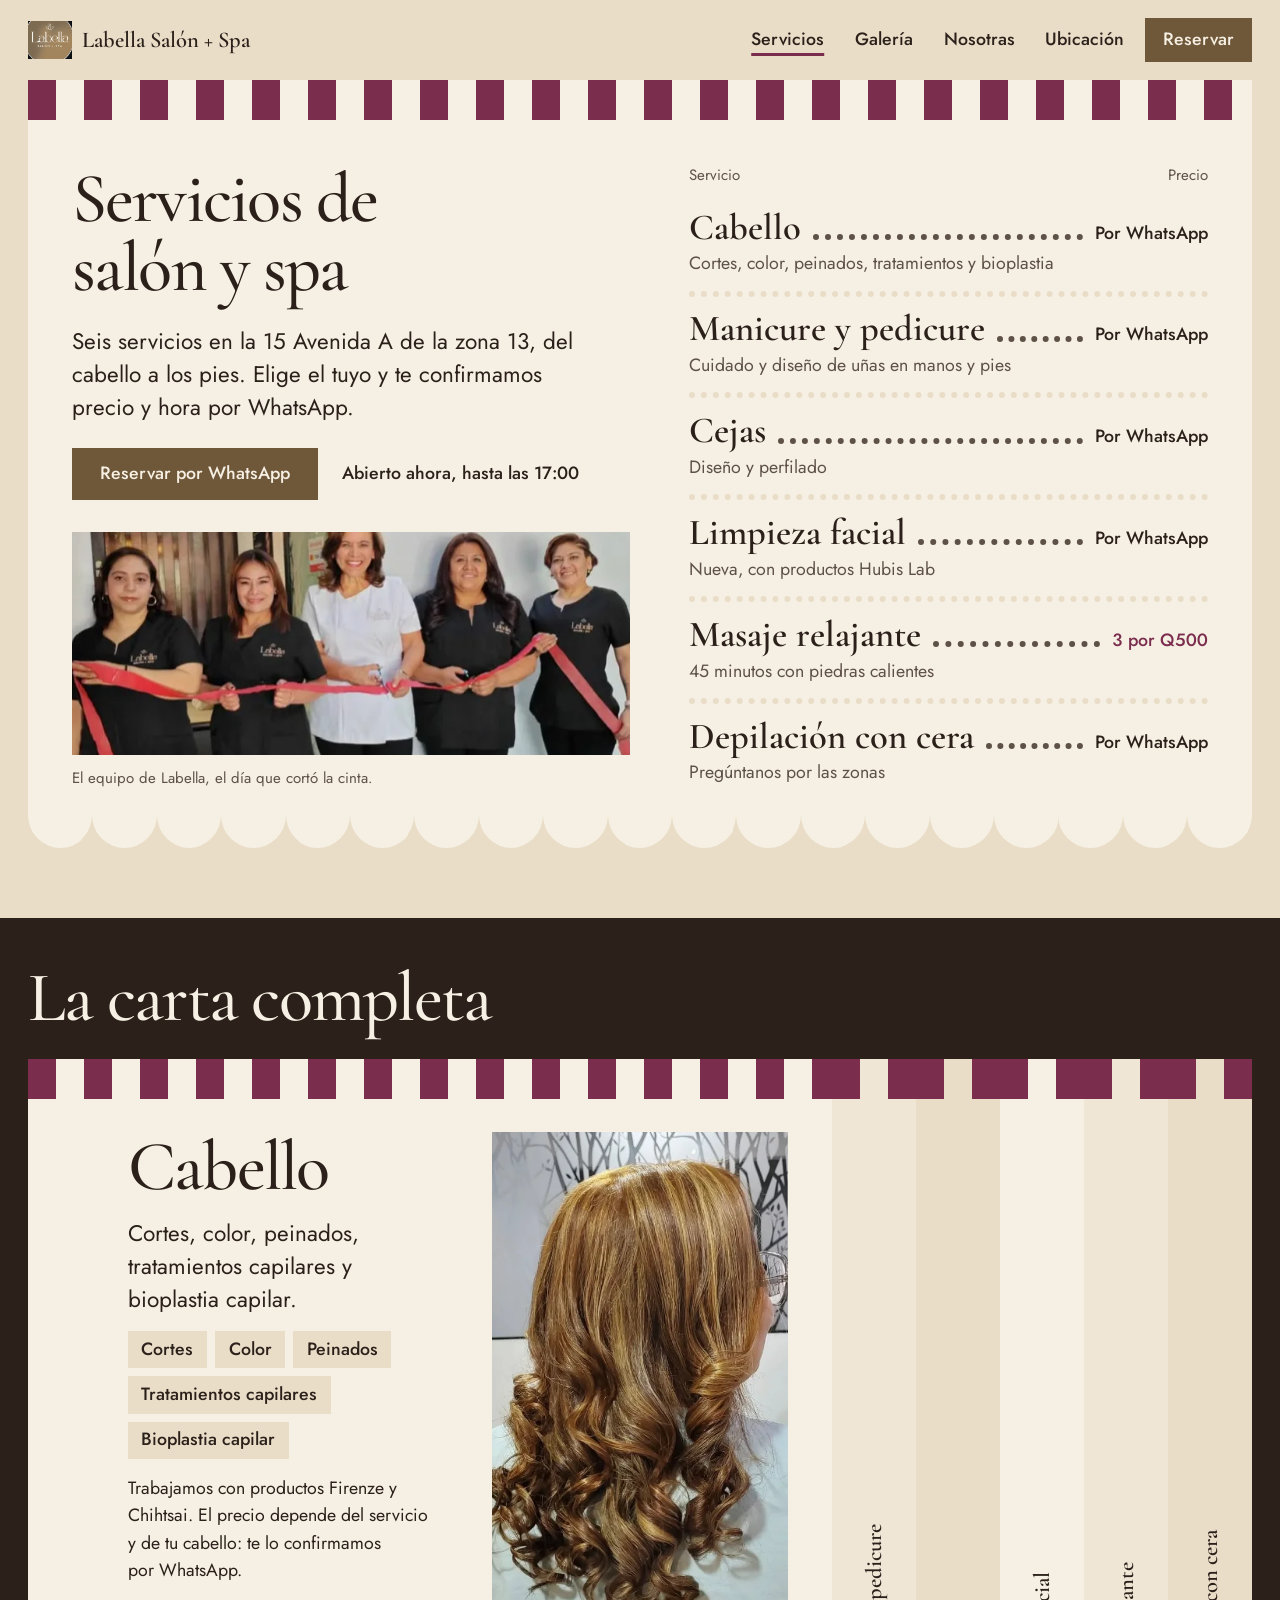
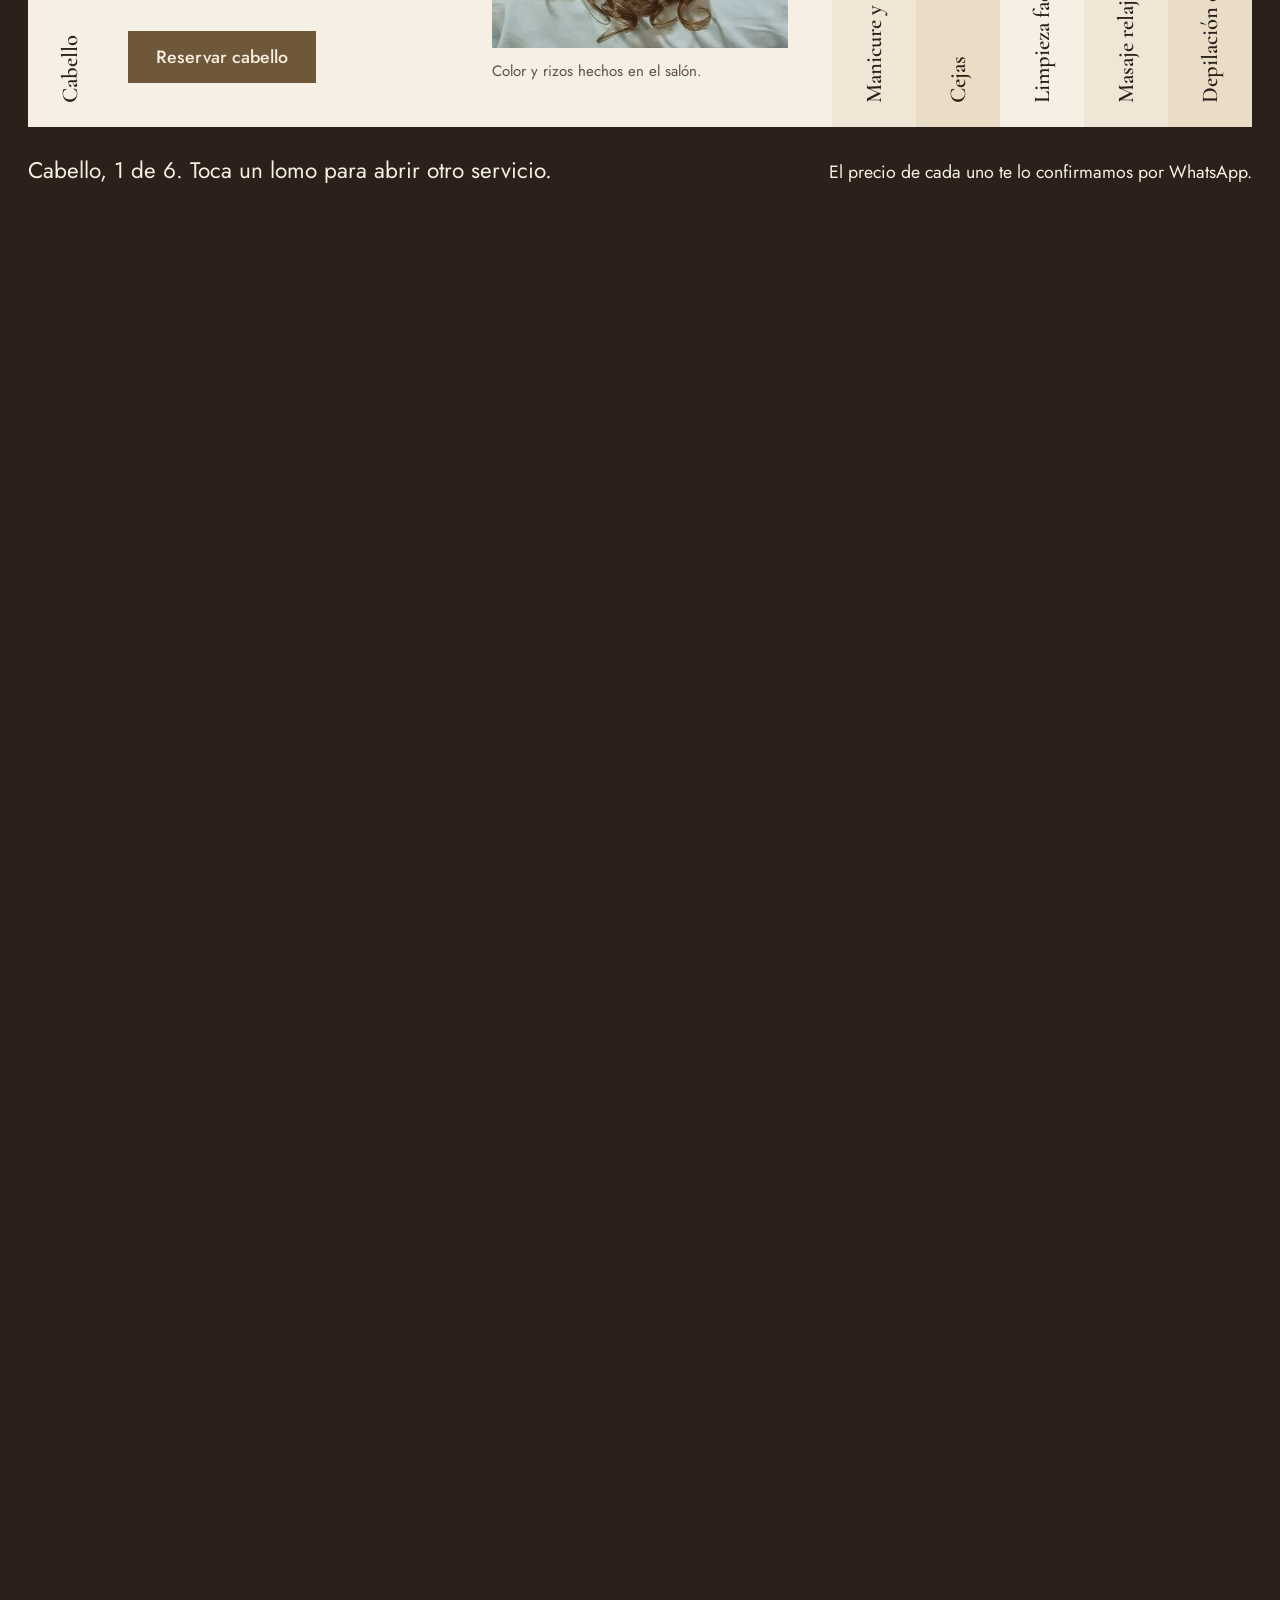
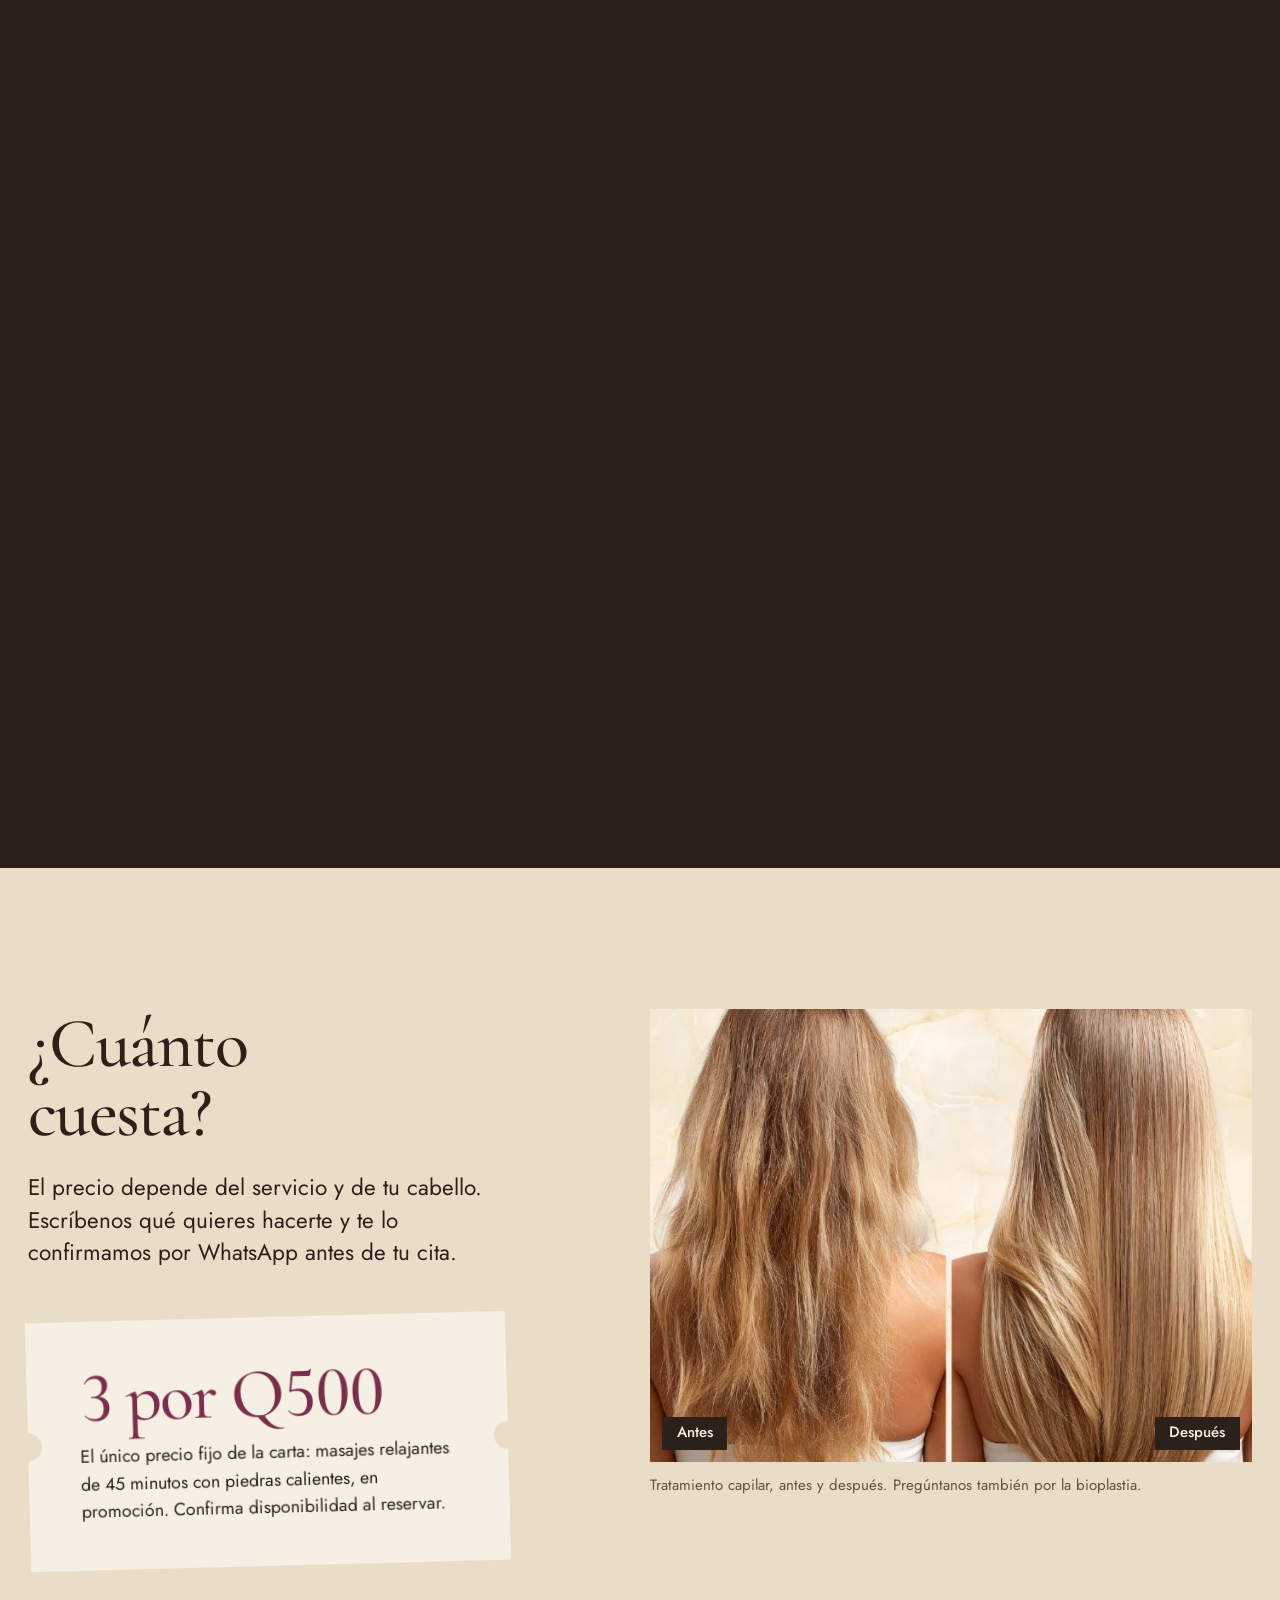
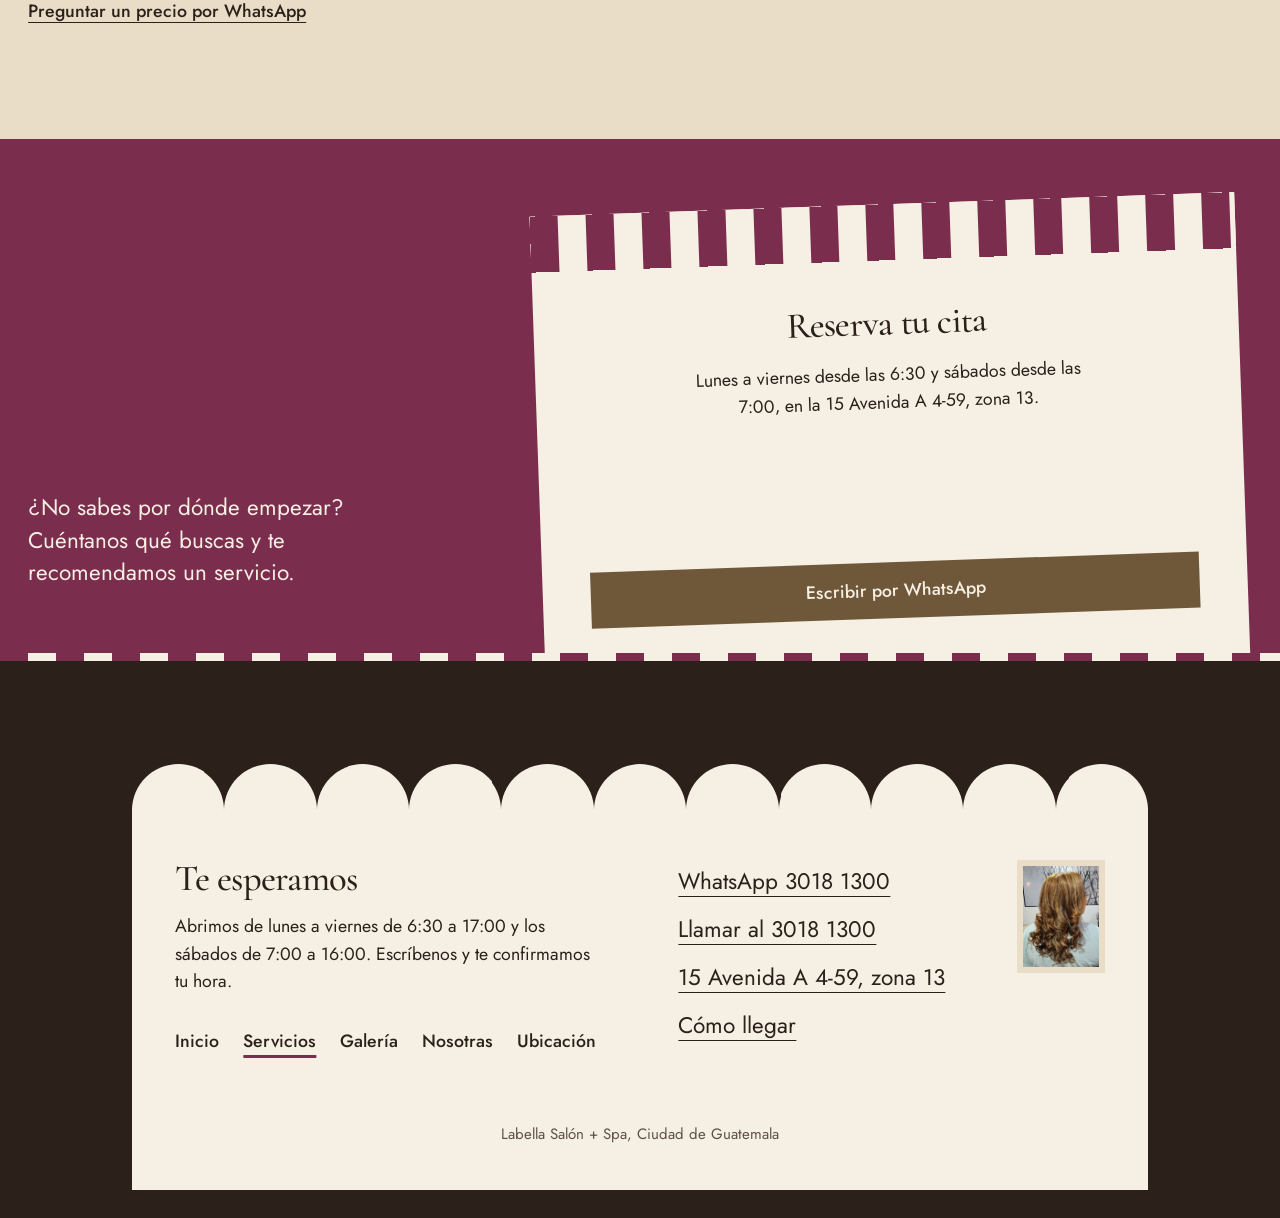
<file: servicios.html>
<!DOCTYPE html>
<html lang="es">
<head>
<meta charset="utf-8">
<meta name="viewport" content="width=device-width, initial-scale=1, viewport-fit=cover">
<title>Servicios | Labella Salón + Spa, zona 13, Guatemala</title>
<meta name="description" content="La carta de Labella Salón + Spa en la zona 13: cabello, manicure y pedicure, cejas, limpieza facial, masaje relajante con piedras calientes y depilación con cera. Reserva cada servicio por WhatsApp.">
<meta name="theme-color" content="#E9DDC8">
<meta name="color-scheme" content="light">
<link rel="canonical" href="https://psantos2729.github.io/Spa-and-Beauty/servicios.html">
<link rel="icon" type="image/webp" href="assets/logo.webp">
<meta property="og:type" content="website">
<meta property="og:locale" content="es_GT">
<meta property="og:site_name" content="Labella Salón + Spa">
<meta property="og:title" content="Servicios | Labella Salón + Spa">
<meta property="og:description" content="Cabello, uñas, cejas, limpieza facial, masaje relajante y depilación con cera en la zona 13. Reserva cada servicio por WhatsApp.">
<meta property="og:url" content="https://psantos2729.github.io/Spa-and-Beauty/servicios.html">
<meta property="og:image" content="https://psantos2729.github.io/Spa-and-Beauty/assets/rizos.webp">
<script>document.documentElement.classList.add('js')</script>
<link rel="preconnect" href="https://fonts.googleapis.com">
<link rel="preconnect" href="https://fonts.gstatic.com" crossorigin>
<link rel="stylesheet" href="https://fonts.googleapis.com/css2?family=Cormorant+Garamond:ital,wght@0,500;0,600;1,500&amp;family=Jost:wght@400;500&amp;display=swap">
<link rel="stylesheet" href="styles.css">
<link rel="stylesheet" href="css/servicios.css">
<script src="script.js" defer></script>
<script src="js/servicios.js" defer></script>
</head>
<body>

<a class="salto" href="#contenido">Saltar al contenido</a>

<!-- CABECERA (igual en todas las páginas; aquí aria-current va en Servicios) -->
<header class="cabecera">
  <div class="cabecera__in envoltura">
    <a class="marca" href="index.html">
      <img src="assets/logo.webp" alt="" width="147" height="124">
      <span>Labella Salón + Spa</span>
    </a>
    <nav class="nav" aria-label="Principal">
      <ul>
        <li><a href="servicios.html" aria-current="page">Servicios</a></li>
        <li><a href="galeria.html">Galería</a></li>
        <li><a href="nosotras.html">Nosotras</a></li>
        <li><a href="contacto.html">Ubicación</a></li>
      </ul>
    </nav>
    <a class="btn btn--chico" href="https://wa.me/50230181300?text=Hola%2C%20quiero%20reservar%20en%20Labella%20Sal%C3%B3n%20%2B%20Spa" data-wa>Reservar</a>
  </div>
</header>

<main id="contenido" tabindex="-1">

<!-- PORTADA: la tapa de la carta, con su índice y su columna de precios -->
<section class="tapa envoltura" aria-labelledby="titulo-servicios">
  <div class="tapa__hoja feston-abajo">
    <div class="cinta cinta--media" aria-hidden="true"></div>
    <div class="tapa__in">
      <div class="tapa__texto">
        <h1 id="titulo-servicios" class="t-display" data-rise style="--i:0">Servicios de<br> salón y spa</h1>
        <p class="t-lead tapa__apoyo" data-rise style="--i:1">Seis servicios en la 15 Avenida A de la zona&nbsp;13, del cabello a los pies. Elige el tuyo y te confirmamos precio y hora por WhatsApp.</p>
        <div class="tapa__accion" data-rise style="--i:2">
          <a class="btn" href="https://wa.me/50230181300?text=Hola%2C%20quiero%20reservar%20en%20Labella%20Sal%C3%B3n%20%2B%20Spa" data-wa>Reservar por WhatsApp</a>
          <p class="tapa__hoy"><span data-hoy>Lunes a viernes desde las 6:30, sábados desde las 7:00</span></p>
        </div>
        <figure class="tapa__foto" data-rise style="--i:3">
          <div class="foto tapa__marco">
            <img src="assets/equipo.webp" alt="El equipo de Labella sosteniendo la cinta vino el día de la inauguración del salón" width="722" height="568" fetchpriority="high">
          </div>
          <figcaption class="pie-foto">El equipo de Labella, el día que cortó la cinta.</figcaption>
        </figure>
      </div>

      <nav class="indice" aria-label="Servicios de la carta" data-rise style="--i:2">
        <p class="indice__cabeza"><span>Servicio</span><span>Precio</span></p>
        <ul>
          <li><a class="indice__fila" href="#cabello" data-ir="0"><span class="indice__nombre">Cabello</span><span class="indice__puntos" aria-hidden="true"></span><span class="indice__precio">Por WhatsApp</span><span class="indice__detalle">Cortes, color, peinados, tratamientos y bioplastia</span></a></li>
          <li><a class="indice__fila" href="#unas" data-ir="1"><span class="indice__nombre">Manicure y pedicure</span><span class="indice__puntos" aria-hidden="true"></span><span class="indice__precio">Por WhatsApp</span><span class="indice__detalle">Cuidado y diseño de uñas en manos y pies</span></a></li>
          <li><a class="indice__fila" href="#cejas" data-ir="2"><span class="indice__nombre">Cejas</span><span class="indice__puntos" aria-hidden="true"></span><span class="indice__precio">Por WhatsApp</span><span class="indice__detalle">Diseño y perfilado</span></a></li>
          <li><a class="indice__fila" href="#facial" data-ir="3"><span class="indice__nombre">Limpieza facial</span><span class="indice__puntos" aria-hidden="true"></span><span class="indice__precio">Por WhatsApp</span><span class="indice__detalle">Nueva, con productos Hubis Lab</span></a></li>
          <li><a class="indice__fila" href="#masaje" data-ir="4"><span class="indice__nombre">Masaje relajante</span><span class="indice__puntos" aria-hidden="true"></span><span class="indice__precio indice__precio--promo cifras">3 por Q500</span><span class="indice__detalle">45 minutos con piedras calientes</span></a></li>
          <li><a class="indice__fila" href="#cera" data-ir="5"><span class="indice__nombre">Depilación con cera</span><span class="indice__puntos" aria-hidden="true"></span><span class="indice__precio">Por WhatsApp</span><span class="indice__detalle">Pregúntanos por las zonas</span></a></li>
        </ul>
      </nav>
    </div>
  </div>
</section>

<!-- LA CARTA: tarjetas que se pliegan en lomos al bajar (escena fijada en escritorio).
     Sin JavaScript, con movimiento reducido o en el teléfono: tarjetas apiladas. -->
<section class="scene carta-lomos campo-oscuro" id="carta" data-scene="carta-lomos" aria-labelledby="titulo-carta">
  <div class="scene-stage lomos__escenario">
    <div class="lomos__in envoltura">
      <h2 id="titulo-carta" class="t-display lomos__titulo" data-reveal>La carta completa</h2>

      <div class="lomos__mazo">

        <article class="tarjeta tarjeta--tono-a" id="cabello" aria-labelledby="t-cabello">
          <div class="cinta cinta--media" aria-hidden="true"></div>
          <div class="tarjeta__lomo" aria-hidden="true"><span class="tarjeta__nombre">Cabello</span></div>
          <div class="tarjeta__cuerpo">
            <div class="tarjeta__texto">
              <h3 id="t-cabello" class="t-head">Cabello</h3>
              <p class="t-lead">Cortes, color, peinados, tratamientos capilares y bioplastia capilar.</p>
              <ul class="tarjeta__lista">
                <li>Cortes</li><li>Color</li><li>Peinados</li><li>Tratamientos capilares</li><li>Bioplastia capilar</li>
              </ul>
              <p>Trabajamos con productos Firenze y Chihtsai. El precio depende del servicio y de tu cabello: te lo confirmamos por WhatsApp.</p>
              <div class="tarjeta__accion"><a class="btn" href="https://wa.me/50230181300?text=Hola%2C%20quiero%20reservar%20en%20Labella%20Sal%C3%B3n%20%2B%20Spa" data-wa data-wa-texto="Hola, quiero reservar una cita de cabello en Labella Salón + Spa">Reservar cabello</a></div>
            </div>
            <figure class="tarjeta__lamina">
              <div class="foto tarjeta__foto tarjeta__foto--rizos"><img src="assets/rizos.webp" alt="Cabello castaño con mechas doradas y rizos suaves, trabajo del salón" width="661" height="884" loading="lazy"></div>
              <figcaption class="pie-foto">Color y rizos hechos en el salón.</figcaption>
            </figure>
          </div>
        </article>

        <article class="tarjeta tarjeta--tono-b" id="unas" aria-labelledby="t-unas">
          <div class="cinta cinta--media" aria-hidden="true"></div>
          <div class="tarjeta__lomo" aria-hidden="true"><span class="tarjeta__nombre">Manicure y pedicure</span></div>
          <div class="tarjeta__cuerpo">
            <div class="tarjeta__texto">
              <h3 id="t-unas" class="t-head">Manicure y pedicure</h3>
              <p class="t-lead">Cuidado y diseño de uñas en manos y pies, con acabado limpio y natural.</p>
              <ul class="tarjeta__lista">
                <li>Manicure</li><li>Pedicure</li><li>Diseño de uñas</li>
              </ul>
              <p>Dinos si quieres manos, pies o los dos, y te confirmamos el precio por WhatsApp.</p>
              <div class="tarjeta__accion"><a class="btn" href="https://wa.me/50230181300?text=Hola%2C%20quiero%20reservar%20en%20Labella%20Sal%C3%B3n%20%2B%20Spa" data-wa data-wa-texto="Hola, quiero reservar manicure y pedicure en Labella Salón + Spa">Reservar uñas</a></div>
            </div>
            <figure class="tarjeta__lamina">
              <div class="foto tarjeta__foto tarjeta__foto--manos"><img src="assets/manicure.webp" alt="Manos y pies con manicure y pedicure en tono natural" width="722" height="545" loading="lazy"></div>
              <figcaption class="pie-foto">Manicure y pedicure en tono natural.</figcaption>
            </figure>
          </div>
        </article>

        <article class="tarjeta tarjeta--tono-c" id="cejas" aria-labelledby="t-cejas">
          <div class="cinta cinta--media" aria-hidden="true"></div>
          <div class="tarjeta__lomo" aria-hidden="true"><span class="tarjeta__nombre">Cejas</span></div>
          <div class="tarjeta__cuerpo">
            <div class="tarjeta__texto">
              <h3 id="t-cejas" class="t-head">Cejas</h3>
              <p class="t-lead">Diseño y perfilado de cejas para enmarcar tu mirada.</p>
              <ul class="tarjeta__lista">
                <li>Diseño de cejas</li><li>Perfilado</li>
              </ul>
              <p>Abrimos desde las 6:30, así que tu cita puede ir antes del trabajo. Te confirmamos el precio por WhatsApp.</p>
              <div class="tarjeta__accion"><a class="btn" href="https://wa.me/50230181300?text=Hola%2C%20quiero%20reservar%20en%20Labella%20Sal%C3%B3n%20%2B%20Spa" data-wa data-wa-texto="Hola, quiero reservar diseño y perfilado de cejas en Labella Salón + Spa">Reservar cejas</a></div>
            </div>
            <div class="tarjeta__lamina tarjeta__lamina--doble">
              <div class="tarjeta__lamina--tipo tarjeta__hora">
                <p class="t-head cifras">6:30</p>
                <p>Abrimos a esa hora de lunes a viernes. Los sábados, a las 7:00.</p>
              </div>
              <figure>
                <div class="foto tarjeta__foto tarjeta__foto--cejas"><img src="assets/cejas.webp" alt="Perfilado de cejas con pinza" width="724" height="303" loading="lazy"></div>
                <figcaption class="pie-foto">Diseño y perfilado de cejas.</figcaption>
              </figure>
            </div>
          </div>
        </article>

        <article class="tarjeta tarjeta--tono-a" id="facial" aria-labelledby="t-facial">
          <div class="cinta cinta--media" aria-hidden="true"></div>
          <div class="tarjeta__lomo" aria-hidden="true"><span class="tarjeta__nombre">Limpieza facial</span></div>
          <div class="tarjeta__cuerpo">
            <div class="tarjeta__texto">
              <h3 id="t-facial" class="t-head">Limpieza facial</h3>
              <p class="t-lead">Nueva en el salón. La hacemos con productos Hubis Lab.</p>
              <ul class="tarjeta__lista">
                <li>Limpieza facial</li><li>Productos Hubis Lab</li>
              </ul>
              <p>Escríbenos qué día te queda y te confirmamos precio y hora por WhatsApp.</p>
              <div class="tarjeta__accion"><a class="btn" href="https://wa.me/50230181300?text=Hola%2C%20quiero%20reservar%20en%20Labella%20Sal%C3%B3n%20%2B%20Spa" data-wa data-wa-texto="Hola, quiero reservar una limpieza facial en Labella Salón + Spa">Reservar limpieza facial</a></div>
            </div>
            <div class="tarjeta__lamina tarjeta__lamina--tipo">
              <p class="t-head">Hubis Lab</p>
              <p>Los productos de nuestra limpieza facial.</p>
            </div>
          </div>
        </article>

        <article class="tarjeta tarjeta--tono-b" id="masaje" aria-labelledby="t-masaje">
          <div class="cinta cinta--media" aria-hidden="true"></div>
          <div class="tarjeta__lomo" aria-hidden="true"><span class="tarjeta__nombre">Masaje relajante</span></div>
          <div class="tarjeta__cuerpo">
            <div class="tarjeta__texto">
              <h3 id="t-masaje" class="t-head">Masaje relajante</h3>
              <p class="t-lead">45 minutos de masaje con piedras calientes.</p>
              <ul class="tarjeta__lista">
                <li>45 minutos</li><li>Piedras calientes</li>
              </ul>
              <p>Está en promoción: tres masajes por Q500. Confirma la disponibilidad al reservar.</p>
              <div class="tarjeta__accion"><a class="btn" href="https://wa.me/50230181300?text=Hola%2C%20quiero%20reservar%20en%20Labella%20Sal%C3%B3n%20%2B%20Spa" data-wa data-wa-texto="Hola, quiero reservar la promoción de masaje relajante 3 por Q500 en Labella Salón + Spa">Reservar la promoción</a></div>
            </div>
            <div class="tarjeta__lamina tarjeta__lamina--tipo tarjeta__lamina--promo">
              <p class="t-display cifras">3 por Q500</p>
              <p>Promoción en masajes relajantes. Sujeta a disponibilidad.</p>
            </div>
          </div>
        </article>

        <article class="tarjeta tarjeta--tono-c" id="cera" aria-labelledby="t-cera">
          <div class="cinta cinta--media" aria-hidden="true"></div>
          <div class="tarjeta__lomo" aria-hidden="true"><span class="tarjeta__nombre">Depilación con cera</span></div>
          <div class="tarjeta__cuerpo">
            <div class="tarjeta__texto">
              <h3 id="t-cera" class="t-head">Depilación con cera</h3>
              <p class="t-lead">Depilación con cera. Pregúntanos por las zonas que trabajamos.</p>
              <ul class="tarjeta__lista">
                <li>Con cera</li><li>Zonas a consultar</li>
              </ul>
              <p>Escríbenos la zona que te interesa y te decimos si la trabajamos y cuánto cuesta.</p>
              <div class="tarjeta__accion"><a class="btn" href="https://wa.me/50230181300?text=Hola%2C%20quiero%20reservar%20en%20Labella%20Sal%C3%B3n%20%2B%20Spa" data-wa data-wa-texto="Hola, quiero preguntar por la depilación con cera en Labella Salón + Spa">Preguntar por la cera</a></div>
            </div>
            <div class="tarjeta__lamina tarjeta__lamina--tipo">
              <p class="t-head">¿Qué zona?</p>
              <p>Cuéntanos por WhatsApp y te respondemos.</p>
            </div>
          </div>
        </article>

      </div>

      <div class="lomos__pie">
        <p class="t-lead"><span data-lomos-cuenta>Seis servicios en la carta.</span></p>
        <p class="lomos__ayuda">El precio de cada uno te lo confirmamos por WhatsApp.</p>
      </div>
    </div>
  </div>
</section>

<!-- EL PRECIO: el vale de la promoción junto al antes y después -->
<section class="precio envoltura" aria-labelledby="titulo-precio">
  <div class="precio__in rejilla" data-reveal-group>
    <div class="precio__texto">
      <h2 id="titulo-precio" class="t-display" data-reveal>¿Cuánto<br> cuesta?</h2>
      <p class="t-lead" data-reveal>El precio depende del servicio y de tu cabello. Escríbenos qué quieres hacerte y te lo confirmamos por WhatsApp antes de tu cita.</p>
      <div class="precio__lugar" data-reveal>
        <div class="vale">
          <p class="vale__cifra serif t-display cifras">3 por Q500</p>
          <p class="vale__texto">El único precio fijo de la carta: masajes relajantes de 45 minutos con piedras calientes, en promoción. Confirma disponibilidad al reservar.</p>
        </div>
      </div>
      <div data-reveal><a class="enlace" href="https://wa.me/50230181300?text=Hola%2C%20quiero%20reservar%20en%20Labella%20Sal%C3%B3n%20%2B%20Spa" data-wa data-wa-texto="Hola, quiero saber el precio de un servicio en Labella Salón + Spa">Preguntar un precio por WhatsApp</a></div>
    </div>
    <figure class="precio__foto" data-reveal>
      <div class="foto precio__marco">
        <img src="assets/antes-despues.webp" alt="Cabello rubio largo antes y después de un tratamiento capilar, de espaldas, lado a lado" width="707" height="532" loading="lazy">
        <span class="precio__et precio__et--a" aria-hidden="true">Antes</span>
        <span class="precio__et precio__et--d" aria-hidden="true">Después</span>
      </div>
      <figcaption class="pie-foto">Tratamiento capilar, antes y después. Pregúntanos también por la bioplastia.</figcaption>
    </figure>
  </div>
</section>

<!-- RESERVA: la tarjeta de respuesta (compartida) -->
<section class="respuesta campo-vino" aria-labelledby="titulo-reserva">
  <div class="respuesta__in envoltura rejilla" data-reveal-group>
    <p class="respuesta__nota" data-reveal>¿No sabes por dónde empezar? Cuéntanos qué buscas y te recomendamos un servicio.</p>
    <div class="respuesta__lugar" data-reveal>
      <div class="respuesta__tarjeta">
        <div class="cinta" aria-hidden="true"></div>
        <h2 id="titulo-reserva">Reserva tu cita</h2>
        <p>Lunes a viernes desde las 6:30 y sábados desde las 7:00, en la 15 Avenida A 4-59, zona 13.</p>
        <a class="btn btn--barra" href="https://wa.me/50230181300?text=Hola%2C%20quiero%20reservar%20en%20Labella%20Sal%C3%B3n%20%2B%20Spa" data-wa>Escribir por WhatsApp</a>
      </div>
    </div>
  </div>
</section>

</main>

<!-- PIE: el reverso de la tarjeta (igual en todas las páginas) -->
<footer class="pie">
  <div class="cinta cinta--fina" aria-hidden="true"></div>
  <div class="pie__fondo envoltura rejilla">
    <div class="pie__tarjeta feston-arriba">
      <div class="pie__mensaje">
        <h2>Te esperamos</h2>
        <p>Abrimos de lunes a viernes de 6:30 a 17:00 y los sábados de 7:00 a 16:00. Escríbenos y te confirmamos tu hora.</p>
        <nav class="pie__nav" aria-label="Páginas del sitio">
          <ul>
            <li><a href="index.html">Inicio</a></li>
            <li><a href="servicios.html" aria-current="page">Servicios</a></li>
            <li><a href="galeria.html">Galería</a></li>
            <li><a href="nosotras.html">Nosotras</a></li>
            <li><a href="contacto.html">Ubicación</a></li>
          </ul>
        </nav>
      </div>
      <div class="pie__datos">
        <ul class="pie__lineas">
          <li><a href="https://wa.me/50230181300?text=Hola%2C%20quiero%20reservar%20en%20Labella%20Sal%C3%B3n%20%2B%20Spa" data-wa>WhatsApp 3018 1300</a></li>
          <li><a href="tel:+50230181300">Llamar al 3018 1300</a></li>
          <li><a href="https://www.google.com/maps/search/?api=1&amp;query=15%20Avenida%20A%204-59%2C%20Zona%2013%2C%20Ciudad%20de%20Guatemala" target="_blank" rel="noopener">15 Avenida A 4-59, zona&nbsp;13</a></li>
          <li><a href="contacto.html">Cómo llegar</a></li>
        </ul>
        <figure class="sello"><img src="assets/rizos.webp" alt="" width="661" height="884" loading="lazy"></figure>
      </div>
      <p class="pie__imprenta">Labella Salón + Spa, Ciudad de Guatemala</p>
    </div>
  </div>
</footer>

</body>
</html>
</file>
<file: styles.css>
/* ==========================================================================
   Labella Salón + Spa — sistema de diseño compartido
   Idea: la tarjeta de cita del salón es el papel del que está hecha cada página.
   La "cinta" (barras vino sobre papel) es la cinta de la inauguración.

   Este archivo lo cargan TODAS las páginas. No lo edites desde una página:
   pon lo propio de cada página en css/<pagina>.css. Ver HANDOFF.md.

   Reglas de la casa: sin degradados, sin sombras en reposo, sin líneas finas,
   sin vidrio, sin etiquetas pequeñas sobre títulos, sin numeración 01/02.
   Esquinas siempre cuadradas (radio 0). Cinco tamaños de letra, no más.
   ========================================================================== */

/* ---------- 1. Tokens ---------- */
:root {
  /* Paleta de la marca (solo colores planos) */
  --marfil: #F6EFE3;   /* papel: tarjetas, hojas */
  --marmol: #E9DDC8;   /* fondo de la página */
  --espresso: #2B211A; /* tinta, y fondo oscuro */
  --bronce: #6F5839;   /* la acción (botones) */
  --vino: #7B2D4E;     /* la cinta, y como mucho UN campo de color por página */
  --suave: #5E5246;    /* tinta suave: solo notas secundarias */

  /* Roles (usa estos en el código de las páginas) */
  --papel: var(--marfil);
  --fondo: var(--marmol);
  --tinta: var(--espresso);
  --nota: var(--suave);
  --accion: var(--bronce);
  --accion-tinta: var(--marfil);
  --cinta: var(--vino);
  --foco: var(--bronce);
  --debajo: var(--fondo); /* color de lo que hay bajo una pieza de papel: rellena muescas y perforados */

  /* Tipos */
  --serif: 'Cormorant Garamond', Georgia, 'Times New Roman', serif;
  --sans: 'Jost', system-ui, -apple-system, 'Segoe UI', sans-serif;

  /* Los cinco tamaños (no añadas un sexto) */
  --t-display: clamp(2.5rem, 1.2rem + 4vw, 4.75rem);    /* 40 → 76px: h1 y títulos de sección */
  --t-head: clamp(1.625rem, 1.25rem + 1.3vw, 2.5rem);   /* 26 → 40px: subtítulos, cifras, nombres */
  --t-lead: clamp(1.1875rem, 1.05rem + 0.45vw, 1.4375rem); /* 19 → 23px: frase de apoyo, marca */
  --t-body: clamp(1rem, 0.95rem + 0.2vw, 1.125rem);     /* 16 → 18px: texto corrido, botones, enlaces */
  --t-small: 0.9375rem;                                 /* 15px: solo notas secundarias */

  /* Espacio */
  --margen: clamp(1rem, 2.2vw, 2rem);     /* margen exterior, igual a ambos lados, en todo el sitio */
  --medianil: clamp(0.75rem, 1.6vw, 1.5rem); /* separación entre columnas */
  --seccion: clamp(6rem, 11vw, 10rem);     /* espacio entre secciones */
  --relleno: clamp(1.5rem, 3.4vw, 3rem);   /* relleno interior de tarjetas y hojas */
  --max: 90rem;                            /* ancho máximo del contenido (1440px) */

  /* Formas de papel */
  --barra: 28px;     /* ancho de cada barra de la cinta */
  --feston: 64px;    /* ancho de cada festón (borde ondulado) */
  --muesca: 28px;    /* diámetro de las muescas del talón */
  --punto: 6px;      /* grosor de los puntos del perforado */

  /* Movimiento */
  --ease-out: cubic-bezier(0.23, 1, 0.32, 1);
  --ease-in-out: cubic-bezier(0.77, 0, 0.175, 1);
  --ease-soft: cubic-bezier(0.33, 1, 0.68, 1);
  --t-press: 140ms;
  --t-hover: 200ms;
  --t-reveal: 800ms;
  --stagger: 80ms;
}

/* ---------- 2. Reset y base ---------- */
*, *::before, *::after { box-sizing: border-box; }
html {
  -webkit-text-size-adjust: 100%;
  text-size-adjust: 100%;
  -webkit-tap-highlight-color: transparent;
  background: var(--fondo);
}
body {
  margin: 0;
  background: var(--fondo);
  color: var(--tinta);
  font-family: var(--sans);
  font-size: var(--t-body);
  line-height: 1.55;
  font-kerning: normal;
  -webkit-font-smoothing: antialiased;
  overflow-x: clip;
}
h1, h2, h3, h4, p, figure, blockquote, ul, ol, dl, dd { margin: 0; }
ul[class], ol[class] { padding: 0; list-style: none; }
img, video, svg { display: block; max-width: 100%; }
img { height: auto; }
button, input, select, textarea { font: inherit; color: inherit; }
input, select, textarea { font-size: max(16px, 1em); }
button { background: none; border: 0; padding: 0; cursor: pointer; }
a { color: inherit; }
a, button { touch-action: manipulation; }
::selection { background: var(--vino); color: var(--marfil); }
:focus-visible { outline: 3px solid var(--foco); outline-offset: 3px; }
:target { scroll-margin-top: 2rem; }
main:focus { outline: none; }

/* Titulares: serif de la marca, siempre en una o dos líneas */
h1, h2, h3 {
  font-family: var(--serif);
  font-weight: 500;
  line-height: 1.02;
  letter-spacing: -0.02em;
  text-wrap: balance;
}
p { text-wrap: pretty; }

/* ---------- 3. Tamaños (clases de utilidad) ---------- */
.t-display { font-size: var(--t-display); line-height: 0.98; letter-spacing: -0.025em; }
.t-head { font-size: var(--t-head); line-height: 1.08; }
.t-lead { font-size: var(--t-lead); line-height: 1.45; }
.t-body { font-size: var(--t-body); }
.t-small { font-size: var(--t-small); line-height: 1.45; }
.serif { font-family: var(--serif); font-weight: 500; }
.nota { color: var(--nota); }
.cifras { font-variant-numeric: tabular-nums lining-nums; }
.sr-only {
  position: absolute; width: 1px; height: 1px; overflow: hidden;
  clip-path: inset(50%); white-space: nowrap;
}

/* Enlace para saltar al contenido (visible al recibir foco) */
.salto {
  position: absolute; left: var(--margen); top: 0.5rem; z-index: 20;
  padding: 0.75rem 1rem; background: var(--tinta); color: var(--papel);
  text-decoration: none; transform: translateY(-160%);
  transition: transform var(--t-hover) var(--ease-out);
}
.salto:focus { transform: none; }

/* ---------- 4. Marco de página y rejilla ---------- */
.envoltura { width: 100%; max-width: var(--max); margin-inline: auto; padding-inline: var(--margen); }
.rejilla { display: grid; grid-template-columns: repeat(12, minmax(0, 1fr)); column-gap: var(--medianil); }
.seccion { padding-block: calc(var(--seccion) / 2); }
.seccion:first-child { padding-top: calc(var(--seccion) / 3); }
.cubrir { width: 100%; height: 100%; object-fit: cover; }

/* Campos de color (una sección entera cambia de fondo) */
.campo-papel { --debajo: var(--papel); background: var(--papel); }
.campo-oscuro { --debajo: var(--espresso); --foco: var(--marfil); background: var(--espresso); color: var(--marfil); }
.campo-vino { --debajo: var(--vino); --foco: var(--marfil); background: var(--vino); color: var(--marfil); }

/* ---------- 5. Cabecera ---------- */
.cabecera { background: var(--fondo); }
.cabecera__in {
  display: grid;
  grid-template-columns: auto 1fr auto;
  align-items: center;
  column-gap: var(--medianil);
  min-height: 5rem;
}
.marca {
  display: inline-flex; align-items: center; gap: 0.625rem;
  min-height: 44px; text-decoration: none;
  font-family: var(--serif); font-weight: 600; font-size: var(--t-lead);
  line-height: 1; white-space: nowrap;
}
.marca img { width: 2.75rem; height: auto; }
.nav ul, .pie__nav ul { list-style: none; padding: 0; }
.nav ul { display: flex; justify-content: flex-end; gap: clamp(1rem, 2.4vw, 2.25rem); }
.nav a, .pie__nav a {
  display: inline-flex; align-items: center; justify-content: center;
  min-height: 44px; min-width: 44px;
  text-decoration: none; font-weight: 500;
  text-decoration-thickness: 3px; text-underline-offset: 0.45em;
  text-decoration-color: transparent;
  transition: text-decoration-color var(--t-hover) ease;
}
.nav a[aria-current="page"], .pie__nav a[aria-current="page"] {
  text-decoration-line: underline; text-decoration-color: var(--cinta);
}
.marca[aria-current="page"] { text-decoration: none; }

@media (max-width: 47.99em) {
  .cabecera__in { grid-template-columns: 1fr auto; row-gap: 0.25rem; padding-block: 0.5rem; }
  .nav { grid-column: 1 / -1; grid-row: 2; }
  .nav ul { justify-content: space-between; gap: 0.5rem; }
  .marca { font-size: 1.1875rem; }
  .marca img { width: 2.25rem; }
}

/* ---------- 6. Botones y enlaces ---------- */
.btn {
  position: relative; overflow: hidden;
  display: inline-flex; align-items: center; justify-content: center; gap: 0.6rem;
  min-height: 3.25rem; padding: 0 1.75rem;
  background: var(--accion); color: var(--accion-tinta);
  font-family: var(--sans); font-size: var(--t-body); font-weight: 500; line-height: 1.2;
  text-decoration: none; text-align: center;
  border-radius: 0;
  user-select: none; -webkit-user-select: none;
  transition: transform var(--t-press) var(--ease-out), background-color var(--t-hover) ease;
}
/* La cinta vuelve dentro del botón al pasar el ratón */
.btn::after {
  content: ""; position: absolute; left: 0; right: 0; bottom: 0; height: 6px;
  background: var(--marfil);
  -webkit-mask: var(--mascara-cinta) 0 0 / calc(var(--barra) * 2) 100% repeat-x;
  mask: var(--mascara-cinta) 0 0 / calc(var(--barra) * 2) 100% repeat-x;
  transform: scaleY(0); transform-origin: bottom;
  transition: transform var(--t-hover) var(--ease-out);
}
.btn:active { transform: scale(0.97); }
.btn svg { width: 1.25rem; height: 1.25rem; flex: none; }
.btn--chico { min-height: 2.75rem; padding: 0 1.125rem; }
.btn--barra { display: flex; width: 100%; min-height: 3.5rem; }
.btn--papel { --accion: var(--marfil); --accion-tinta: var(--espresso); }
.btn--papel::after { background: var(--vino); }

.enlace {
  display: inline-flex; align-items: center; min-height: 44px;
  font-weight: 500;
  text-decoration-line: underline; text-decoration-thickness: 0.08em;
  text-underline-offset: 0.3em; text-decoration-color: currentColor;
  transition: text-decoration-color var(--t-hover) ease;
}

.enlace:active, .nav a:active, .pie__nav a:active, .pie__lineas a:active, .marca:active { opacity: 0.7; }

@media (hover: hover) and (pointer: fine) {
  .btn:hover { background: var(--espresso); }
  .btn--papel:hover { background: var(--papel); color: var(--espresso); }
  .campo-oscuro .btn:hover { background: var(--vino); }
  .btn:hover::after { transform: scaleY(1); }
  .nav a:hover, .pie__nav a:hover { text-decoration-line: underline; text-decoration-color: currentColor; }
  .nav a[aria-current="page"]:hover { text-decoration-color: var(--cinta); }
  .enlace:hover { text-decoration-color: transparent; }
}

/* ---------- 7. La cinta (barras vino sobre papel) ---------- */
/* Máscaras dibujadas con SVG: no son degradados, solo recortan la forma. */
:root {
  --mascara-cinta: url("data:image/svg+xml,%3Csvg xmlns='http://www.w3.org/2000/svg' viewBox='0 0 2 1' preserveAspectRatio='none'%3E%3Crect width='1' height='1'/%3E%3C/svg%3E");
  --mascara-lleno: url("data:image/svg+xml,%3Csvg xmlns='http://www.w3.org/2000/svg' viewBox='0 0 1 1' preserveAspectRatio='none'%3E%3Crect width='1' height='1'/%3E%3C/svg%3E");
  --mascara-feston-arriba: url("data:image/svg+xml,%3Csvg xmlns='http://www.w3.org/2000/svg' viewBox='0 0 2 1' preserveAspectRatio='none'%3E%3Cpath d='M0 1A1 1 0 0 1 2 1Z'/%3E%3C/svg%3E");
  --mascara-feston-abajo: url("data:image/svg+xml,%3Csvg xmlns='http://www.w3.org/2000/svg' viewBox='0 0 2 1' preserveAspectRatio='none'%3E%3Cpath d='M0 0A1 1 0 0 0 2 0Z'/%3E%3C/svg%3E");
}
.cinta {
  display: block; height: 3.5rem; background: var(--papel);
  position: relative;
}
.cinta::before {
  content: ""; position: absolute; inset: 0; background: var(--cinta);
  -webkit-mask: var(--mascara-cinta) 0 0 / calc(var(--barra) * 2) 100% repeat-x;
  mask: var(--mascara-cinta) 0 0 / calc(var(--barra) * 2) 100% repeat-x;
}
.cinta--media { height: 2.5rem; }
.cinta--fina { height: 0.5rem; }

/* ---------- 8. Piezas de papel ---------- */
/* .hoja: una pieza de papel plana (sin borde, sin sombra) */
.hoja { background: var(--papel); color: var(--tinta); padding: var(--relleno); }

/* Bordes ondulados (festones). Ajusta el ancho con --feston. */
.feston-arriba, .feston-abajo {
  -webkit-mask-repeat: round no-repeat, no-repeat;
  mask-repeat: round no-repeat, no-repeat;
}
.feston-arriba {
  padding-top: calc(var(--relleno) + var(--feston) / 2);
  -webkit-mask-image: var(--mascara-feston-arriba), var(--mascara-lleno);
  mask-image: var(--mascara-feston-arriba), var(--mascara-lleno);
  -webkit-mask-size: var(--feston) calc(var(--feston) / 2 + 1px), 100% calc(100% - var(--feston) / 2);
  mask-size: var(--feston) calc(var(--feston) / 2 + 1px), 100% calc(100% - var(--feston) / 2);
  -webkit-mask-position: left top, left bottom;
  mask-position: left top, left bottom;
}
.feston-abajo {
  padding-bottom: calc(var(--relleno) + var(--feston) / 2);
  -webkit-mask-image: var(--mascara-feston-abajo), var(--mascara-lleno);
  mask-image: var(--mascara-feston-abajo), var(--mascara-lleno);
  -webkit-mask-size: var(--feston) calc(var(--feston) / 2 + 1px), 100% calc(100% - var(--feston) / 2);
  mask-size: var(--feston) calc(var(--feston) / 2 + 1px), 100% calc(100% - var(--feston) / 2);
  -webkit-mask-position: left bottom, left top;
  mask-position: left bottom, left top;
}

/* .talon: la parte que se corta. Perforado de puntos gruesos arriba y una muesca
   redonda a cada lado. Va DENTRO de una .hoja. Las muescas toman el color --debajo. */
.talon {
  position: relative;
  margin-inline: calc(var(--relleno) * -1);
  padding: var(--relleno) var(--relleno) 0;
  margin-top: var(--relleno);
  border-top: var(--punto) dotted var(--debajo);
}
.talon::before, .talon::after {
  content: ""; position: absolute; top: calc(var(--punto) / -2);
  width: var(--muesca); height: var(--muesca); border-radius: 50%;
  background: var(--debajo);
  transform: translateY(-50%);
}
.talon::before { left: calc(var(--muesca) / -2); }
.talon::after { right: calc(var(--muesca) / -2); }

/* .puntos: una fila suelta de puntos gruesos (separa sin línea fina) */
.puntos { border: 0; border-top: var(--punto) dotted currentColor; margin: 0; height: 0; }

/* Fotos: esquinas cuadradas, recorte con proporción fija */
.foto { position: relative; overflow: hidden; background: var(--espresso); }
.foto img { width: 100%; height: 100%; object-fit: cover; }
.foto--3x2 { aspect-ratio: 3 / 2; }
.foto--4x3 { aspect-ratio: 4 / 3; }
.foto--4x5 { aspect-ratio: 4 / 5; }
.foto--1x1 { aspect-ratio: 1 / 1; }
.pie-foto { margin-top: 0.75rem; font-size: var(--t-small); color: var(--nota); }
.campo-oscuro .pie-foto, .campo-vino .pie-foto { color: var(--marfil); }

/* ---------- 9. Fundido lento entre fotos (firma de movimiento) ---------- */
/* <div class="fundido foto foto--3x2" data-fundido> con varias <img data-pie="…">.
   Sin JavaScript se ve solo la primera. Ver HANDOFF.md. */
.fundido img {
  position: absolute; inset: 0; width: 100%; height: 100%; object-fit: cover;
  opacity: 0;
  transition: opacity 1.6s ease, transform 7s var(--ease-soft);
}
.fundido img:first-child { opacity: 1; }
.fundido.is-live img { opacity: 0; transform: scale(1.04); }
.fundido.is-live img.is-on { opacity: 1; transform: scale(1); }
.fundido-elegir { display: flex; flex-wrap: wrap; gap: 0.25rem 0.5rem; }
.fundido-elegir[hidden] { display: none; }
.fundido-elegir button {
  min-height: 44px; padding: 0 0.75rem;
  font-weight: 500; color: inherit;
  text-decoration-thickness: 3px; text-underline-offset: 0.45em;
  user-select: none; -webkit-user-select: none;
  transition: transform var(--t-press) var(--ease-out);
}
.fundido-elegir button:active { transform: scale(0.96); }
.fundido-elegir button[aria-pressed="true"] { text-decoration-line: underline; text-decoration-color: currentColor; }
@media (hover: hover) and (pointer: fine) {
  .fundido-elegir button:hover { text-decoration-line: underline; }
}

/* ---------- 10. Tarjeta de respuesta (llamada a reservar, compartida) ---------- */
.respuesta { overflow: hidden; padding-top: calc(var(--seccion) / 2); }
.respuesta__in { align-items: end; }
.respuesta__nota {
  grid-column: 1 / span 4;
  font-size: var(--t-lead); line-height: 1.45;
  padding-bottom: 4rem; max-width: 26ch;
}
.respuesta__lugar { grid-column: 6 / -1; margin-bottom: -3.75rem; }
.respuesta__tarjeta {
  background: var(--papel); color: var(--tinta);
  transform: rotate(-2deg); transform-origin: 30% 100%;
  padding: 0 clamp(1.5rem, 4vw, 3rem) clamp(5rem, 7vw, 6.5rem);
  text-align: center;
  aspect-ratio: 7 / 5;
  display: flex; flex-direction: column; align-items: center; justify-content: flex-start; gap: 1.25rem;
}
.respuesta__tarjeta .cinta { align-self: stretch; margin-inline: calc(clamp(1.5rem, 4vw, 3rem) * -1); margin-bottom: 1.5rem; }
.respuesta__tarjeta h2 { font-size: var(--t-head); }
.respuesta__tarjeta p { max-width: 36ch; }
.respuesta__tarjeta .btn { margin-top: auto; }

@media (max-width: 47.99em) {
  .respuesta__nota { grid-column: 1 / -1; padding-bottom: 2.5rem; }
  .respuesta__lugar { grid-column: 1 / -1; justify-self: center; width: 92%; margin-bottom: -3rem; }
  .respuesta__tarjeta { transform: rotate(-1deg); aspect-ratio: auto; padding-bottom: 5rem; }
  .respuesta__tarjeta .cinta { height: 2.5rem; }
}

/* ---------- 11. Pie: el reverso de la tarjeta (compartido) ---------- */
.pie { --debajo: var(--espresso); background: var(--espresso); }
.pie__fondo { padding-block: clamp(4rem, 8vw, 7rem) var(--margen); }
.pie__tarjeta {
  --feston: clamp(56px, 7vw, 100px);
  grid-column: 2 / span 10;
  display: grid; grid-template-columns: 1fr 1fr; gap: var(--relleno) clamp(2rem, 6vw, 6rem);
  background: var(--papel); color: var(--tinta);
  padding: var(--relleno);
}
.pie__tarjeta.feston-arriba { padding-top: calc(var(--relleno) + var(--feston) / 2 + 0.5rem); }
.pie__mensaje h2 { font-size: var(--t-head); margin-bottom: 1rem; }
.pie__mensaje p { max-width: 38ch; }
.pie__nav ul { display: flex; flex-wrap: wrap; gap: 0 1.5rem; margin-top: 1.5rem; }
.pie__datos { display: grid; grid-template-columns: 1fr auto; gap: 1.5rem; align-items: start; }
.pie__lineas { display: grid; gap: 0.25rem; font-size: var(--t-lead); }
.pie__lineas a { display: inline-flex; align-items: center; min-height: 44px; text-decoration-thickness: 0.06em; text-underline-offset: 0.3em; }
.sello { width: 88px; padding: 6px; background: var(--marmol); }
.sello img { aspect-ratio: 3 / 4; object-fit: cover; width: 100%; height: auto; }
.pie__imprenta { grid-column: 1 / -1; text-align: center; font-size: var(--t-small); color: var(--nota); padding-top: 1rem; }
.pie__lineas a { white-space: nowrap; }
@media (max-width: 59.99em) {
  .pie__tarjeta { grid-column: 1 / -1; grid-template-columns: 1fr; }
}
@media (max-width: 47.99em) {
  .pie__tarjeta { --feston: 56px; }
  .pie__lineas { font-size: 1.0625rem; }
  .sello { width: 64px; padding: 4px; }
}
@media (hover: hover) and (pointer: fine) {
  .pie__lineas a:hover { text-decoration-color: transparent; }
}

/* ---------- 12. Entradas al hacer scroll (y al cargar) ---------- */
/* data-reveal: aparece una vez al entrar en pantalla. Usa --i para escalonar
   (o pon data-reveal-group en el contenedor y script.js numera a sus hijos).
   data-rise: aparece al cargar la página (para la primera pantalla).
   Sin JavaScript, o si script.js falla, todo queda visible (ver la red de seguridad). */
@media (prefers-reduced-motion: no-preference) {
  .js [data-reveal] {
    opacity: 0; transform: translateY(24px);
    transition: opacity 700ms var(--ease-out), transform 900ms var(--ease-out);
    transition-delay: calc(var(--i, 0) * var(--stagger));
    animation: red-de-seguridad 1ms 3s forwards;
  }
  .js.rv [data-reveal] { animation: none; }
  .js [data-reveal].is-in { opacity: 1; transform: none; }
  .js [data-rise] {
    opacity: 0; transform: translateY(20px);
    animation: subir 600ms var(--ease-out) forwards;
    animation-delay: calc(var(--i, 0) * var(--stagger));
  }
}
@keyframes red-de-seguridad { to { opacity: 1; transform: none; } }
@keyframes subir { to { opacity: 1; transform: none; } }

/* ---------- 13. Movimiento reducido: todo visible, nada viaja ---------- */
@media (prefers-reduced-motion: reduce) {
  *, *::before, *::after { animation-duration: 1ms !important; animation-iteration-count: 1 !important; transition-duration: 1ms !important; transition-delay: 0s !important; }
  .fundido.is-live img { transform: none; }
}

/* ---------- 14. Impresión ---------- */
@media print {
  .cabecera .btn, .fundido-elegir, .salto { display: none; }
  .js [data-reveal], .js [data-rise] { opacity: 1 !important; transform: none !important; }
}
</file>
<file: css/inicio.css>
/* ==========================================================================
   Inicio (index.html) — solo lo propio de esta página.
   Usa los tokens y piezas de styles.css; no redefine colores ni tamaños.
   ========================================================================== */

/* ---------- Portada: la tarjeta de cita junto a la sala ---------- */
.portada {
  display: grid;
  grid-template-columns: 1fr 1fr;
  gap: var(--medianil);
  min-height: min(calc(100svh - 5rem - var(--margen)), 60rem);
  padding-bottom: var(--margen);
}
.portada__tarjeta {
  --debajo: var(--fondo);
  display: flex; flex-direction: column;
  background: var(--papel);
  text-align: center;
}
.portada__cuerpo {
  flex: 1;
  display: flex; flex-direction: column; align-items: center; justify-content: center;
  gap: 1.5rem;
  padding: clamp(2rem, 4vw, 3.5rem) var(--relleno) 1.5rem;
}
.portada__marca {
  display: inline-flex; align-items: center; gap: 0.75rem;
  font-family: var(--serif); font-weight: 600; font-size: var(--t-lead); line-height: 1;
}
.portada__marca img { width: 3.5rem; height: auto; }
.portada h1 { max-width: 12ch; }
.portada__apoyo { max-width: 36ch; }
.portada__datos {
  display: grid; grid-template-columns: 1fr 1fr; gap: 0.5rem;
  width: 100%; max-width: 30rem; text-align: left;
}
.portada__datos div { background: var(--fondo); padding: 0.75rem 1rem; }
.portada__datos dt { font-size: var(--t-small); color: var(--nota); }
.portada__datos dd { font-weight: 500; line-height: 1.35; }
.portada__enlaces {
  display: flex; flex-wrap: wrap; justify-content: center; gap: 0 1.75rem;
  padding: 0 var(--relleno) 1.75rem;
}

.portada__sala {
  display: flex; align-items: center; justify-content: center;
  padding: clamp(1.5rem, 4vw, 3.5rem);
}
.portada__marco { width: 100%; max-width: 35rem; } /* 560px: ninguna foto pasa de ~1,3 veces su tamaño */
.portada__pie { min-height: 3em; margin-top: 1rem; font-size: var(--t-body); }
.portada .fundido-elegir { margin-top: 0.5rem; margin-left: -0.75rem; }

@media (max-width: 59.99em) {
  .portada { grid-template-columns: 1fr; min-height: 0; gap: 0; }
  .portada__sala { order: -1; padding: 1rem 1rem 2.75rem; }
  .portada__tarjeta { position: relative; margin-top: -1.5rem; }
  .portada__marco { max-width: 35rem; }
}
@media (max-width: 47.99em) {
  .portada__sala { padding: 0.75rem 0.75rem 2.25rem; }
  .portada__sala .fundido { aspect-ratio: 4 / 3; }
  .portada__pie { min-height: 3.1em; margin-top: 0.75rem; }
  .portada .fundido-elegir { margin-top: 0.25rem; }
  .portada__tarjeta .cinta { height: 2.5rem; }
  .portada__marca img { width: 2.75rem; }
  .portada__datos { grid-template-columns: 1fr; }
  .portada__enlaces { flex-direction: column; align-items: center; }
}

/* ---------- Presentación: título, nota y fila de datos ---------- */
.presenta { padding-top: var(--seccion); padding-bottom: calc(var(--seccion) / 2); }
.presenta__fila { align-items: end; }
.presenta__fila h2 { grid-column: 1 / span 6; }
.datos-fila {
  display: flex; justify-content: space-between; gap: var(--medianil);
  margin-top: clamp(4rem, 8vw, 7.5rem);
}
.datos-fila li { display: flex; flex-direction: column; gap: 0.5rem; max-width: 15rem; }
.datos-fila .t-head { line-height: 1; white-space: nowrap; }

@media (max-width: 47.99em) {
  .presenta__fila h2 { grid-column: 1 / -1; }
  .datos-fila { display: grid; grid-template-columns: 1fr 1fr; gap: 2rem var(--medianil); margin-top: 3rem; }
}

/* ---------- Servicios en breve: la hoja de servicios con su talón ---------- */
.carta { padding-block: calc(var(--seccion) / 2); }
.carta__in { align-items: start; }
.carta__hoja { grid-column: 1 / span 8; --debajo: var(--fondo); }
.carta__hoja h2 { margin-bottom: clamp(2rem, 4vw, 3.5rem); }
.carta__lista {
  display: grid; grid-template-columns: 1fr 1fr;
  gap: clamp(1.75rem, 3vw, 2.5rem) clamp(1.5rem, 4vw, 3.5rem);
}
.carta__lista h3 { font-size: var(--t-head); margin-bottom: 0.4rem; }
.carta__lista p { max-width: 34ch; }
.carta__promo { color: var(--cinta); font-weight: 500; }
.carta__talon {
  display: flex; flex-wrap: wrap; align-items: center; justify-content: space-between;
  gap: 0.5rem 2rem;
}
.carta__talon p { max-width: 44ch; }

.carta__fotos {
  grid-column: 9 / -1;
  display: grid; grid-template-columns: 3fr 2fr; column-gap: var(--medianil);
  align-items: start;
}
.carta__grande { grid-column: 1 / -1; }
.carta__chica { grid-column: 1; margin-top: -4rem; margin-left: calc(var(--medianil) * -2); position: relative; }
.carta__chica .foto { outline: 8px solid var(--fondo); outline-offset: 0; }
.carta__fotos .pie-foto { grid-column: 2; margin-top: 1rem; }

@media (max-width: 59.99em) {
  .carta__hoja { grid-column: 1 / -1; }
  .carta__fotos { grid-column: 1 / -1; margin-top: 3rem; max-width: 36rem; justify-self: center; width: 100%; }
  .carta__chica { margin-left: 0; }
}
@media (max-width: 47.99em) {
  .carta__lista { grid-template-columns: 1fr; }
}
</file>
<file: css/contacto.css>
/* ==========================================================================
   Ubicación (contacto.html): solo lo propio de esta página.
   Usa los tokens y piezas de styles.css; no redefine colores ni tamaños.
   ========================================================================== */

/* ---------- Arma tu cita: título y cupón ---------- */
.cita { padding-top: clamp(1.5rem, 3.5vw, 3rem); padding-bottom: var(--seccion); }
.cita__cabeza { align-items: end; }
.cita__cabeza h1 { grid-column: 1 / span 7; }
.cita__apoyo { grid-column: 9 / -1; max-width: 36ch; justify-self: end; text-align: right; } /* como el remite de una carta */

/* El cupón: tarjeta de papel + corte vino, unidos por un perforado con dos muescas */
.cupon {
  --debajo: var(--fondo);
  display: grid; grid-template-columns: minmax(0, 5fr) minmax(0, 7fr);
  margin-top: clamp(2rem, 4vw, 3.5rem);
}
.cupon__tarjeta { background: var(--papel); display: flex; flex-direction: column; }
.cupon__tarjeta-in { flex: 1; display: flex; flex-direction: column; gap: 1.5rem; padding: var(--relleno); }
.cupon__marca {
  display: flex; align-items: center; gap: 0.75rem;
  font-family: var(--serif); font-weight: 600; font-size: var(--t-lead); line-height: 1;
}
.cupon__marca img { width: 2.75rem; height: auto; }
.cupon__tarjeta h2 { margin-top: 0.5rem; }

.cupon__datos { display: grid; }
.cupon__datos div { display: grid; grid-template-columns: 7.5rem 1fr; gap: 0.25rem 1rem; align-items: baseline; padding-block: 0.85rem; }
.cupon__datos div + div { border-top: var(--punto) dotted var(--fondo); }
.cupon__datos dt { font-size: var(--t-small); color: var(--nota); }
.cupon__datos dd { font-family: var(--serif); font-size: var(--t-lead); font-weight: 500; line-height: 1.3; }
.cupon__datos dd.vacio { color: var(--nota); font-style: italic; }
@media (prefers-reduced-motion: no-preference) {
  .cupon__datos dd.is-nuevo { animation: sellar 520ms var(--ease-out); }
  .armador__estado:not(:empty) { animation: sellar 240ms var(--ease-out); }
}
@keyframes sellar { from { opacity: 0; transform: translateY(8px); } to { opacity: 1; transform: none; } }

.cupon__hoy { display: grid; gap: 0.2rem; background: var(--fondo); padding: 0.85rem 1rem; }
.cupon__hoy [data-hoy] { font-family: var(--serif); font-size: var(--t-lead); font-style: italic; line-height: 1.3; }
.cupon__pie { margin-top: auto; display: grid; grid-template-columns: 13rem 1fr; gap: 1.25rem; align-items: end; }
.cupon__sello { width: 13rem; padding: 6px; background: var(--fondo); transform: rotate(-2deg); }
.cupon__sello img { aspect-ratio: 4 / 3; width: 100%; height: auto; object-fit: cover; object-position: 100% 40%; }
.cupon__aviso { font-weight: 500; max-width: 34ch; }

.cupon__corte {
  position: relative;
  background: var(--cinta); color: var(--marfil); --foco: var(--marfil);
  border-left: var(--punto) dotted var(--debajo);
  padding: var(--relleno);
}
.cupon__corte::before, .cupon__corte::after {
  content: ""; position: absolute; left: calc(var(--muesca) / -2 - var(--punto) / 2);
  width: var(--muesca); height: var(--muesca); border-radius: 50%; background: var(--debajo);
}
.cupon__corte::before { top: calc(var(--muesca) / -2); }
.cupon__corte::after { bottom: calc(var(--muesca) / -2); }

/* Sin JavaScript: el enlace de WhatsApp y el teléfono */
.cupon__sinjs { display: grid; gap: 1.5rem; align-content: center; justify-items: start; height: 100%; max-width: 36rem; }
.cupon__sinjs .btn { max-width: 24rem; }
.cupon__sinjs[hidden] { display: none; }

/* ---------- El armador (dentro del corte vino) ---------- */
.armador { display: grid; gap: 1.75rem; }
.armador[hidden] { display: none; }
.armador__grupo { border: 0; margin: 0; padding: 0; min-width: 0; display: grid; gap: 0.75rem; }
.armador__titulo { padding: 0; font-family: var(--serif); font-size: var(--t-lead); font-weight: 500; line-height: 1.2; }
.armador__titulo span { font-family: var(--sans); font-size: var(--t-small); }
.armador__nota { font-size: var(--t-small); line-height: 1.45; }

/* fichas de servicio: casillas nativas dentro de una pieza rellena */
.armador__servicios { display: grid; grid-template-columns: repeat(3, minmax(0, 1fr)); gap: 0.5rem; }
.ficha {
  display: flex; align-items: center; gap: 0.75rem;
  min-height: 3.25rem; padding: 0.5rem 0.9rem;
  background: rgba(246, 239, 227, 0.12);
  font-weight: 500; line-height: 1.2; cursor: pointer;
  user-select: none; -webkit-user-select: none;
  transition: transform var(--t-press) var(--ease-out), background-color var(--t-hover) ease, color var(--t-hover) ease;
}
.ficha input { flex: none; width: 1.25rem; height: 1.25rem; margin: 0; accent-color: var(--espresso); cursor: pointer; }
.ficha:has(input:checked) { background: var(--marfil); color: var(--espresso); }
.ficha:has(input:focus-visible) { outline: 3px solid var(--marfil); outline-offset: 3px; }
.ficha input:focus-visible { outline: none; }
.ficha:active { transform: scale(0.97); }

/* calendario: tres semanas, de lunes a domingo; los domingos y los días pasados no se pueden elegir */
.calendario { display: grid; gap: 0.35rem; }
.calendario__dias, .calendario__rejilla { display: grid; grid-template-columns: repeat(7, minmax(0, 1fr)); gap: 0.35rem; }
.calendario__dias span { text-align: center; font-size: var(--t-small); }
.dia {
  position: relative;
  display: grid; place-items: center; align-content: center;
  min-height: 3.25rem; padding: 0.25rem 0;
  background: rgba(246, 239, 227, 0.12);
  font-weight: 500; line-height: 1.1; text-align: center; cursor: pointer;
  user-select: none; -webkit-user-select: none;
  transition: transform var(--t-press) var(--ease-out), background-color var(--t-hover) ease, color var(--t-hover) ease;
}
.dia input { position: absolute; inset: 0; width: 100%; height: 100%; margin: 0; opacity: 0; cursor: pointer; }
.dia__num { font-family: var(--serif); font-size: var(--t-lead); line-height: 1; font-variant-numeric: lining-nums tabular-nums; }
.dia__mes { font-size: var(--t-small); }
.dia--cerrado { background: transparent; cursor: not-allowed; opacity: 0.55; }
.dia--cerrado .dia__num { text-decoration: line-through; text-decoration-thickness: 2px; }
.dia--cerrado input { cursor: not-allowed; }
.dia:has(input:checked) { background: var(--marfil); color: var(--espresso); }
.dia:has(input:focus-visible) { outline: 3px solid var(--marfil); outline-offset: 2px; z-index: 1; }
.dia:not(.dia--cerrado):active { transform: scale(0.94); }

/* hora y nombre */
.armador__fila { display: grid; grid-template-columns: 1fr 1fr; gap: 1rem; }
.campo { display: grid; gap: 0.6rem; align-content: start; }
.campo__select { position: relative; }
.campo select, .campo input {
  width: 100%; min-height: 3.25rem; padding: 0 1rem;
  background: var(--papel); color: var(--tinta);
  border: 0; border-radius: 0;
  font-family: var(--sans); font-size: max(16px, var(--t-body));
  -webkit-appearance: none; appearance: none;
  transition: transform var(--t-press) var(--ease-out);
}
.campo select { padding-right: 3rem; cursor: pointer; }
.campo select:disabled { opacity: 0.7; cursor: not-allowed; }
.campo__select svg { position: absolute; right: 1rem; top: 50%; width: 1rem; height: 1rem; margin-top: -0.5rem; color: var(--tinta); pointer-events: none; }
.campo select:focus-visible, .campo input:focus-visible { outline: 3px solid var(--marfil); outline-offset: 3px; }

.armador__estado { font-weight: 500; background: var(--marfil); color: var(--espresso); padding: 0.75rem 1rem; }
.armador__estado:empty { display: none; }
.armador__enviar { margin-top: 0.25rem; margin-inline: calc(var(--relleno) * -1); width: calc(100% + 2 * var(--relleno)); } /* la barra cruza el cupón de lado a lado */
.armador__privado { font-size: var(--t-small); }
.armador__privado .enlace { min-height: 44px; }

@media (hover: hover) and (pointer: fine) {
  .ficha:hover, .dia:not(.dia--cerrado):hover { background: rgba(246, 239, 227, 0.24); }
  .ficha:has(input:checked):hover, .dia:has(input:checked):hover { background: var(--marfil); }
}

@media (max-width: 59.99em) {
  .cita__cabeza h1 { grid-column: 1 / span 7; }
  .cita__apoyo { grid-column: 8 / -1; }
  .cupon { grid-template-columns: 1fr; }
  .cupon__corte { border-left: 0; border-top: var(--punto) dotted var(--debajo); }
  .cupon__corte::before, .cupon__corte::after { top: calc(var(--muesca) / -2 - var(--punto) / 2); bottom: auto; }
  .cupon__corte::before { left: calc(var(--muesca) / -2); }
  .cupon__corte::after { left: auto; right: calc(var(--muesca) / -2); }
}
@media (max-width: 47.99em) {
  .cita__cabeza h1, .cita__apoyo { grid-column: 1 / -1; }
  .cita__apoyo { margin-top: 1.25rem; justify-self: start; text-align: left; }
  .cupon { margin-inline: calc(var(--margen) * -1); }
  .cupon__corte { --relleno: var(--margen); padding-block: 1.75rem; }
  .cupon__tarjeta-in { padding: 1.5rem var(--margen); }
  .armador__enviar { margin-inline: 0; width: 100%; }
  .cupon .cinta { height: 2.5rem; }
  .armador__servicios { grid-template-columns: 1fr 1fr; }
  .armador__fila { grid-template-columns: 1fr; }
  .calendario__dias, .calendario__rejilla { gap: 0.25rem; }
  .dia { min-height: 3rem; }
  .dia__mes { display: none; }
  .cupon__pie { grid-template-columns: 1fr; }
  .cupon__sello { width: 13rem; }
  .cupon__datos div { grid-template-columns: 6.5rem 1fr; }
}

/* ---------- Dónde estamos: horario y la hoja del mapa ---------- */
.donde { padding-block: var(--seccion); }
.donde__in { align-items: start; }
.donde__datos { grid-column: 1 / span 5; display: grid; gap: 1.5rem; align-content: start; }
.donde__datos .t-lead { max-width: 24ch; }
.horario { width: 100%; max-width: 28rem; border-collapse: collapse; }
.horario th, .horario td { padding: 0.8rem 0.9rem; text-align: left; font-weight: 400; }
.horario td { text-align: right; font-weight: 500; }
.horario tr + tr th, .horario tr + tr td { border-top: var(--punto) dotted rgba(246, 239, 227, 0.4); }
.horario tr.es-hoy th, .horario tr.es-hoy td { background: var(--marfil); color: var(--espresso); border-top-color: transparent; }
.horario tr.es-hoy + tr th, .horario tr.es-hoy + tr td { border-top-color: transparent; }
.donde__hoy { font-family: var(--serif); font-size: var(--t-lead); font-style: italic; }
.donde__enlaces { display: flex; flex-wrap: wrap; gap: 0 1.75rem; }

.donde__hoja-lugar { grid-column: 7 / -1; }
.donde__hoja { --debajo: var(--espresso); background: var(--papel); color: var(--tinta); padding: 0 var(--relleno) var(--relleno); --foco: var(--bronce); }
.donde__hoja .cinta { margin-inline: calc(var(--relleno) * -1); }
.donde__mapa { margin-top: var(--relleno); margin-inline: calc(var(--relleno) * -1); background: var(--fondo); } /* el mapa impreso de borde a borde de la hoja */
.donde__mapa iframe { display: block; width: 100%; height: min(62svh, 32rem); border: 0; }
.donde__talon { display: flex; flex-wrap: wrap; align-items: center; justify-content: space-between; gap: 1rem 2rem; }
.donde__talon p { display: grid; gap: 0.15rem; }
.donde__talon .serif { font-size: var(--t-head); line-height: 1.05; }

@media (max-width: 59.99em) {
  .donde__datos, .donde__hoja-lugar { grid-column: 1 / -1; }
  .donde__hoja-lugar { margin-top: 3rem; }
}
@media (max-width: 47.99em) {
  .donde__hoja { --relleno: var(--margen); }
  .donde__hoja .cinta { height: 2.5rem; }
  .donde__talon { flex-direction: column; align-items: stretch; }
  .donde__talon .btn { width: 100%; }
  .donde__mapa iframe { height: 24rem; }
}

/* ---------- La zona: láminas con su tira de datos ---------- */
.zona { padding-block: var(--seccion) calc(var(--seccion) / 2); }
.zona__cabeza { align-items: end; }
.zona__cabeza h2 { grid-column: 1 / span 6; }
.zona__nota { grid-column: 8 / -1; max-width: 40ch; justify-self: end; text-align: right; }
.zona__mesa { margin-top: clamp(2.5rem, 5vw, 4rem); row-gap: clamp(1.5rem, 3vw, 2.5rem); align-items: start; }

.lamina { display: flex; flex-direction: column; }
.lamina__foto { position: relative; overflow: hidden; background: var(--espresso); }
.lamina__foto img { width: 100%; height: 100%; object-fit: cover; }
.lamina__foto--plano { aspect-ratio: 736 / 896; }
.lamina__foto--calle { aspect-ratio: 16 / 10; }
.lamina__foto--avion { aspect-ratio: 4 / 5; }
.lamina__tira {
  display: grid; gap: 0.25rem; align-content: start;
  min-height: 5.5rem; padding: 0.85rem 1rem;
  background: var(--papel); color: var(--tinta);
}
.lamina__tira--oscura { background: var(--espresso); color: var(--marfil); }
.lamina__que { font-weight: 500; line-height: 1.3; }
.lamina__credito { font-size: var(--t-small); line-height: 1.35; }
.lamina__tira:not(.lamina__tira--oscura) .lamina__credito { color: var(--nota); }

.lamina--plano { grid-column: 1 / span 5; grid-row: 1 / span 2; }
.lamina--calle { grid-column: 6 / -1; grid-row: 1; }
.lamina--avion { grid-column: 6 / span 3; grid-row: 2; }
.zona__llegar { grid-column: 9 / -1; grid-row: 2; display: grid; gap: 1rem; align-content: start; padding-top: 1rem; }

/* la foto se asienta despacio al aparecer: la imagen que se mueve */
@media (prefers-reduced-motion: no-preference) {
  .js .lamina__foto img { transform: scale(1.08); transition: transform 2.6s var(--ease-soft); }
  .js .lamina.is-in .lamina__foto img { transform: scale(1); }
}

@media (max-width: 59.99em) {
  .zona__cabeza h2 { grid-column: 1 / span 6; }
  .zona__nota { grid-column: 7 / -1; }
  .lamina--plano { grid-column: 1 / span 6; grid-row: 1; }
  .lamina--avion { grid-column: 7 / -1; grid-row: 1; }
  .lamina--calle { grid-column: 1 / -1; grid-row: 2; }
  .zona__llegar { grid-column: 1 / -1; grid-row: 3; }
  .lamina__foto--plano { aspect-ratio: 4 / 5; }
}
@media (max-width: 47.99em) {
  .zona__cabeza h2, .zona__nota { grid-column: 1 / -1; }
  .zona__nota { margin-top: 1.25rem; justify-self: start; text-align: left; }
  .lamina--plano, .lamina--avion { grid-column: 1 / -1; grid-row: auto; }
  .lamina--calle, .zona__llegar { grid-row: auto; }
  .lamina__tira { padding-inline: var(--margen); }
}
</file>
<file: css/galeria.css>
/* ==========================================================================
   Galería (galeria.html): solo lo propio de esta página.
   Idea: las fotos del salón son impresiones con su etiqueta colgada debajo.
   Usa los tokens y piezas de styles.css; no redefine colores ni tamaños.
   ========================================================================== */

/* ---------- Etiquetas: pares de color que se turnan ---------- */
.etiqueta--papel { background: var(--papel); color: var(--tinta); }
.etiqueta--oscura { background: var(--espresso); color: var(--marfil); --foco: var(--marfil); }
/* la cinta vino corre por el borde superior de la etiqueta */
.etiqueta--cinta { position: relative; }
.etiqueta--cinta::before {
  content: ""; position: absolute; left: 0; right: 0; top: 0; height: 0.5rem;
  background: var(--cinta);
  -webkit-mask: var(--mascara-cinta) 0 0 / calc(var(--barra) * 2) 100% repeat-x;
  mask: var(--mascara-cinta) 0 0 / calc(var(--barra) * 2) 100% repeat-x;
}

/* La tira de datos bajo cada foto (también bajo el antes y después) */
.tira__etiqueta {
  display: flex; flex-direction: column; justify-content: center; gap: 0.2rem;
  min-height: 6rem; padding: 0.875rem 1rem;
  font-size: var(--t-small); line-height: 1.35;
  font-variant-numeric: tabular-nums lining-nums;
}
.etiqueta--cinta.tira__etiqueta { padding-top: 1.375rem; }
.tira__fila { display: flex; flex-wrap: wrap; justify-content: space-between; gap: 0 1rem; }
.tira__fila--fuerte { font-weight: 500; }

/* ---------- Vitrina: la tarjeta junto a la foto de antes y después ---------- */
.vitrina {
  display: grid;
  grid-template-columns: 1fr 1fr;
  gap: var(--medianil);
  min-height: min(calc(100svh - 5rem - var(--margen)), 60rem);
  padding-bottom: var(--margen);
}
.vitrina__tarjeta {
  --debajo: var(--fondo);
  display: flex; flex-direction: column;
  background: var(--papel);
  text-align: center;
}
.vitrina__cuerpo {
  flex: 1;
  display: flex; flex-direction: column; align-items: center; justify-content: center;
  gap: 1.5rem;
  padding: clamp(2rem, 4vw, 3.5rem) var(--relleno) 1.5rem;
}
.vitrina h1 { max-width: 12ch; }
.vitrina__apoyo { max-width: 36ch; }
.vitrina__guia { max-width: 34ch; }
.vitrina__enlaces {
  display: flex; flex-wrap: wrap; justify-content: center; gap: 0 1.75rem;
  padding: 0 var(--relleno) 1.75rem;
}

.vitrina__sala {
  display: flex; align-items: center; justify-content: center;
  padding: clamp(1.5rem, 3.5vw, 3rem);
}
/* La mitad de la foto mide 353 × 532: el marco no pasa de ~1,2 veces su tamaño */
.vitrina__marco {
  width: min(100%, 26rem, calc((100svh - 5rem - var(--margen) - 6rem - 6rem) * 0.6645));
  min-width: min(100%, 17rem);
}
/* Sin JavaScript se ve la foto doble entera (707 px de ancho): el marco crece para ella */
.vitrina__marco:has(.ba:not(.is-live)) { width: min(100%, 34rem); }

/* ---------- Antes y después ---------- */
/* Sin JavaScript: la foto doble entera (antes a la izquierda, después a la derecha). */
.ba { position: relative; overflow: hidden; background: var(--espresso); }
.ba img { display: block; width: 100%; height: auto; user-select: none; -webkit-user-select: none; -webkit-user-drag: none; }
.ba__clip, .ba__asa { display: none; }
.ba__et {
  position: absolute; bottom: 0.75rem; z-index: 2;
  padding: 0.25rem 0.75rem; background: var(--tinta); color: var(--papel);
  font-size: var(--t-small); pointer-events: none;
}
.ba__et--a { left: 0.75rem; }
.ba__et--d { right: 0.75rem; }

/* Con JavaScript (galeria.js pone .is-live): una sola mitad a la vez y una línea que se mueve. */
.ba.is-live {
  aspect-ratio: 353.5 / 532;
  touch-action: pan-y;
  cursor: ew-resize;
  -webkit-user-select: none; user-select: none;
}
.ba.is-live img { position: absolute; top: 0; left: 0; width: 200%; max-width: none; height: 100%; object-fit: cover; }
.ba.is-live .ba__base { transform: translateX(-50%); }
.ba.is-live .ba__clip, .ba.is-live .ba__asa { display: block; position: absolute; inset: 0; will-change: transform; }
.ba__clip { overflow: hidden; transform: translateX(-50%); }
.ba__contra { position: absolute; inset: 0; transform: translateX(50%); will-change: transform; }
.ba__asa { pointer-events: none; transform: translateX(-50%); z-index: 3; }
.ba__asa::before { content: ""; position: absolute; top: 0; bottom: 0; right: -2px; width: 4px; background: var(--papel); }
.ba__asa i {
  position: absolute; right: -28px; top: 50%; width: 56px; height: 56px; margin-top: -28px;
  display: grid; place-items: center;
  background: var(--papel); color: var(--tinta);
  transition: transform var(--t-press) var(--ease-out);
}
.ba__asa svg { width: 24px; height: 24px; }
.ba.is-drag .ba__asa i { transform: scale(0.92); }
.ba.suave .ba__clip, .ba.suave .ba__contra, .ba.suave .ba__asa { transition: transform 900ms var(--ease-in-out); }
.ba.rapido .ba__clip, .ba.rapido .ba__contra, .ba.rapido .ba__asa { transition: transform 320ms var(--ease-out); }
/* El control real: invisible pero con foco de teclado; el arrastre lo lleva galeria.js */
.ba__rango {
  position: absolute; inset: 0; width: 100%; height: 100%; margin: 0;
  opacity: 0; pointer-events: none;
  -webkit-appearance: none; appearance: none; background: transparent;
}
.ba__rango:focus-visible ~ .ba__asa i { outline: 3px solid var(--marfil); outline-offset: 3px; }
.ba__rango:focus-visible ~ .ba__asa::before { background: var(--marfil); }
@media (hover: hover) and (pointer: fine) {
  .ba.is-live:hover .ba__asa i { transform: scale(1.06); }
  .ba.is-live.is-drag .ba__asa i { transform: scale(0.92); }
}

/* ---------- Fotos con su etiqueta ---------- */
.fotos { padding-top: var(--seccion); padding-bottom: calc(var(--seccion) / 2); }
.fotos__cabeza { align-items: end; }
.fotos__cabeza h2 { grid-column: 1 / span 6; }
.fotos__nota { grid-column: 9 / -1; max-width: 34ch; }

.fotos__rejilla {
  margin-top: clamp(2.5rem, 5vw, 4.5rem);
  display: grid;
  grid-template-columns: repeat(4, minmax(0, 1fr));
  column-gap: 0.75rem; row-gap: 1.75rem;
}
/* Cada figura ocupa dos filas de la rejilla (foto y etiqueta) para que todas las etiquetas
   de una fila empiecen a la misma altura. */
.tira { grid-row: span 2; display: grid; grid-template-rows: subgrid; row-gap: 0; }
.tira__foto { aspect-ratio: 1 / 1; }
.tira__foto img { position: absolute; inset: 0; transition: transform 600ms var(--ease-soft); }
.tira--ancha { grid-column: span 2; }
.tira--ancha .tira__foto { aspect-ratio: auto; min-height: 100%; }

/* Encuadres: cada recorte muestra algo distinto y nunca pasa de ~1,3 veces el tamaño real */
.tira--rizos img { object-position: 50% 28%; }
.tira--equipo img { left: -2%; width: 104%; object-position: 50% 18%; }
.tira--cejas img { object-position: 64% 50%; }
.tira--manicure img { object-position: 30% 50%; }
/* De cerca: las manos y las tijeras sobre la cinta (zona de unos 300 px de la foto del equipo) */
.tira--cinta img { inset: auto; width: 240%; height: auto; max-width: none; left: -79%; top: -26%; object-fit: fill; }
/* De cerca: las puntas en rizos (zona de unos 480 px de la parte baja de la foto) */
.tira--detalle img { inset: auto; width: 138%; height: auto; max-width: none; left: -14%; top: -82%; object-fit: fill; }

@media (hover: hover) and (pointer: fine) {
  .tira:hover .tira__foto img { transform: scale(1.03); }
}

/* ---------- También en Labella: etiquetas colgadas de la cinta ---------- */
.etiquetas { padding-block: calc(var(--seccion) / 2); }
.etiquetas__cabeza { align-items: end; }
.etiquetas__cabeza h2 { grid-column: 1 / span 6; }
.etiquetas__nota { grid-column: 9 / -1; max-width: 34ch; }
.etiquetas__cuerda { margin-top: clamp(2.5rem, 5vw, 4rem); }
.etiquetas__lista {
  display: grid; grid-template-columns: repeat(12, minmax(0, 1fr)); column-gap: var(--medianil);
  align-items: start;
  margin-top: -1.25rem; /* las etiquetas cuelgan pegadas a la cinta */
}
.etiquetas__item:nth-child(1) { grid-column: 2 / span 3; }
.etiquetas__item:nth-child(2) { grid-column: 5 / span 4; margin-top: 2.5rem; }
.etiquetas__item:nth-child(3) { grid-column: 9 / span 3; margin-top: 1rem; }

/* Forma de etiqueta: esquinas superiores cortadas y un ojal para el cordón */
.etiqueta {
  position: relative;
  display: flex; flex-direction: column; align-items: flex-start; gap: 0.875rem;
  padding: calc(var(--relleno) + 2.25rem) var(--relleno) var(--relleno);
  clip-path: polygon(22% 0, 78% 0, 100% 3.5rem, 100% 100%, 0 100%, 0 3.5rem);
  transform: rotate(-1.5deg); transform-origin: 50% 0;
  transition: transform 300ms var(--ease-out);
}
.etiquetas__item:nth-child(2) .etiqueta { transform: rotate(1.25deg); }
.etiquetas__item:nth-child(3) .etiqueta { transform: rotate(-0.75deg); }
.etiqueta::before {
  content: ""; position: absolute; left: 50%; top: 1.25rem;
  width: 1.25rem; height: 1.25rem; margin-left: -0.625rem; border-radius: 50%;
  background: var(--fondo);
}
.etiqueta h3 { line-height: 1.05; }
.etiqueta .enlace { margin-top: auto; }
.etiqueta--oscura strong { font-weight: 500; }
@media (hover: hover) and (pointer: fine) {
  .etiquetas__item:hover .etiqueta { transform: rotate(0deg); }
}

/* ---------- Tableta ---------- */
@media (max-width: 59.99em) {
  .vitrina { grid-template-columns: 1fr; min-height: 0; gap: 0; }
  .vitrina__tarjeta { order: -1; }
  .vitrina__sala { padding: 2rem 1rem 2.5rem; }
  .vitrina__marco { width: min(100%, 24rem); }

  .fotos__rejilla { grid-template-columns: repeat(2, minmax(0, 1fr)); }
  .tira--ancha .tira__foto { aspect-ratio: 2 / 1; }
  .tira--rizos { order: 1; }
  .tira--manicure { order: 2; }
  .tira--equipo { order: 3; }
  .tira--cinta { order: 4; }
  .tira--detalle { order: 5; }
  .tira--cejas { order: 6; }

  .etiquetas__item:nth-child(1) { grid-column: 1 / span 4; }
  .etiquetas__item:nth-child(2) { grid-column: 5 / span 4; }
  .etiquetas__item:nth-child(3) { grid-column: 9 / span 4; }
}

/* ---------- Teléfono ---------- */
@media (max-width: 47.99em) {
  .vitrina__tarjeta .cinta { height: 2.5rem; }
  .vitrina__enlaces { flex-direction: column; align-items: center; }
  .vitrina__sala { padding: 1.5rem 0.75rem 2rem; }

  .fotos__cabeza h2, .fotos__nota,
  .etiquetas__cabeza h2, .etiquetas__nota { grid-column: 1 / -1; }
  .fotos__nota, .etiquetas__nota { margin-top: 1.25rem; }
  .fotos__rejilla { column-gap: 0.5rem; row-gap: 1.25rem; }
  .tira__etiqueta { min-height: 0; padding: 0.75rem; }
  .tira__fila { flex-direction: column; }

  .etiquetas__lista { grid-template-columns: 1fr; row-gap: 1.5rem; margin-top: -1rem; padding-inline: 0.5rem; }
  .etiquetas__item:nth-child(n) { grid-column: 1; margin-top: 0; }
  .etiquetas__item:nth-child(2) { margin-left: 1.5rem; }
  .etiquetas__item:nth-child(3) { margin-right: 1.5rem; }
}
</file>
<file: css/nosotras.css>
/* ==========================================================================
   Nosotras (nosotras.html): solo lo propio de esta página.
   Usa los tokens y piezas de styles.css; no redefine colores ni tamaños.
   ========================================================================== */

/* ---------- Retrato: la foto de la inauguración, impresa ---------- */
.retrato {
  display: grid; justify-items: center;
  padding-top: clamp(1.5rem, 3.5vw, 3rem);
  padding-bottom: calc(var(--seccion) / 2);
  text-align: center;
  overflow: clip; /* la cinta llega a los bordes de la pantalla y no más */
}
.retrato__texto { display: grid; justify-items: center; gap: 1.25rem; max-width: 52rem; }
.retrato__apoyo { max-width: 46ch; }
.retrato__escena { width: 100%; display: grid; justify-items: center; margin-top: clamp(2rem, 4vw, 3rem); }

/* La lámina: la foto con su margen de papel. 722px de ancho real: el marco no pasa de 900px (1,25x). */
.retrato__lamina {
  position: relative; isolation: isolate;
  width: 100%; max-width: calc(56.25rem + 2 * var(--relleno-foto));
  --relleno-foto: clamp(0.75rem, 1.4vw, 1.25rem);
  background: var(--papel);
  padding: var(--relleno-foto) var(--relleno-foto) 0;
  text-align: left;
}
.retrato__foto { position: relative; }
.retrato__marco { aspect-ratio: 5 / 4; }
.retrato__marco img { object-position: 100% 50%; } /* quita la franja oscura del borde izquierdo */

/* La cinta de la foto sigue fuera de ella, a la altura de la cinta real (42% de la foto) */
.retrato__cinta {
  position: absolute; z-index: -1; top: 41%;
  height: clamp(10px, 1.1vw, 16px); width: 100vw;
  background: var(--cinta);
}
.retrato__cinta--izq { right: 50%; transform-origin: 100% 50%; }
.retrato__cinta--der { left: 50%; transform-origin: 0% 50%; }

.retrato__pie {
  display: flex; align-items: center; justify-content: space-between; gap: 1rem 2rem;
  padding: 1.25rem 0 var(--relleno-foto);
}
.retrato__pie span { font-family: var(--serif); font-size: var(--t-lead); line-height: 1.3; font-style: italic; }

@media (prefers-reduced-motion: no-preference) {
  /* la cinta se tiende hacia los lados al cargar */
  .js .retrato__cinta { transform: scaleX(0); animation: tender 1600ms var(--ease-out) 700ms forwards; }
  /* la foto se acerca muy despacio: la imagen que se mueve */
  .js .retrato__marco img { transform: scale(1.06); animation: acercar 9s var(--ease-soft) 200ms forwards; }
}
@keyframes tender { to { transform: scaleX(1); } }
@keyframes acercar { to { transform: scale(1); } }

@media (max-width: 47.99em) {
  .retrato { text-align: left; justify-items: stretch; }
  .retrato__texto { justify-items: start; }
  .retrato__escena { margin-top: 1.75rem; }
  .retrato__lamina { --relleno-foto: var(--margen); width: calc(100% + 2 * var(--margen)); max-width: none; margin-inline: calc(var(--margen) * -1); }
  .retrato__marco { aspect-ratio: 4 / 3; }
  .retrato__pie { flex-direction: column; align-items: stretch; }
  .retrato__pie .btn { width: 100%; }
}

/* ---------- Carta: la hoja del equipo y dos fotos sueltas ---------- */
.misiva { padding-block: calc(var(--seccion) / 2); align-items: start; }
.misiva__hoja {
  --debajo: var(--fondo);
  grid-column: 4 / span 6;
  padding: clamp(1.5rem, 4.2vw, 3.75rem);
  --relleno: clamp(1.5rem, 4.2vw, 3.75rem);
}
.misiva__membrete {
  display: flex; align-items: center; gap: 0.75rem;
  font-family: var(--serif); font-weight: 600; font-size: var(--t-lead); line-height: 1;
}
.misiva__membrete img { width: 2.75rem; height: auto; }
.misiva__hoja h2 { margin-top: 1.75rem; }
.misiva__cuerpo { display: grid; gap: 1.1rem; margin-top: 1.5rem; max-width: 60ch; }
.misiva mark { background: var(--fondo); color: inherit; padding: 0 0.2em; }
.misiva__firma { display: grid; gap: 0.15rem; margin-top: 2rem; }
.misiva__firma .serif { font-size: var(--t-head); font-style: italic; line-height: 1.1; }

.misiva__talon { display: flex; flex-wrap: wrap; align-items: end; justify-content: space-between; gap: 0.5rem 2rem; }
.misiva__corta { line-height: 1.3; }
.misiva__numero {
  display: inline-flex; align-items: center; min-height: 44px;
  font-size: var(--t-head); line-height: 1.1; text-decoration-thickness: 0.05em; text-underline-offset: 0.18em;
  transition: text-decoration-color var(--t-hover) ease;
}

/* Las fotos sueltas, como láminas pegadas junto a la carta */
.misiva__lamina { position: relative; }
.misiva__lamina--izq { grid-column: 1 / span 3; margin-top: clamp(3rem, 9vw, 9rem); justify-self: end; width: 100%; max-width: 18.75rem; }
.misiva__lamina--der { grid-column: 10 / -1; margin-top: clamp(14rem, 30vw, 26rem); justify-self: start; width: 100%; max-width: 18.75rem; }
.misiva__plato { background: var(--papel); padding: 0.75rem 0.75rem 0.25rem; }
.misiva__lamina--izq .misiva__plato { transform: rotate(-2.5deg); }
.misiva__lamina--der .misiva__plato { transform: rotate(2deg); }
.misiva__plato .pie-foto { margin-top: 0.5rem; padding-bottom: 0.5rem; }
/* recorte de la foto del equipo: las tijeras sobre la cinta (zona de 240×300 px de la foto, a menos de 1,3x) */
.misiva__recorte { position: relative; overflow: hidden; aspect-ratio: 4 / 5; background: var(--espresso); }
.misiva__recorte img { width: 300.8%; max-width: none; height: auto; margin-left: -125%; margin-top: -50%; }

@media (max-width: 59.99em) {
  .misiva__hoja { grid-column: 1 / -1; grid-row: 1; }
  .misiva__lamina--izq, .misiva__lamina--der { grid-row: 2; margin-top: 2.5rem; max-width: 16rem; }
  .misiva__lamina--izq { grid-column: 1 / span 6; justify-self: end; margin-right: 1rem; }
  .misiva__lamina--der { grid-column: 7 / -1; justify-self: start; margin-left: 1rem; margin-top: 4rem; }
}
@media (max-width: 47.99em) {
  .misiva__hoja { margin-inline: calc(var(--margen) * -1); --relleno: var(--margen); padding-inline: var(--margen); }
  .misiva__lamina--izq, .misiva__lamina--der { max-width: none; justify-self: stretch; margin-inline: 0; }
  .misiva__talon { flex-direction: column; align-items: stretch; }
  .misiva__lamina--izq .misiva__plato { transform: rotate(-1.5deg); }
  .misiva__lamina--der .misiva__plato { transform: rotate(1.5deg); }
}

/* ---------- Razones: cuatro piezas distintas sobre el papel ---------- */
.razones { padding-block: calc(var(--seccion) / 2); }
.razones__cabeza { align-items: end; }
.razones__cabeza h2 { grid-column: 1 / span 7; }
.razones__nota { grid-column: 9 / -1; max-width: 32ch; }
.razones__mesa { margin-top: clamp(3rem, 6vw, 5rem); row-gap: clamp(6rem, 8vw, 6.5rem); align-items: start; }

.razon h3 { margin-bottom: 1rem; }

/* La tarjeta del horario: el reverso oscuro de la tarjeta de cita */
.razon--hora { grid-column: 1 / span 5; grid-row: 1 / span 2; align-self: stretch; display: flex; flex-direction: column; background: var(--espresso); color: var(--marfil); --foco: var(--marfil); }
.razon--hora .cinta { background: var(--marfil); }
.razon__in { flex: 1; padding: var(--relleno); display: flex; flex-direction: column; gap: 1.25rem; }
.razon__hoy { margin-top: auto; padding-top: 1rem; }
.razon--hora h3 { margin-bottom: 0; }
.razon__cifra { font-size: var(--t-display); line-height: 0.9; letter-spacing: -0.03em; margin-block: auto; }
.razon__horario { display: grid; gap: 0.25rem; }
.razon__horario div { display: flex; justify-content: space-between; gap: 1rem; padding-block: 0.6rem; }
.razon__horario div + div { border-top: var(--punto) dotted var(--fondo); }
.razon__horario dd { font-weight: 500; }
.razon__hoy { font-size: var(--t-lead); font-family: var(--serif); font-style: italic; }

/* Todo en un lugar: la lista corrida y dos fotos de distinto formato */
.razon--todo { grid-column: 7 / -1; }
.razon__servicios { display: flex; flex-wrap: wrap; gap: 0.5rem; font-weight: 500; }
.razon__servicios li { background: var(--fondo); padding: 0.45rem 0.9rem; }
.razon__fotos { display: grid; grid-template-columns: 5fr 7fr; gap: var(--medianil); margin-top: 1.75rem; align-items: start; }
.razon__foto--b { margin-top: 3rem; }
.razon__cejas { aspect-ratio: 724 / 303; }
.razon__cejas img { object-position: 60% 50%; }

/* Productos: los tres nombres en grande, como en una etiqueta */
.razon--marcas { grid-column: 7 / span 6; }
.razon__marcas { display: grid; grid-template-columns: repeat(3, auto); justify-content: space-between; gap: 1.5rem; }
.razon__marcas li { display: grid; gap: 0.25rem; }
.razon__marcas .serif { font-size: var(--t-head); line-height: 1; white-space: nowrap; }

/* La zona: dirección y enlaces, sobre el mármol */
.razon--zona { grid-column: 1 / -1; background: var(--fondo); padding: var(--relleno); display: grid; grid-template-columns: repeat(12, minmax(0, 1fr)); column-gap: var(--medianil); align-items: center; }
.razon--zona h3 { grid-column: 1 / span 4; margin: 0; }
.razon--zona .t-lead { grid-column: 5 / span 4; }
.razon__enlaces { grid-column: 10 / -1; display: grid; }

@media (max-width: 59.99em) {
  .razones__cabeza h2, .razones__nota { grid-column: 1 / -1; }
  .razones__nota { margin-top: 1.25rem; }
  .razon--hora, .razon--todo, .razon--marcas { grid-column: 1 / -1; grid-row: auto; }
  .razon--zona { grid-template-columns: 1fr; row-gap: 1rem; }
  .razon--zona h3, .razon--zona .t-lead, .razon__enlaces { grid-column: 1; }
}
@media (max-width: 47.99em) {
  .razon__marcas { grid-template-columns: 1fr; gap: 1rem; }
  .razon__fotos { grid-template-columns: 1fr 1fr; }
  .razon__foto--b { margin-top: 2rem; }
  .razon--zona, .razon--hora { margin-inline: calc(var(--margen) * -1); }
  .razon--zona, .razon__in { padding-inline: var(--margen); }
}

/* Las láminas flotan un poco con el scroll (js/nosotras.js escribe --deriva; solo transform) */
.misiva__lamina { transform: translateY(var(--deriva, 0px)); }

/* ---------- Pulsación y paso del ratón ---------- */
.misiva__numero:active { opacity: 0.7; }
@media (hover: hover) and (pointer: fine) {
  .misiva__numero:hover { text-decoration-color: transparent; }
}
</file>
<file: css/servicios.css>
/* ==========================================================================
   Servicios (servicios.html): la carta de servicios del salón.
   Solo composición propia de esta página. Usa los tokens y piezas de
   styles.css; no redefine colores ni tamaños.
   ========================================================================== */

/* ---------- Tapa: la portada de la carta, con su índice y su columna de precios ---------- */
.tapa { padding-bottom: calc(var(--seccion) / 2); }
.tapa__hoja {
  --debajo: var(--fondo);
  --feston: clamp(48px, 5vw, 72px);
  background: var(--papel);
  color: var(--tinta);
}
.tapa__hoja.feston-abajo { padding-bottom: calc(var(--feston) / 2 + 1rem); }
.tapa__in {
  display: grid;
  grid-template-columns: repeat(12, minmax(0, 1fr));
  column-gap: var(--medianil);
  align-items: start;
  padding: clamp(1.75rem, 3.4vw, 3rem) var(--relleno) 0;
}
.tapa__texto { grid-column: 1 / span 6; display: flex; flex-direction: column; align-items: flex-start; gap: 1.5rem; }
.tapa__apoyo { max-width: 36ch; }
.tapa__accion { display: flex; flex-wrap: wrap; align-items: center; gap: 0.75rem 1.5rem; }
.tapa__hoy { font-weight: 500; }
.tapa__foto { width: 100%; max-width: 40rem; margin-top: 0.5rem; } /* 640px: la foto nunca pasa de su tamaño real */
.tapa__marco { aspect-ratio: 5 / 2; }
.tapa__marco img { object-position: 50% 16%; }

/* El índice: nombre, puntos guía y precio, como en una carta impresa */
.indice { grid-column: 7 / -1; padding-left: clamp(0rem, 3vw, 3rem); }
.indice__cabeza {
  display: flex; justify-content: space-between;
  font-size: var(--t-small); color: var(--nota);
  padding-bottom: 0.5rem;
}
.indice ul { display: grid; list-style: none; padding: 0; }
.indice__fila {
  display: grid;
  grid-template-columns: auto minmax(1.5rem, 1fr) auto;
  grid-template-areas: "nombre puntos precio" "detalle detalle detalle";
  align-items: baseline;
  column-gap: 0.75rem;
  min-height: 44px;
  padding-block: 0.8rem;
  text-decoration: none;
  user-select: none; -webkit-user-select: none;
  transition: transform var(--t-press) var(--ease-out);
}
.indice li + li .indice__fila { border-top: var(--punto) dotted var(--fondo); }
.indice__nombre {
  grid-area: nombre;
  font-family: var(--serif); font-weight: 600; font-size: var(--t-head); line-height: 1.1;
  transition: transform var(--t-hover) var(--ease-out);
}
.indice__puntos {
  grid-area: puntos; align-self: end;
  height: 0; margin-bottom: 0.45em;
  border-bottom: var(--punto) dotted var(--nota);
  transform-origin: left center;
  transition: transform var(--t-hover) var(--ease-out);
}
.indice__precio { grid-area: precio; font-weight: 500; white-space: nowrap; }
.indice__precio--promo { color: var(--cinta); }
.indice__detalle { grid-area: detalle; color: var(--nota); padding-top: 0.15rem; }
.indice__fila:active { transform: scale(0.985); }
@media (hover: hover) and (pointer: fine) {
  .indice__fila:hover .indice__nombre { transform: translateX(0.5rem); }
  .indice__fila:hover .indice__puntos { transform: scaleX(0.94) translateX(0.5rem); }
}

/* Una sola foto que se mueve despacio: la del equipo */
@media (prefers-reduced-motion: no-preference) {
  .tapa__marco img { animation: deriva 16s var(--ease-in-out) forwards; }
}
@keyframes deriva {
  from { transform: scale(1); }
  to { transform: scale(1.07) translate(-1.5%, 1%); }
}

@media (max-width: 63.99em) {
  .tapa__texto { grid-column: 1 / -1; }
  .indice { grid-column: 1 / -1; margin-top: 2.5rem; }
}
@media (max-width: 47.99em) {
  .tapa { padding-inline: 0.5rem; }
  .tapa__hoja .cinta { height: 2.5rem; }
  .tapa__in { padding-inline: 1.25rem; }
  .tapa__accion { flex-direction: column; align-items: flex-start; }
  .tapa__marco { aspect-ratio: 3 / 2; }
  .tapa__marco img { object-position: 46% 20%; }
  .indice__fila { grid-template-columns: 1fr auto; grid-template-areas: "nombre precio" "detalle detalle"; }
  .indice__puntos { display: none; }
  .indice__nombre { font-size: var(--t-lead); }
}

/* ---------- La carta: tarjetas que se pliegan en lomos ---------- */
/* Composición terminada (sin JavaScript, movimiento reducido, tableta y teléfono):
   las seis tarjetas apiladas, cada una con su lomo a la izquierda. */
.carta-lomos { --lomo: clamp(4.5rem, 6.6vw, 6rem); }
.lomos__in { padding-block: calc(var(--seccion) / 2); }
.lomos__titulo { color: var(--marfil); }
.lomos__mazo { display: grid; gap: var(--medianil); margin-top: clamp(2rem, 4vw, 3.5rem); }

.tarjeta {
  --debajo: var(--espresso);
  position: relative;
  display: grid;
  grid-template-columns: var(--lomo) minmax(0, 1fr);
  grid-template-rows: auto 1fr;
  background: var(--papel);
  color: var(--tinta);
  --foco: var(--bronce);
}
.tarjeta--tono-b { background: color-mix(in srgb, var(--papel) 50%, var(--fondo)); }
.tarjeta--tono-c { background: var(--fondo); }
.tarjeta > .cinta { grid-column: 1 / -1; background: none; }
.tarjeta__lomo {
  display: flex; align-items: flex-end; justify-content: center;
  padding: 1.25rem 0 1.5rem;
}
.tarjeta__nombre {
  writing-mode: vertical-rl;
  transform: rotate(180deg);
  font-family: var(--serif); font-weight: 600; font-size: var(--t-lead); line-height: 1;
  white-space: nowrap;
  transition: transform var(--t-hover) var(--ease-out);
}
.tarjeta__cuerpo {
  display: grid;
  grid-template-columns: minmax(0, 1fr) minmax(12rem, 18rem);
  column-gap: clamp(1.5rem, 3vw, 3rem);
  align-items: start;
  padding: clamp(1.25rem, 2.6vw, 2.25rem) var(--relleno) var(--relleno) clamp(0.5rem, 1.2vw, 1rem);
}
.tarjeta__texto { display: flex; flex-direction: column; align-items: flex-start; gap: 1rem; }
.tarjeta__texto p { max-width: 52ch; }
.tarjeta__lista { display: flex; flex-wrap: wrap; gap: 0.5rem; }
.tarjeta__lista li { background: var(--debajo-lista, var(--fondo)); padding: 0.3rem 0.85rem; font-weight: 500; }
.tarjeta--tono-c .tarjeta__lista li { --debajo-lista: var(--papel); }
.tarjeta__accion { margin-top: 0.5rem; }

.tarjeta__lamina { width: 100%; }
.tarjeta .pie-foto { color: var(--nota); }
.tarjeta__foto { aspect-ratio: 4 / 5; }
.tarjeta__foto--rizos img { object-position: 50% 60%; }
.tarjeta__foto--manos img { object-position: 22% 50%; }
.tarjeta__foto--cejas { aspect-ratio: 1 / 1; }
.tarjeta__foto--cejas img { object-position: 62% 50%; }
.tarjeta__lamina--tipo {
  display: grid; align-content: end; gap: 0.75rem;
  aspect-ratio: 4 / 5;
  padding: 1.5rem;
  background: var(--espresso); color: var(--marfil);
}
.tarjeta__lamina--promo { background: var(--vino); }
.tarjeta__lamina--promo .t-display { font-family: var(--serif); font-weight: 500; line-height: 0.95; }
.tarjeta__lamina--tipo .t-head { font-family: var(--serif); font-weight: 600; }
.tarjeta__lamina--doble { display: grid; gap: var(--medianil); align-content: start; }
.tarjeta__lamina--doble .foto { aspect-ratio: 4 / 3; }
.tarjeta__hora { aspect-ratio: auto; min-height: 10rem; }

.lomos__pie {
  display: flex; flex-wrap: wrap; justify-content: space-between; align-items: baseline;
  gap: 0.25rem 2rem;
  margin-top: clamp(1.5rem, 3vw, 2.5rem);
  color: var(--marfil);
}
.lomos__boton { display: none; }

@media (max-width: 47.99em) {
  .tarjeta { grid-template-columns: minmax(0, 1fr); }
  .tarjeta > .cinta { height: 2.5rem; }
  .tarjeta__lomo { display: none; }
  .tarjeta__cuerpo { grid-template-columns: minmax(0, 1fr); row-gap: 1.75rem; padding: 1.5rem 1.25rem 1.75rem; }
  .tarjeta__accion, .tarjeta__accion .btn { width: 100%; }
  .tarjeta__foto { aspect-ratio: 4 / 3; }
  .tarjeta__foto--cejas { aspect-ratio: 2 / 1; }
  .tarjeta__lamina--tipo { aspect-ratio: auto; min-height: 11rem; }
}

/* Escena viva (solo escritorio, con movimiento): el escenario se queda fijo
   2,5 pantallas y cada paso desliza la siguiente tarjeta sobre la anterior,
   que queda como un lomo de libro a la izquierda. js/servicios.js mueve las
   tarjetas con transform y sus cuerpos con opacity. */
html.js .carta-lomos.is-live { height: calc((var(--hold, 2.5) + 1) * 100svh); }
html.js .carta-lomos.is-live > .scene-stage {
  position: sticky; top: 0;
  height: 100svh;
  overflow: clip;
}
.carta-lomos.is-live .lomos__in {
  height: 100%;
  display: grid;
  grid-template-rows: auto minmax(0, 1fr) auto;
  padding-block: clamp(1.75rem, 5svh, 3rem) clamp(1.25rem, 3.5svh, 2.25rem);
}
.carta-lomos.is-live .lomos__mazo {
  position: relative;
  display: block;
  margin-top: clamp(1rem, 3svh, 1.75rem);
  overflow: clip;
}
.carta-lomos.is-live .tarjeta {
  position: absolute; top: 0; left: 0;
  height: 100%;
  will-change: transform;
}
/* la tarjeta abierta se llena de arriba abajo: título y texto arriba, la acción al pie,
   la lámina (foto o cifra) a toda la altura */
.carta-lomos.is-live .tarjeta__cuerpo {
  overflow: hidden;
  grid-template-columns: minmax(0, 1.1fr) minmax(0, 1fr);
  align-items: stretch;
  min-height: 0;
}
.carta-lomos.is-live .tarjeta__texto { min-height: 0; will-change: opacity; }
.carta-lomos.is-live .tarjeta__accion { margin-top: auto; }
.carta-lomos.is-live .tarjeta__lamina { will-change: opacity; display: flex; flex-direction: column; min-height: 0; }
.carta-lomos.is-live .tarjeta__lamina > .foto { flex: 1 1 auto; min-height: 0; aspect-ratio: auto; }
.carta-lomos.is-live .tarjeta__lamina--tipo { aspect-ratio: auto; }
.carta-lomos.is-live .tarjeta__lamina--doble { display: flex; }
.carta-lomos.is-live .tarjeta__lamina--doble .foto { aspect-ratio: 3 / 2; }
.carta-lomos.is-live .tarjeta__hora { flex: 1 1 auto; min-height: 0; }
@media (min-width: 80em) {
  .carta-lomos.is-live .tarjeta h3 { font-size: var(--t-display); line-height: 0.98; letter-spacing: -0.025em; }
}
.carta-lomos.is-live .lomos__pie { margin-top: clamp(1rem, 3svh, 1.75rem); }

.carta-lomos.is-live .lomos__boton {
  display: block;
  position: absolute; z-index: 1; left: 0; top: 0;
  width: var(--lomo); height: 100%;
  cursor: pointer;
}
.lomos__boton:focus-visible { outline-offset: -8px; }
.lomos__boton:active ~ .tarjeta__lomo .tarjeta__nombre { transform: rotate(180deg) translateY(4px) scale(0.97); }
@media (hover: hover) and (pointer: fine) {
  .lomos__boton:hover ~ .tarjeta__lomo .tarjeta__nombre { transform: rotate(180deg) translateY(0.5rem); }
}

/* ---------- El precio: texto, vale de la promoción y antes y después ---------- */
.precio { padding-block: var(--seccion) calc(var(--seccion) * 0.75); }
.precio__in { align-items: start; }
.precio__texto { grid-column: 1 / span 5; display: flex; flex-direction: column; align-items: flex-start; gap: 1.5rem; }
.precio__texto .t-lead { max-width: 34ch; }
.precio__lugar { width: 100%; max-width: 30rem; margin-top: 1.5rem; }
.vale {
  --debajo: var(--fondo);
  position: relative;
  display: grid; gap: 0.75rem;
  padding: var(--relleno) calc(var(--relleno) + 0.5rem);
  background: var(--papel);
  transform: rotate(-1.5deg);
}
/* muescas redondas a cada lado, como un vale que se corta */
.vale::before, .vale::after {
  content: ""; position: absolute; top: 50%;
  width: var(--muesca); height: var(--muesca); border-radius: 50%;
  background: var(--debajo);
  transform: translateY(-50%);
}
.vale::before { left: calc(var(--muesca) / -2); }
.vale::after { right: calc(var(--muesca) / -2); }
.vale__cifra { color: var(--cinta); line-height: 0.95; }
.vale__texto { max-width: 36ch; }

.precio__foto { grid-column: 7 / -1; width: 100%; max-width: 44rem; justify-self: end; }
.precio__marco { aspect-ratio: 707 / 532; }
.precio__et {
  position: absolute; bottom: 0.75rem;
  padding: 0.3rem 0.9rem;
  background: var(--tinta); color: var(--papel);
  font-size: var(--t-small); font-weight: 500;
}
.precio__et--a { left: 0.75rem; }
.precio__et--d { right: 0.75rem; }

@media (max-width: 63.99em) {
  .precio__texto, .precio__foto { grid-column: 1 / -1; }
  .precio__foto { margin-top: 3rem; max-width: none; justify-self: stretch; }
}
@media (max-width: 47.99em) {
  .precio__lugar { margin-top: 0.5rem; padding-inline: 0.5rem; }
  .vale { transform: rotate(-1deg); }
}
</file>
